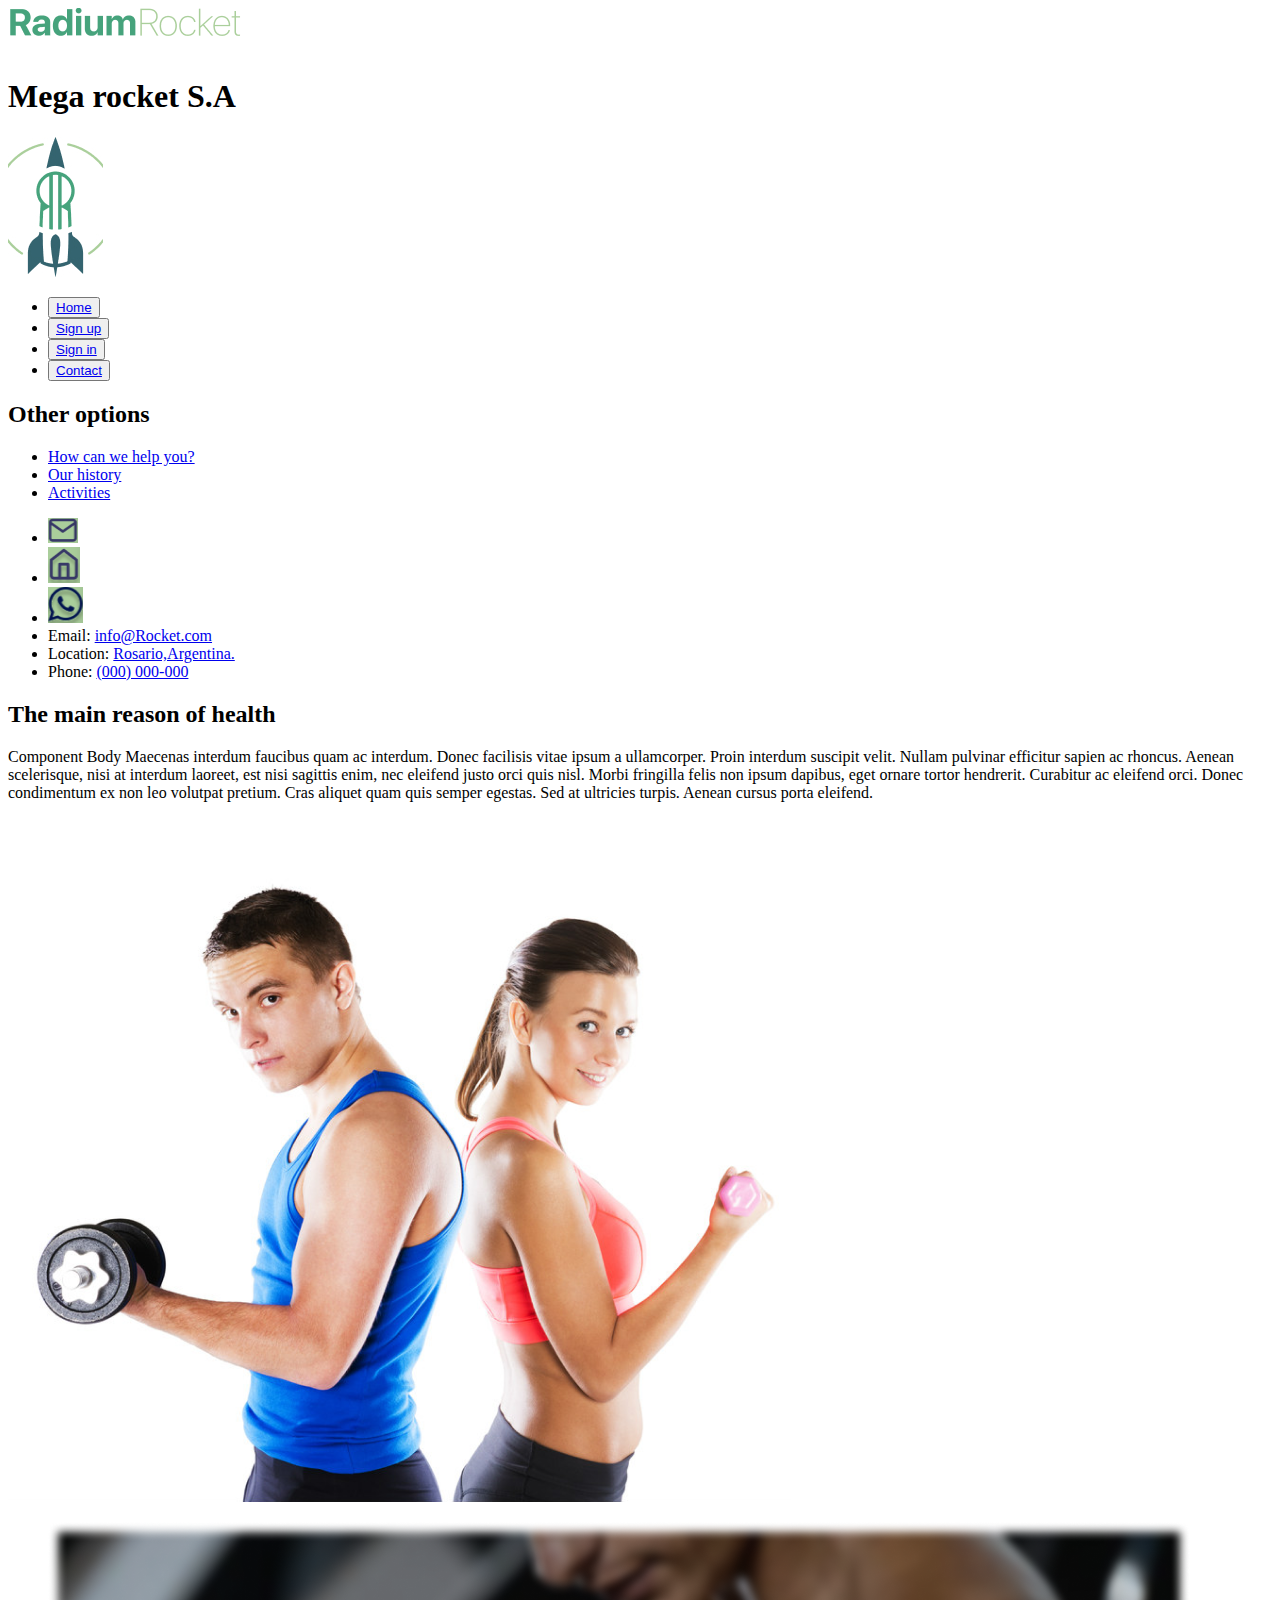
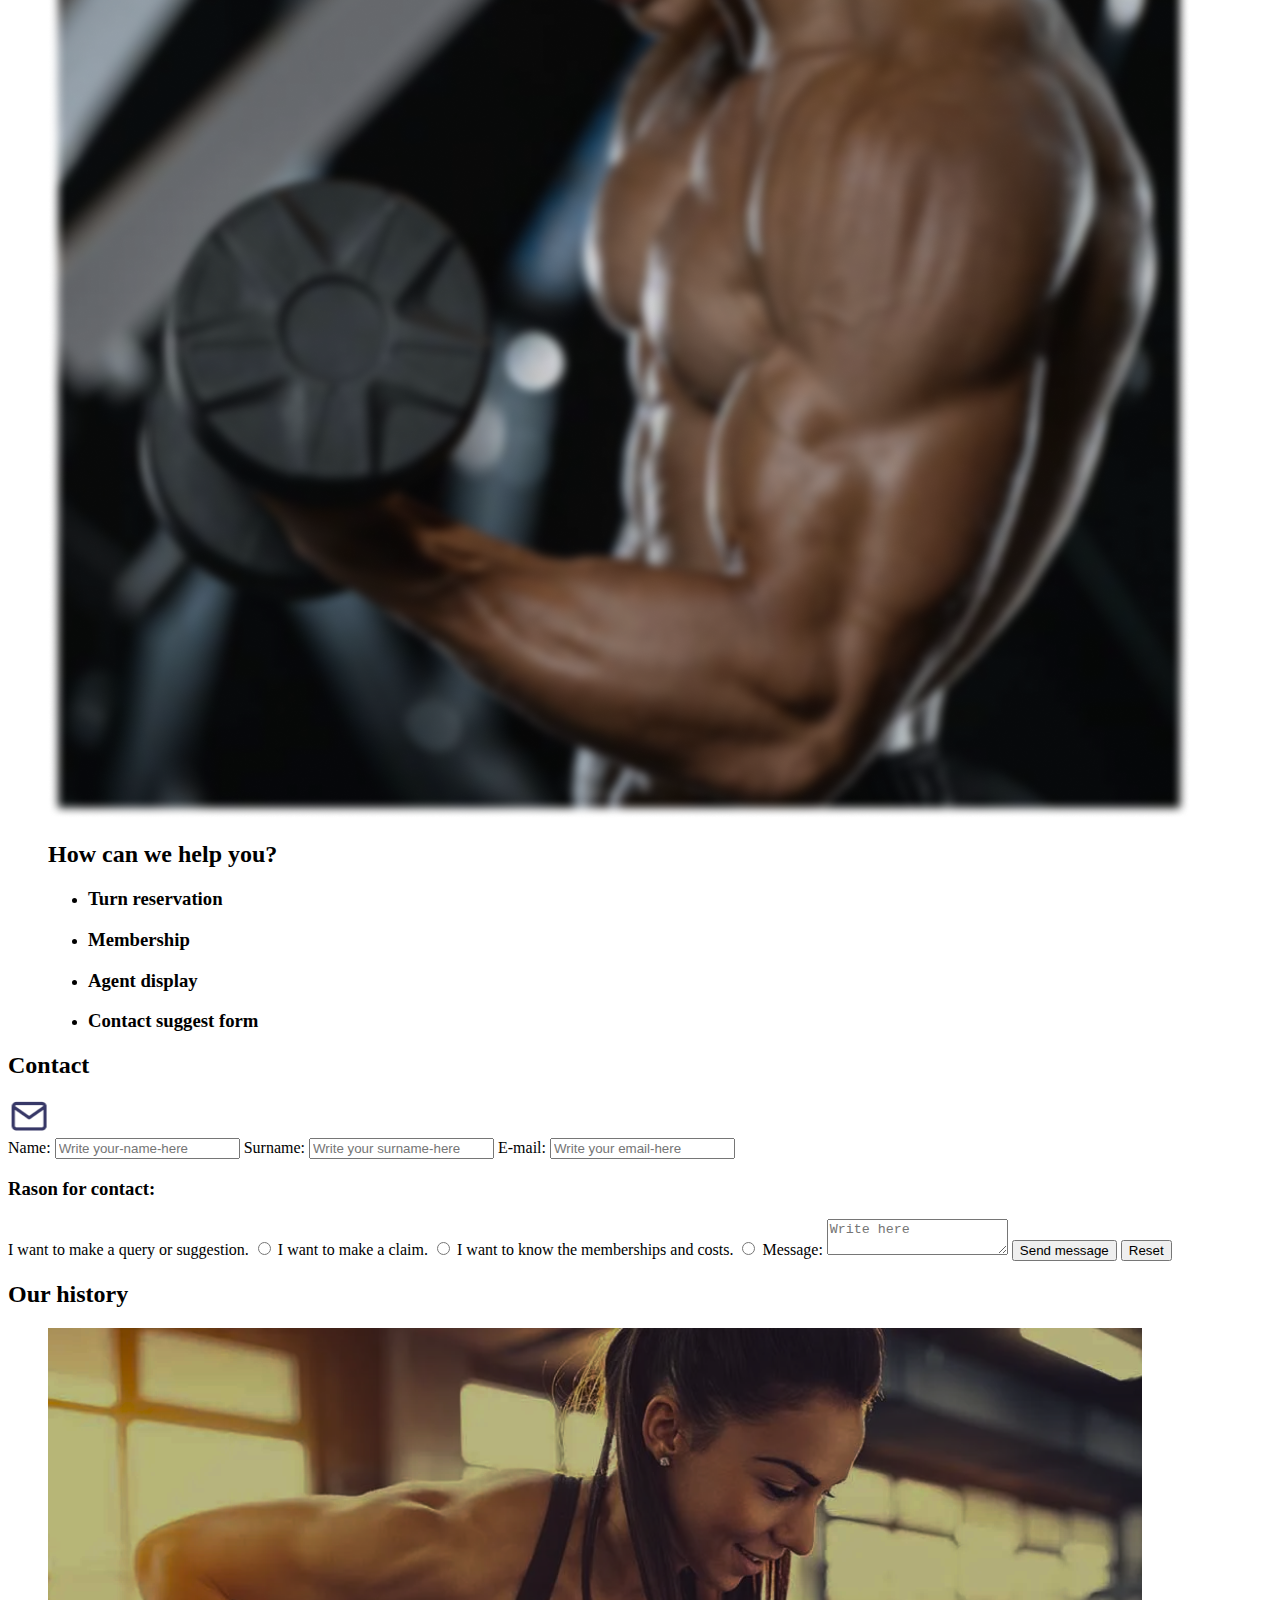
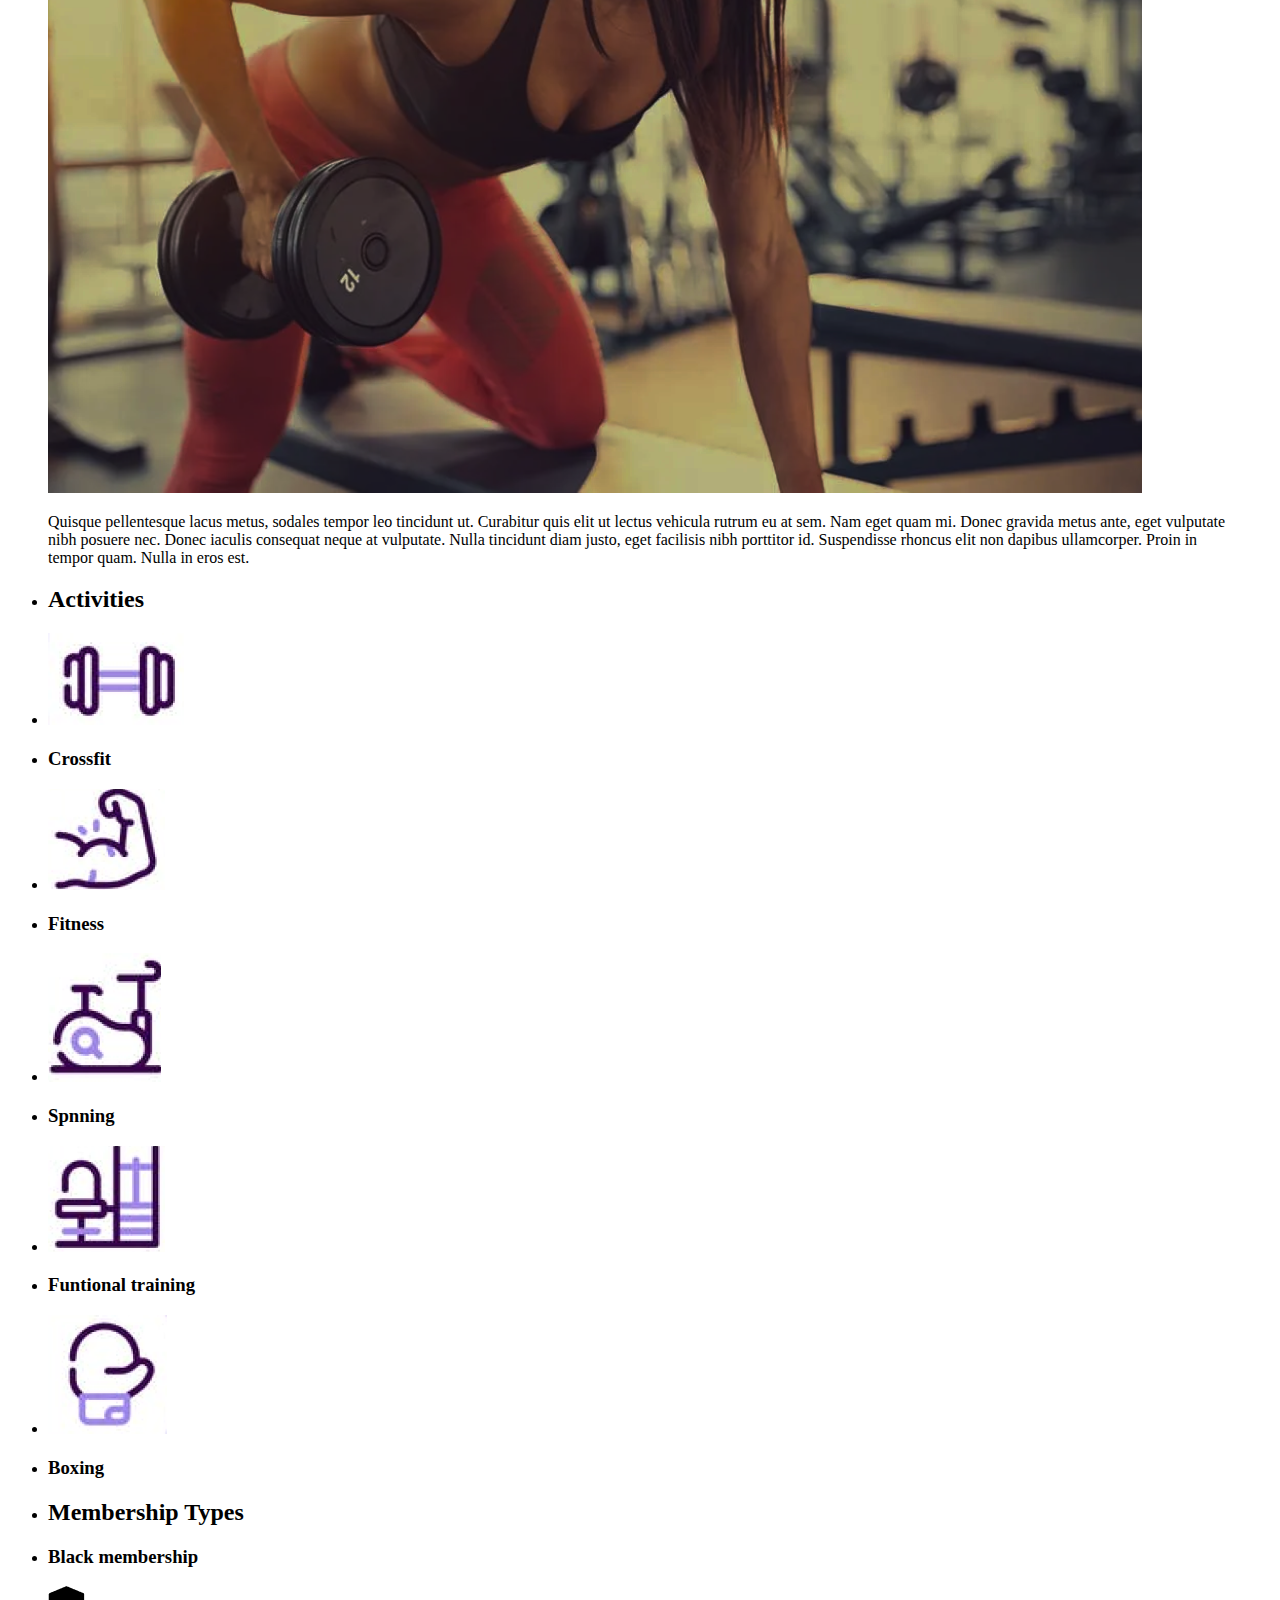
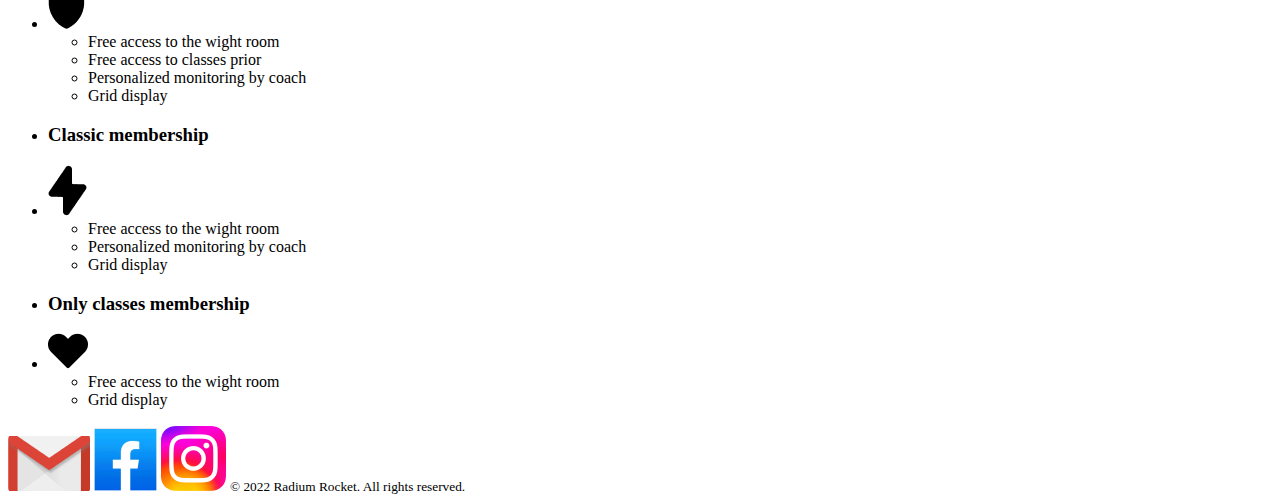
<file: Week-02/index.html>
<!DOCTYPE html>
<html lang="en">
	<head>
		<meta charset="UTF-8">
		<meta http-equiv="X-UA-Compatible" content="IE=edge">
		<meta name="viewport" content="width=device-width, initial-scale=1.0">
		<title>Mega rocket S.A</title>
	</head>
	<body>
		<header>
			<img src="img/radium-rocket-words.png" alt="radium rocket in words">
			<h1>Mega rocket S.A</h1>
			<a href="index.html"><img src="img/radium-rocket-logo.jpg" alt="radium rocket logo"></a>
		</header>
		<aside>
			<nav>
				<section id="primary-menu-side-bar">
					<ul>
						<li><button><a href="#top">Home</a></button></li>
						<li><button><a href="#">Sign up</a></button></li>
						<li><button><a href="#">Sign in</a></button></li>
						<li><button><a href="#contact-form">Contact</a></button></li>
					</ul>
				</section>
				<section id="secondary-menu-side-bar">
					<h2>Other options</h2>
					<ul>
						<li><a href="#how-can-we-help-you">How can we help you?</a></li>
						<li><a href="#our-history">Our history</a></li>
						<li><a href="#activities">Activities</a></li>
					</ul>
					<ul>
						<li><a href="http://www.gmail.com"target="_blank"><img src="img/mail.png" alt=letter></a></li>
						<li><a href="http://bit.ly/3ZmeagI"target="_blank"><img src="img/home.png" alt=home></a></li>
						<li><a href="https://web.whatsapp.com"target="_blank"><img src="img/wp.png"alt=phone></a></li>
						<li>Email: <a href="mailto:info@rocket.com"target="_blank">info@Rocket.com</a></li>
						<li>Location: <a href="http://bit.ly/3ZmeagI"target="_blank">Rosario,Argentina.</a></li>
						<li>Phone: <a href="https://web.whatsapp.com"target="_blank">(000) 000-000</a></li>
					</ul>
				</section>
			</nav>
		</aside>
		<main>
			<section id="main-reason">
				<h2>The main reason of health</h2>
				<p>
					Component Body Maecenas interdum faucibus quam ac interdum. Donec facilisis vitae ipsum a 
					ullamcorper. Proin interdum suscipit velit. Nullam pulvinar efficitur sapien ac rhoncus. 
					Aenean scelerisque, nisi at interdum laoreet, est nisi sagittis enim, nec eleifend justo orci 
					quis nisl. Morbi fringilla felis non ipsum dapibus, eget ornare tortor hendrerit. Curabitur ac 
					eleifend orci. Donec condimentum ex non leo volutpat pretium. Cras aliquet quam quis semper 
					egestas. Sed at ultricies turpis. Aenean cursus porta eleifend.
				</p>
				<img src="img/main-reason-img.png" alt="man and woman with dumbbell">
			</section>
			<section id="how-can-we-help-you">
				<figure>
					<img src="img/how-can-we-help-you-img.png" alt="muscular man with dumbbell">
					<h2>How can we help you?</h2>
					<ul>
						<li><h3>Turn reservation</h3></li>
						<li><h3>Membership</h3></li>
						<li><h3>Agent display</h3></li>
						<li><h3>Contact suggest form</h3></li>
					</ul>
				</figure>
			</section>
			<section id="contact-form">
				<h2>Contact</h2>
				<img src="img/contact-icon.png" alt="an envelope">
				<form>
					<label for="name">Name:</label>
					<input type="text" id="name" placeholder="Write your-name-here" name="name" required>
					<label for="surname">Surname:</label>
					<input type="text" id="surname" placeholder="Write your surname-here" name="surname" required>
					<label for="email">E-mail:</label>
					<input type="email" id="email" placeholder="Write your email-here" name="email" required>
					<h3>Rason for contact:</h3>
					<label for="text">I want to make a query or suggestion.</label>
					<input type="radio" name="reason-for-contact" value="query" required>
					<label for="text">I want to make a claim.</label>
					<input type="radio" name="reason-for-contact" value="claim" required>
					<label for="text">I want to know the memberships and costs.</label>
					<input type="radio" name="reason-for-contact" value="membership" required>
					<label for="message">Message:</label>
					<textarea id="message" name="message" placeholder="Write here" required></textarea>
					<button type="submit">Send message</button>
					<button type="reset">Reset</button>
				</form>
			</section>
			<section id="our-history">
				<h2>Our history</h2>
				<figure>
					<img src="img/our-history-img.png" alt="women training">
					<p>
						Quisque pellentesque lacus metus, sodales tempor leo tincidunt ut. Curabitur quis elit ut 
						lectus vehicula rutrum eu at sem. Nam eget quam mi. Donec gravida metus ante, eget vulputate 
						nibh posuere nec. Donec iaculis consequat neque at vulputate. Nulla tincidunt diam justo, eget 
						facilisis nibh porttitor id. Suspendisse rhoncus elit non dapibus ullamcorper. Proin in tempor 
						quam. Nulla in eros est.
					</p>
				</figure>
			</section>
			<div>
				<section id="activities">
					<ul>
						<li><h2>Activities</h2></li>
						<li><a href="#activities"><img src="img/crossfit-icon.png" alt="a dumbbell"></a></li>
						<li><h3>Crossfit</h3></li>
						<li><a href="#activities"><img src="img/fitness-icon.png" alt="muscular arm"></a></li>
						<li><h3>Fitness</h3></li>
						<li><a href="#activities"><img src="img/spining-icon.png" alt="exercise bike"></a></li>
						<li><h3>Spnning</h3></li>
						<li><a href="#activities"><img src="img/functional-icon.png" alt="gym machine"></a></li>
						<li><h3>Funtional training</h3></li>
						<li><a href="#activities"><img src="img/boxing-icon.png" alt="boxing gloves"></a></li>
						<li><h3>Boxing</h3>
					</ul>
				</section>
				<section id="membership">
					<ul>
						<li><h2>Membership Types</h2></li>
						<li><h3>Black membership</h3></li>
						<li><a href="#membership"><img src="img/black-membership-icon.png" alt="black shield"></a></li>
						<ul>
							<li>Free access to the wight room</li>
							<li>Free access to classes prior</li>
							<li>Personalized monitoring by coach</li>
							<li>Grid display</li>
						</ul>
						<li><h3>Classic membership</h3></li>
						<li><a href="#membership"><img src="img/classic-member.png" alt="black ray"></a></li>
						<ul>
							<li>Free access to the wight room</li>
							<li>Personalized monitoring by coach</li>
							<li>Grid display</li>
						</ul>
						<li><h3>Only classes membership</h3></li>
						<li><a href="#membership"><img src="img/classes-membership.png" alt="black heart"></a></li>
						<ul>
							<li>Free access to the wight room</li>
							<li>Grid display</li>
						</ul>
					</ul>
				</section>
			</div>
		</main>
		<footer>
			<a href="https://web.whatsapp.com" target="_blank"><img src="img/gmail-icon.png" alt="white phone"></a>
			<a href="https://www.facebook.com" target="_blank"><img src="img/facebook-icon.png" alt="white f"></a>
			<a href="https://www.instagram.com/" target="_blank"><img src="img/insta-icon.png" alt="camera"></a>
			<small>&copy; 2022 Radium Rocket. All rights reserved.</small>
		</footer>
	</body>
</html>
</file>
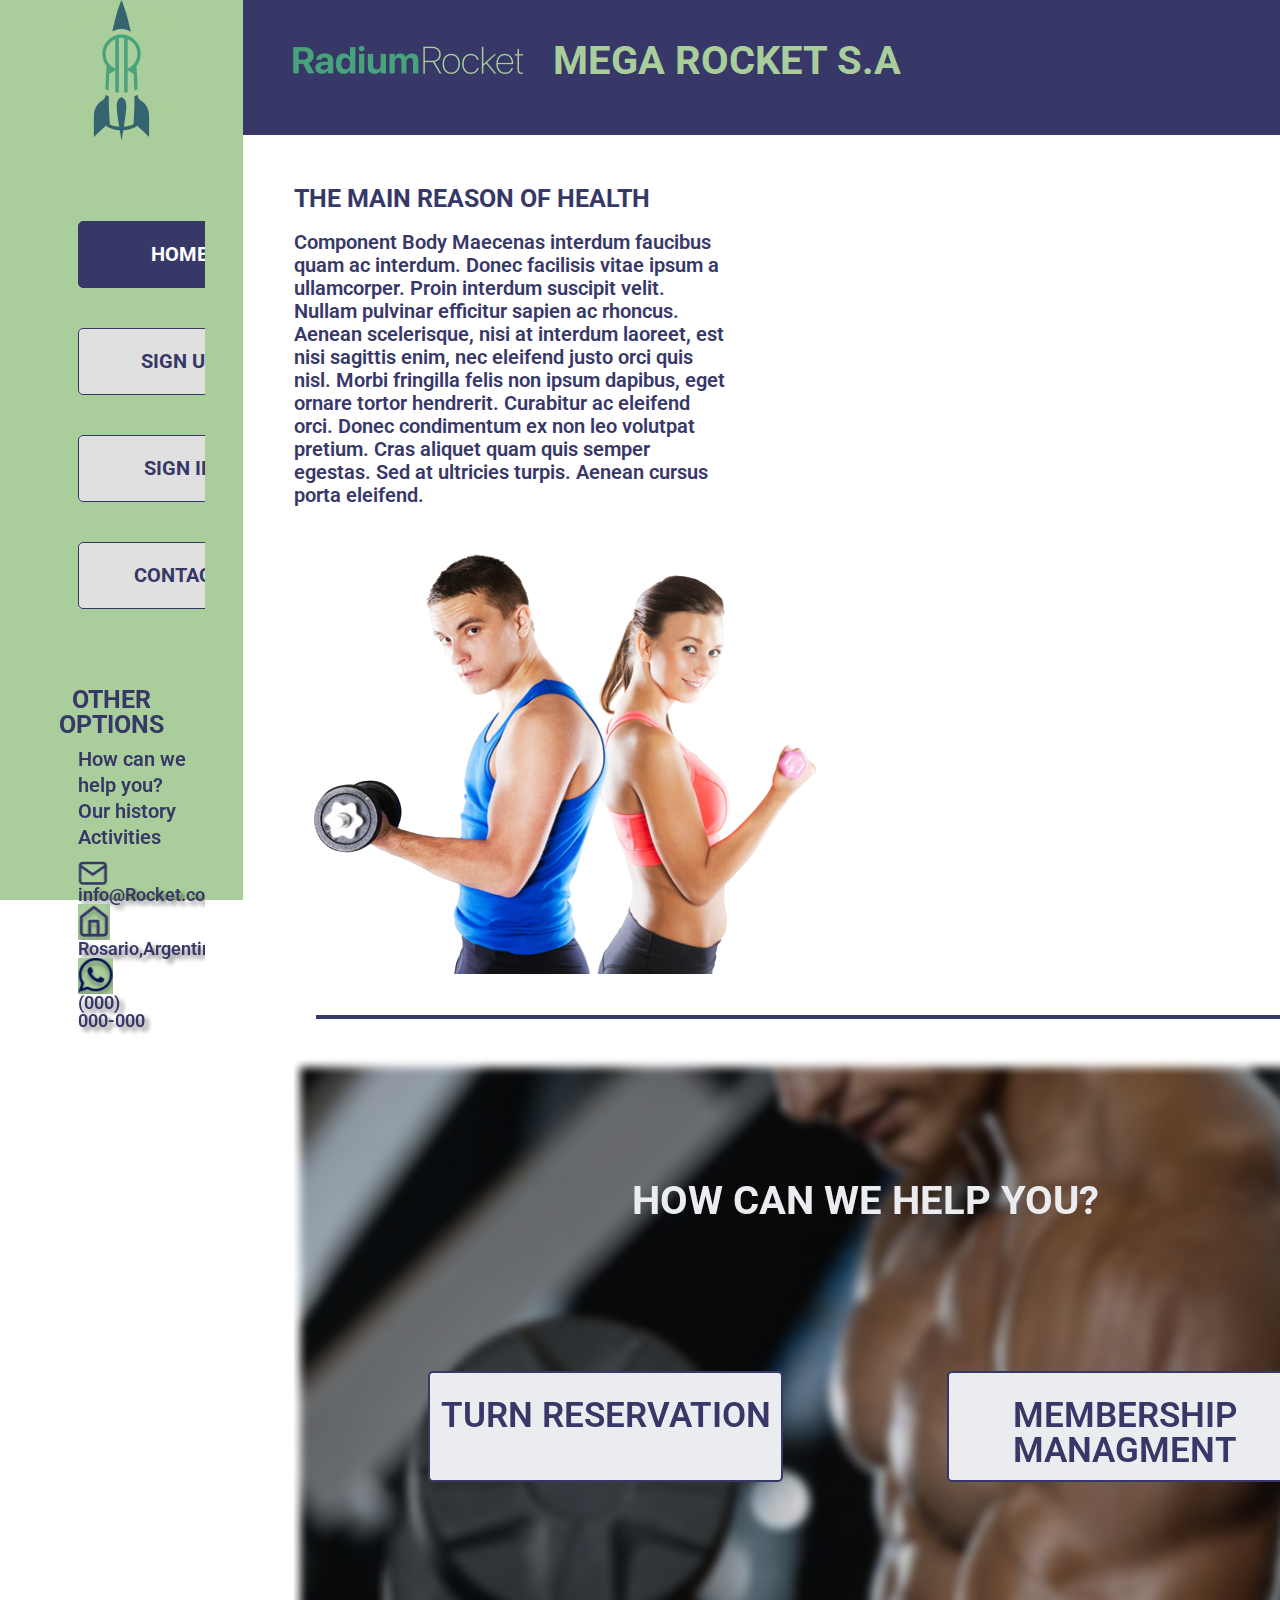
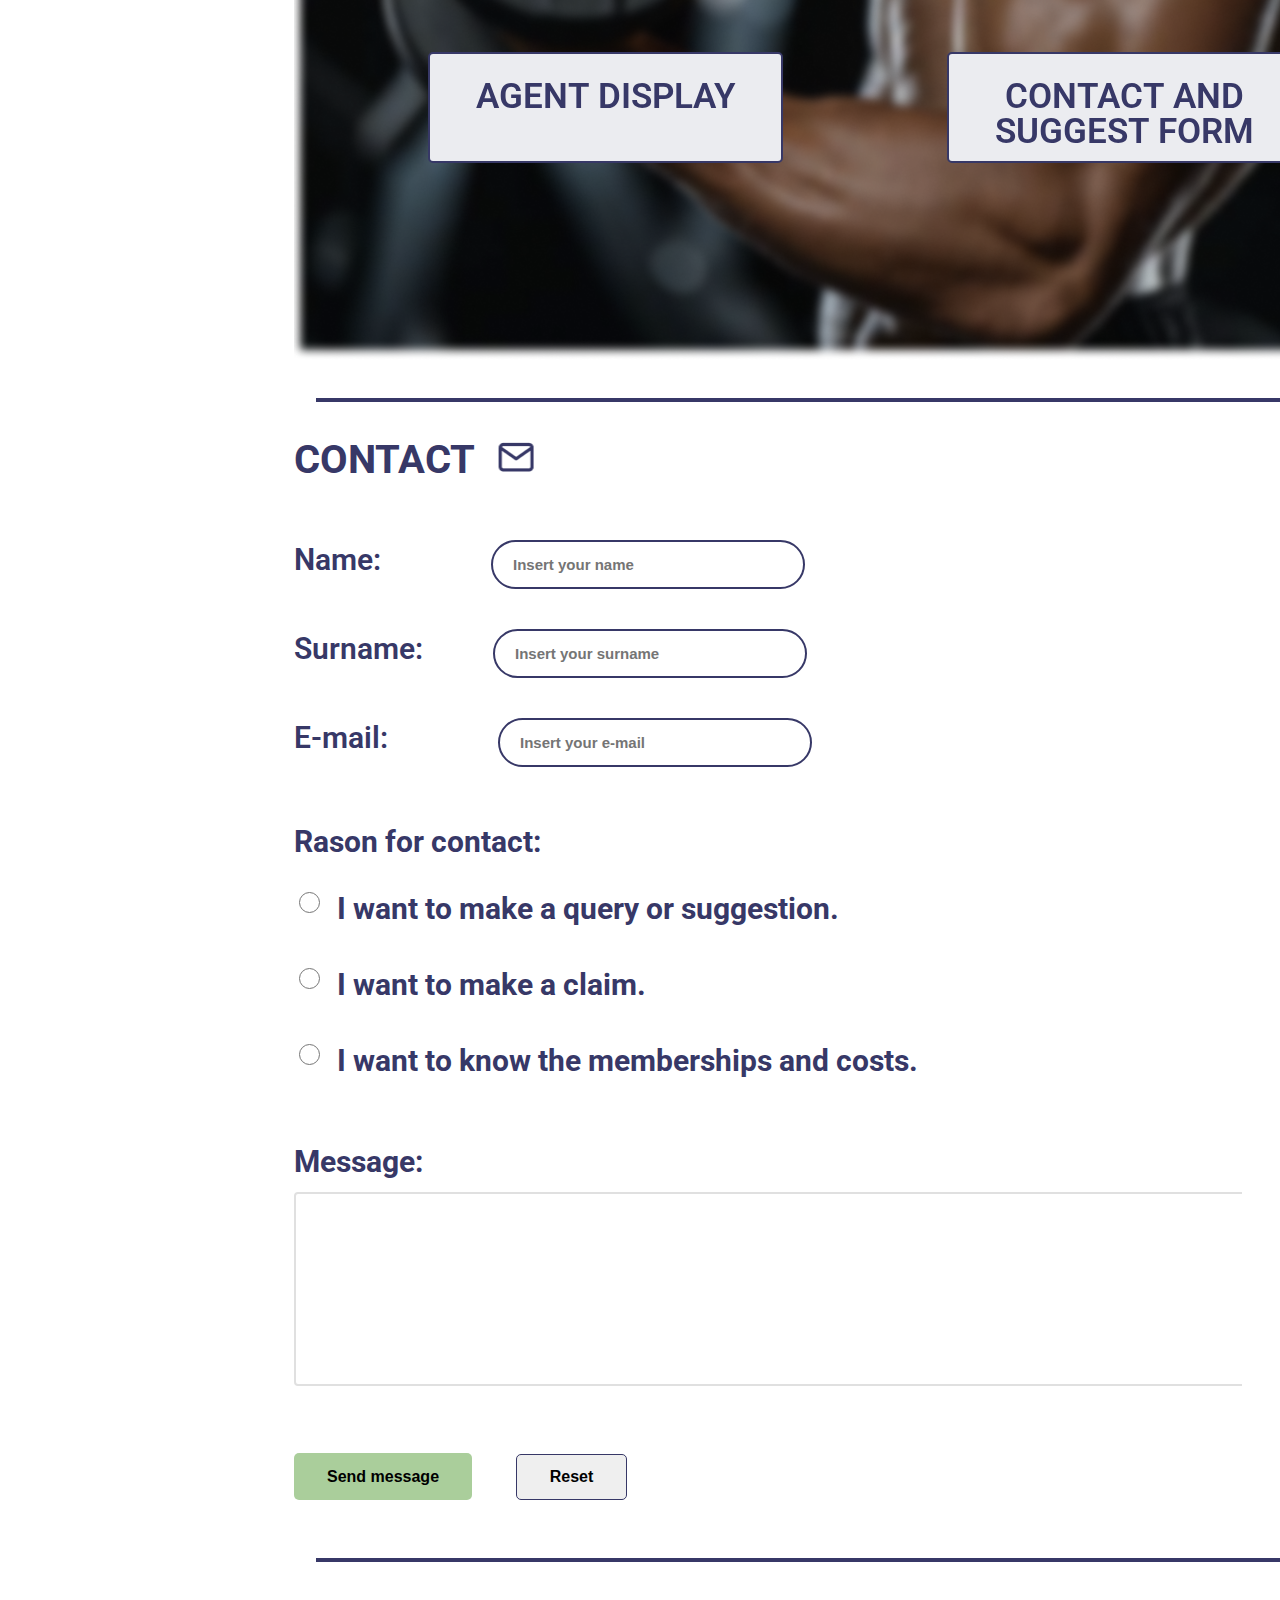
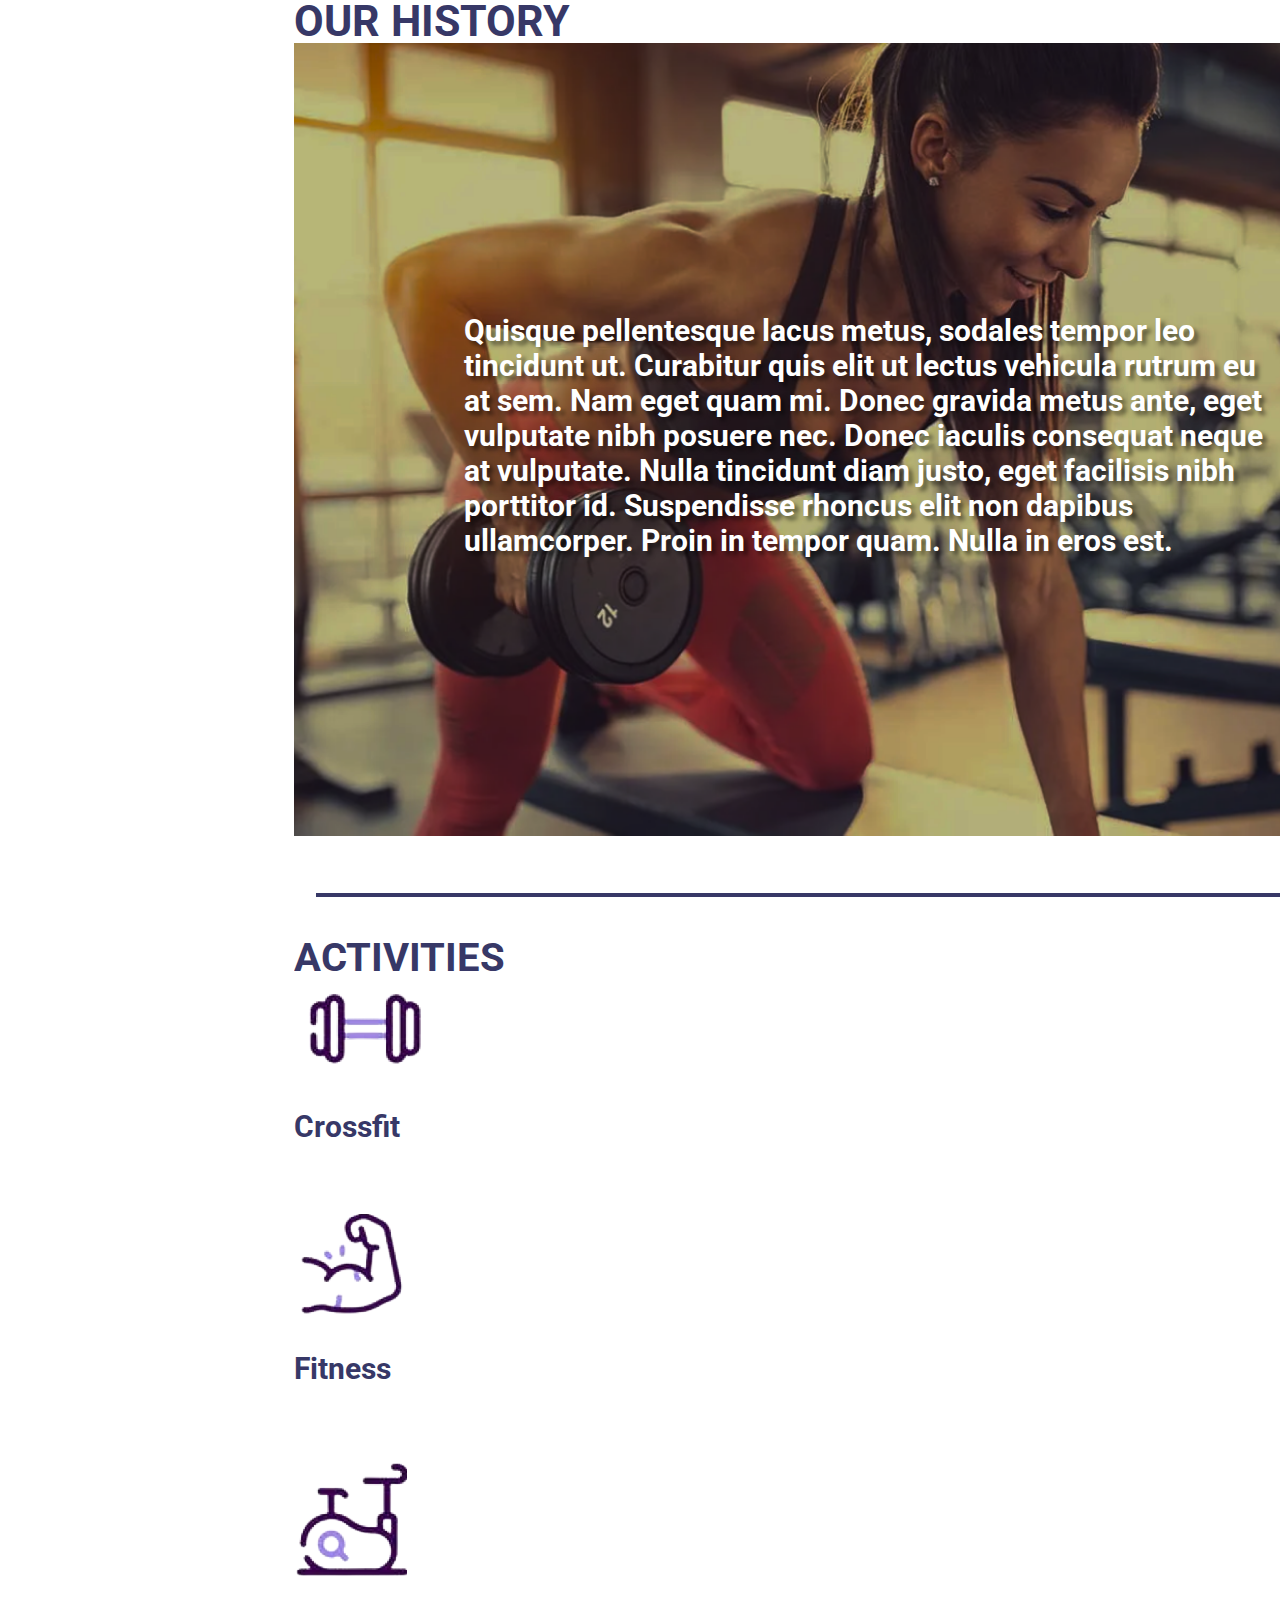
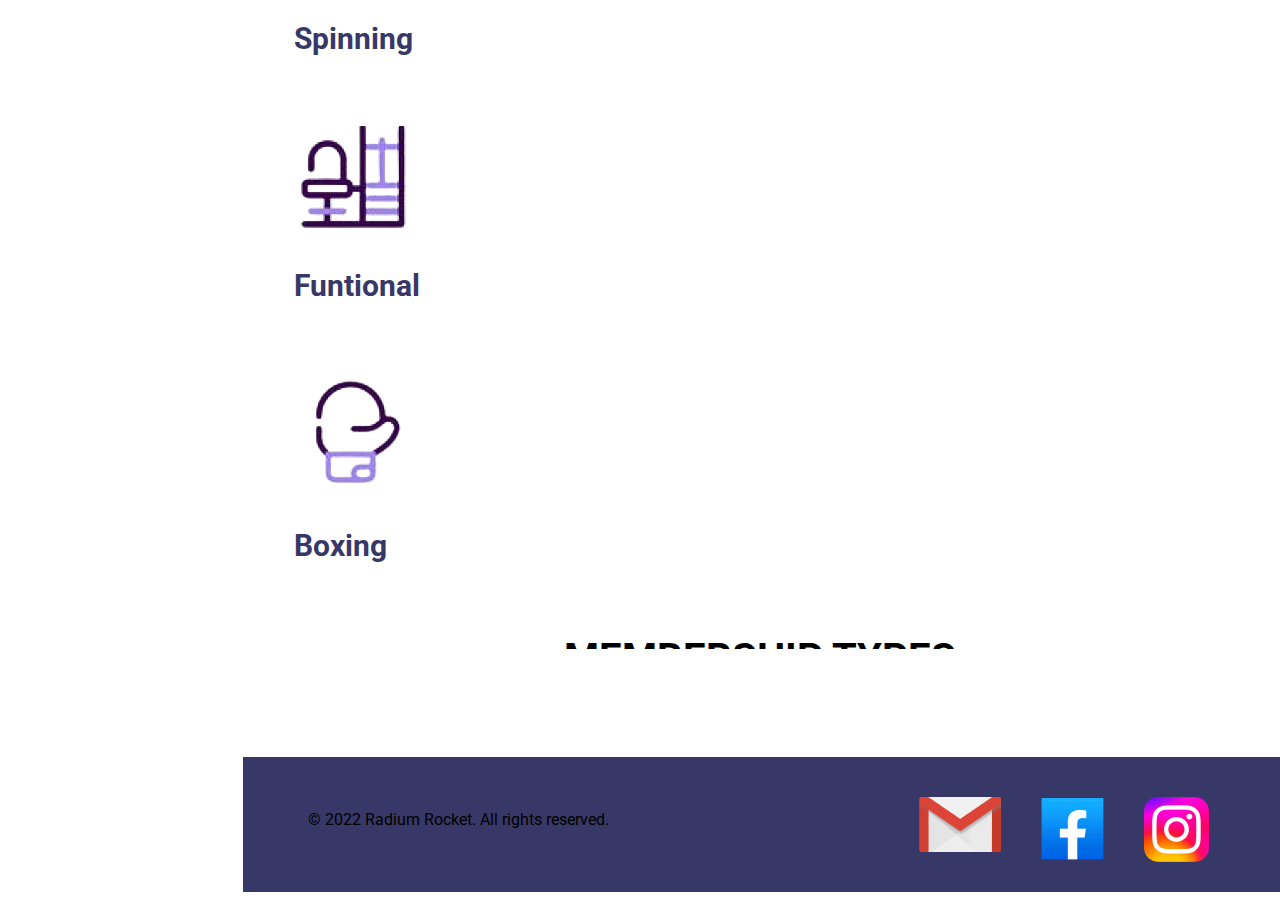
<file: Week-03/index.html>
<!DOCTYPE html>
<html lang="en">
	<head>
		<meta charset="UTF-8">
		<meta http-equiv="X-UA-Compatible" content="IE=edge">
		<meta name="viewport" content="width=device-width, initial-scale=1.0">
		<link rel="stylesheet" type="text/css" href="css/reset.css">
		<link rel="stylesheet" type="text/css" href="css/styles.css">
		<link href="https://fonts.googleapis.com/css2?family=Roboto:ital,wght@0,100;0,300;0,400;0,500;0,700;0,900;1,100
		;1,300;1,400;1,500;1,700;1,900&display=swap" rel="stylesheet">
		<title>Mega rocket S.A</title>
	</head>
	<body>
		<header>
			<img src="img/radium-rocket-words.png" alt="radium rocket in words">
			<h1>Mega rocket S.A</h1>
		</header>
		<aside>
    		<a href="index.html"><img class="rr-logo" src="img/radium-rocket-logo.png" alt="radium rocket logo"></a>
    		<nav>
				<section id="primary-menu-side-bar">
					<ul class="menu-nav">
						<li><a class="boton" href="#top">Home</a></li>
						<li><a href="#">Sign up</a></li>
						<li><a href="#">Sign in</a></li>
						<li><a href="#contact-form">Contact</a></li>
					</ul>
				</section>
			</nav>
			<section class="secondary-menu-side-bar">
				<h2 class="Other-options">Other options</h2>
				<ul class="other-opt-ul">
					<li><a href="#how-can-we-help-you">How can we help you?</a></li>
					<li><a href="#our-history">Our history</a></li>
					<li><a href="#activities">Activities</a></li>
				</ul>
				<ul class="social-links">
					<li><a href="http://www.gmail.com" target="_blank"><img src="img/mail.png" 
						alt=letter>info@Rocket.com</a></li>
					<li><a href="http://bit.ly/3ZmeagI" target="_blank"><img src="img/home.png" 
						alt=home>Rosario,Argentina.</li></a>
					<li><a href="tel:000000000" target="_blank"><img src="img/wp.png"alt=phone>(000) 000-000</li></a>
				</ul>
			</section>
		</aside>
		<main>
			<section id="main-reason">
				<div>
					<h2 class="title-main-reason">The main reason of health</h2>
					<p class="body-mecenas">
						Component Body Maecenas interdum faucibus quam ac interdum. Donec facilisis vitae ipsum a 
						ullamcorper. Proin interdum suscipit velit. Nullam pulvinar efficitur sapien ac rhoncus. 
						Aenean scelerisque, nisi at interdum laoreet, est nisi sagittis enim, nec eleifend justo orci 
						quis nisl. Morbi fringilla felis non ipsum dapibus, eget ornare tortor hendrerit. Curabitur ac 
						eleifend orci. Donec condimentum ex non leo volutpat pretium. Cras aliquet quam quis semper 
						egestas. Sed at ultricies turpis. Aenean cursus porta eleifend.
					</p>
					<img src="img/main-reason-img.png" alt="man and woman with dumbbell">
				</div>
			</section>
			<div class="separation"></div>
				<section id="how-can-we-help-you">
					<img src="img/how-can-we-help-you-img.png" alt="muscular man with dumbbell">
					<h2>How can we help you?</h2>
					<ul class="sub-titles">
						<li><h3>Turn reservation</h3></li>
						<li><h3>Membership managment</h3></li>
						<li><h3>Agent display</h3></li>
						<li><h3>Contact and suggest form</h3></li>
					</ul>
				</section>
			<div class="separation"></div>
			<section id="contact-form">
				<div class="title-section-contact">
					<h2>Contact</h2>
					<img src="img/contact-icon.png" alt="an envelope">
				</div>
				<form class="all-form">
					<label class="form-label" for="name">Name:<input type="text" id="name" 
					placeholder="Insert your name" name="name" required></label>
					<label class="form-label" for="surname">Surname:<input type="text" 
					id="surname" placeholder="Insert your surname" name="surname" required></label>
					<label class="form-label" for="email">E-mail:<input type="email" id="email" 
					placeholder="Insert your e-mail" name="email" required></label>
					<h3>Rason for contact:</h3>
					<div class="options-form">
						<input type="radio" id="query" name="reason-for-contact" value="query" required>
						<label for="query">I want to make a query or suggestion.</label>
					</div>
					<div class="options-form">
						<input type="radio" id="claim" name="reason-for-contact" value="claim" required>
						<label for="claim" id="surname">I want to make a claim.</label>
					</div>
					<div class="options-form">
						<input type="radio" id="memberships" name="reason-for-contact" value="memberships" required>
						<label for="memberships">I want to know the memberships and costs.</label>
					</div>
					<label class="message" for="message">Message:</label>
					<textarea id="message" name="message" cols="105" rows="10" 
					placeholder="Write here" required>
					</textarea>
					<input type="submit" value="Send message"></input>
					<input type="reset" value="Reset"></input>
				</form>
			</section>
			<div class="separation"></div>
			<section id="our-history">
				<h2>Our history</h2>
					<img src="img/our-history-img.png" alt="women training">
					<p>
						Quisque pellentesque lacus metus, sodales tempor leo tincidunt ut. Curabitur quis elit ut 
						lectus vehicula rutrum eu at sem. Nam eget quam mi. Donec gravida metus ante, eget vulputate 
						nibh posuere nec. Donec iaculis consequat neque at vulputate. Nulla tincidunt diam justo, eget 
						facilisis nibh porttitor id. Suspendisse rhoncus elit non dapibus ullamcorper. Proin in tempor 
						quam. Nulla in eros est.
					</p>
			</section>
			<div class="separation"></div>
			<section class="activities-memberships">
				<article id="activities">
					<h2>Activities</h2>
					<ul>
						<li><a href="#activities"><img src="img/crossfit-icon.png" alt="a dumbbell"></a></li>
						<li class="sub-titles-activities"><p>Crossfit</p></li>
						<li><a href="#activities"><img src="img/fitness-icon.png" alt="muscular arm"></a></li>
						<li class="sub-titles-activities"><p>Fitness</p></li>
						<li><a href="#activities"><img src="img/spining-icon.png" alt="exercise bike"></a></li>
						<li class="sub-titles-activities"><p>Spinning</p></li>
						<li><a href="#activities"><img src="img/functional-icon.png" alt="gym machine"></a></li>
						<li class="sub-titles-activities"><p>Funtional</p></li>
						<li><a href="#activities"><img src="img/boxing-icon.png" alt="boxing gloves"></a></li>
						<li class="sub-titles-activities"><p>Boxing</p></li>
					</ul>
				</article>
				<article id="membership">
					<h2>Membership Types</h2>
					<ul>
						<li><img src="img/black-membership-icon.png" alt="black shield"></li>
						<li>Black membership</li>
						<ul class="small-list">
							<li>Free access to the weight room</li>
							<li>Free access to classes prior</li>
							<li>Personalized monitoring by coach</li>
							<li>Grid display</li>
						</ul>
						<li><img src="img/classic-member.png" alt="black ray"></li>
						<li>Classic membership</li>
						<ul class="small-list">
							<li>Free access to the weight room</li>
							<li>Personalized monitoring by coach</li>
							<li>Grid display</li>
						</ul>
						<li><img src="img/classes-membership.png" alt="black heart"></li>
						<li class="title-list-class">Only classes membership</li>
						<ul class="small-list">
							<li>Free access to the weight room</li>
							<li>Grid display</li>
						</ul>
					</ul>
				</article>
			</section>
		</main>
		<footer>
			<a href="https://www.instagram.com/" target="_blank"><img src="img/insta-icon.png" alt="camera"></a>
			<a href="https://www.facebook.com" target="_blank"><img src="img/facebook-icon.png" alt="white f"></a>
			<a href="https://web.whatsapp.com" target="_blank"><img src="img/gmail-icon.png" alt="white phone"></a>
			<small>&copy; 2022 Radium Rocket. All rights reserved.</small>
		</footer>
	</body>
</html>
</file>
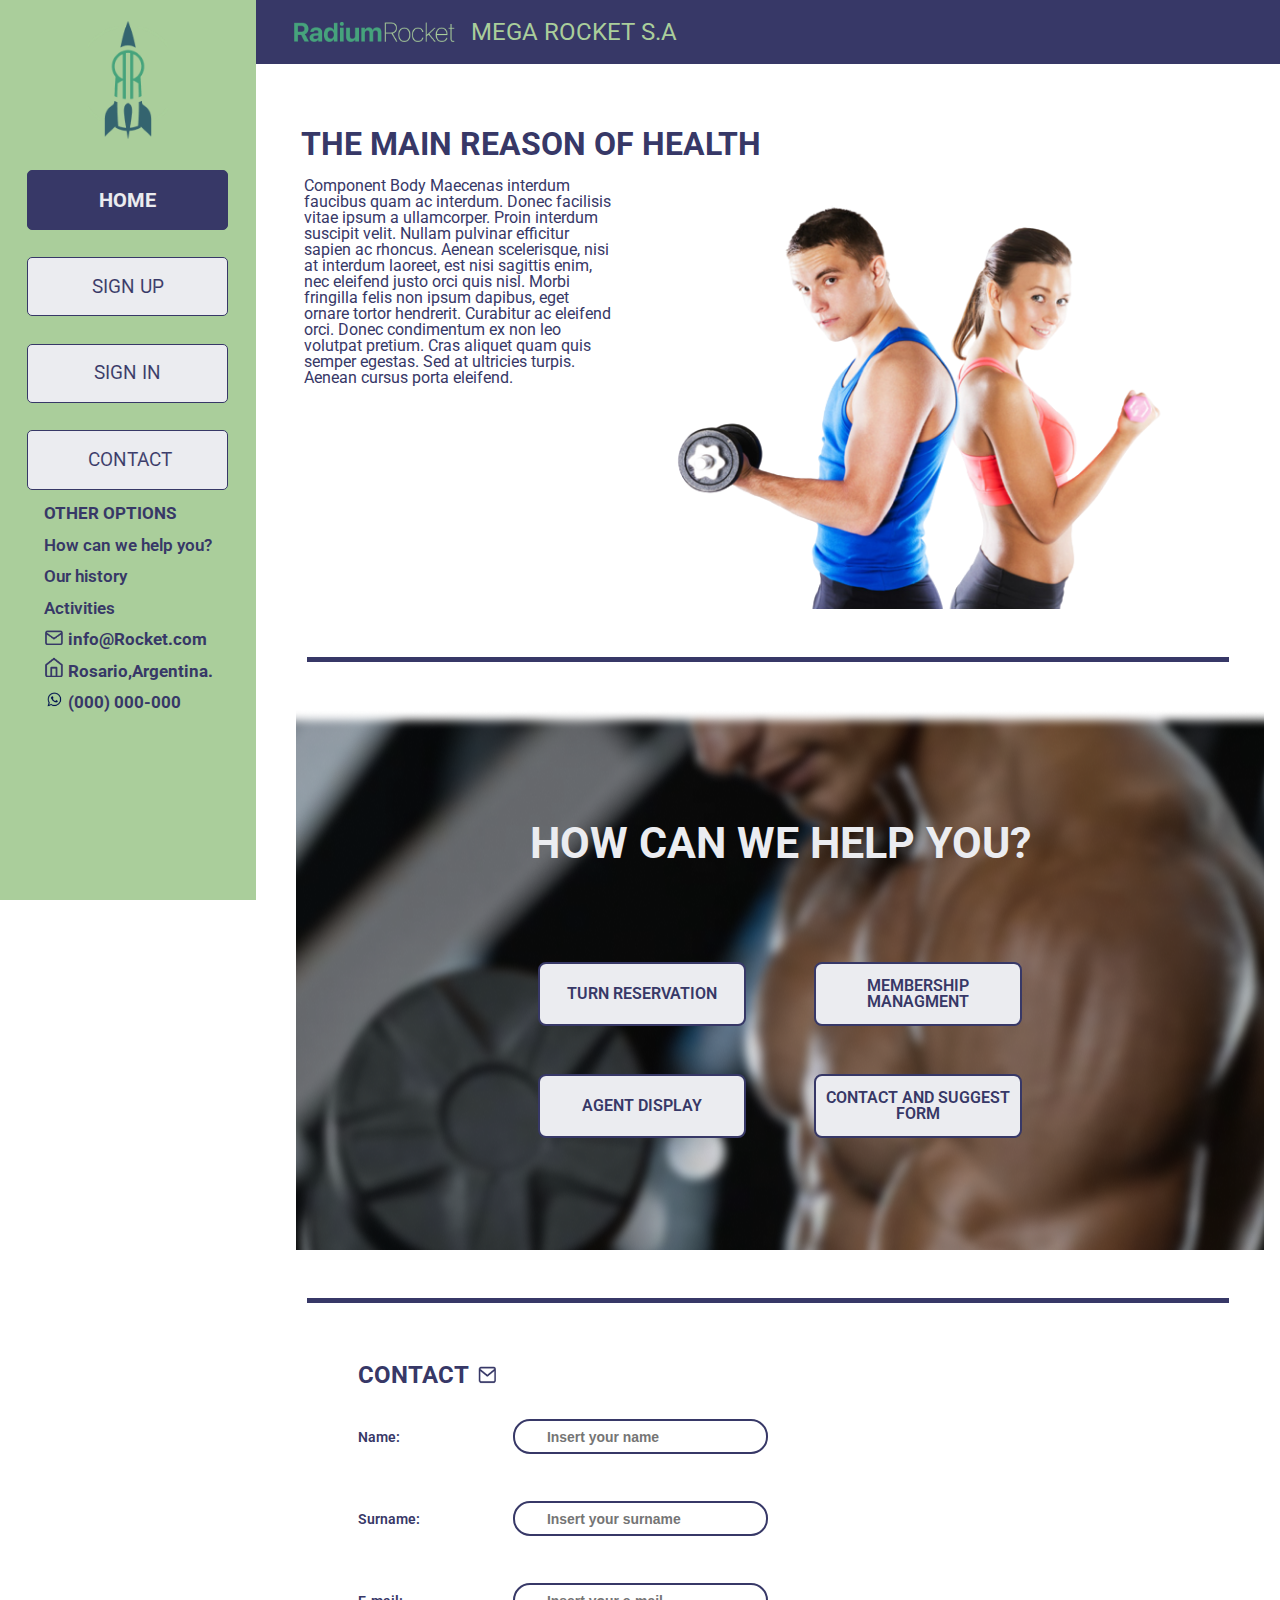
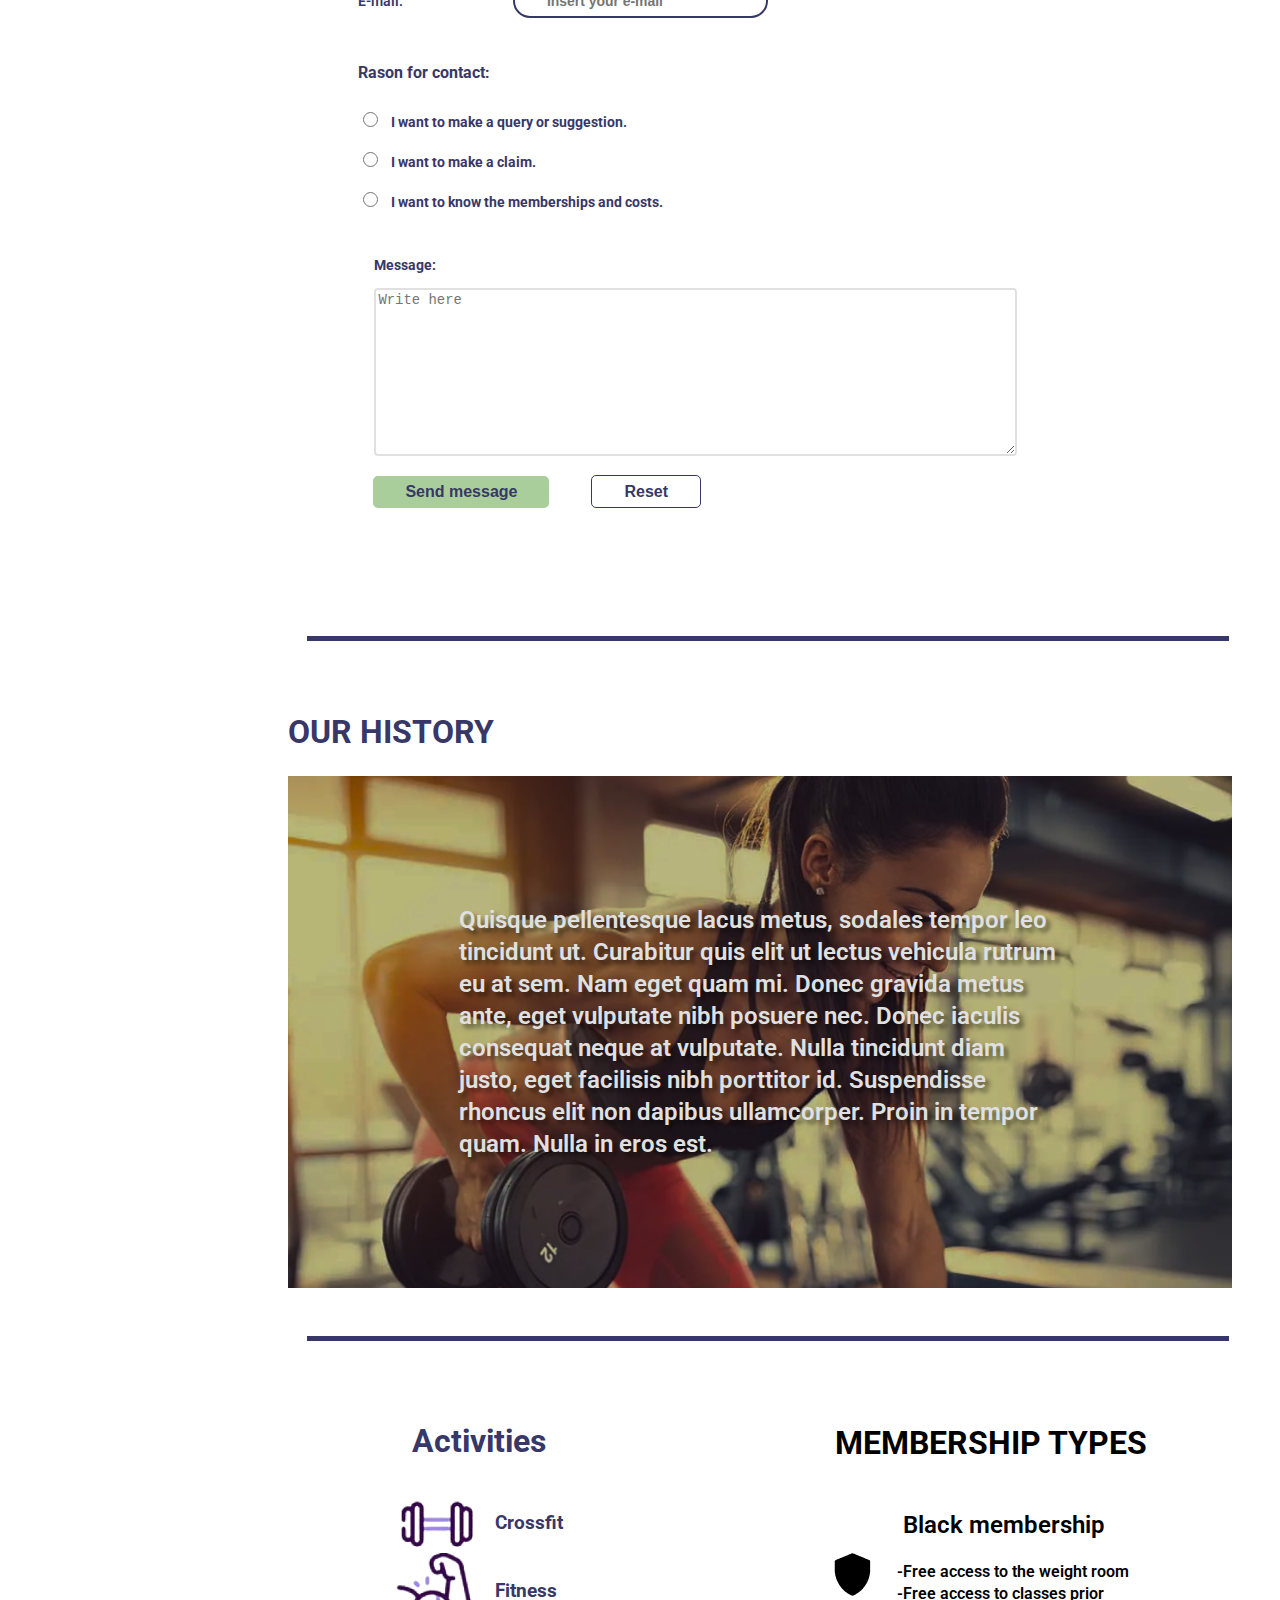
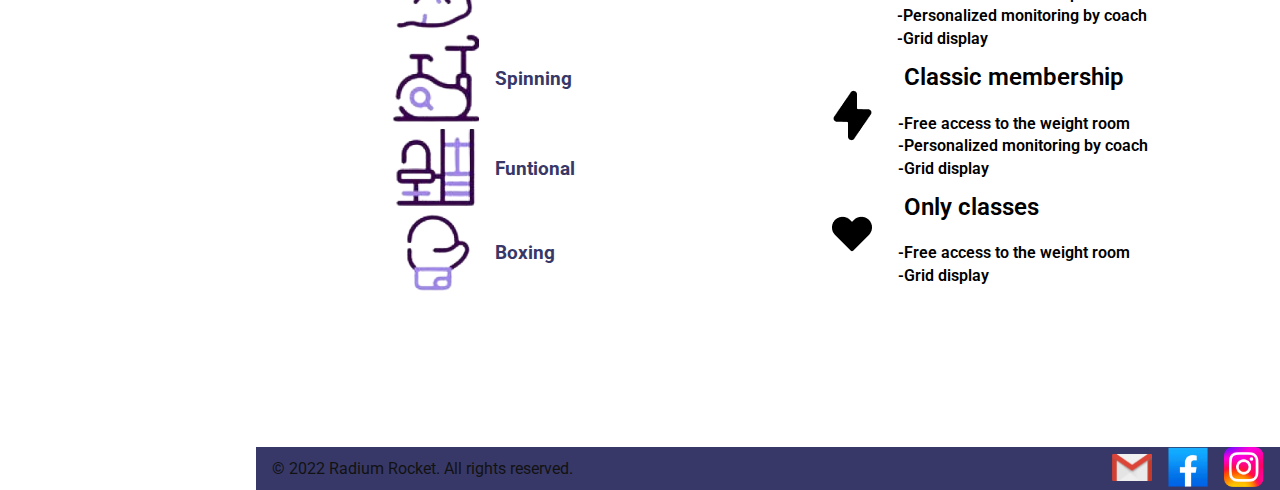
<file: Week-04/index.html>
<!DOCTYPE html>
<html lang="en">
	<head>
		<meta charset="UTF-8">
		<meta http-equiv="X-UA-Compatible" content="IE=edge">
		<meta name="viewport" content="width=device-width, initial-scale=1.0">
		<link rel="stylesheet" type="text/css" href="css/reset.css">
		<link rel="stylesheet" type="text/css" href="css/styles.css">
		<link rel="stylesheet" type="text/css" href="css/header.css">
		<link rel="stylesheet" type="text/css" href="css/aside.css">
		<link rel="stylesheet" type="text/css" href="css/main.css">
		<link rel="stylesheet" type="text/css" href="css/footer.css">
		<link href="https://fonts.googleapis.com/css2?family=Roboto:ital,wght@0,100;0,300;0,400;0,500;0,700;0,900;1,100
		;1,300;1,400;1,500;1,700;1,900&display=swap" rel="stylesheet">
		<title>Mega rocket S.A</title>
	</head>
	<body>
		<aside>
			<img class="burger-menu" src="./img/burger-menu.png" alt="vectors">
			<a class="rr-logo" href="index.html"><img src="img/radium-rocket-logo.png" alt="radium rocket logo"></a>
			<h3 class="title-side-mobile">Mega rocket s.a</h3>
			<div class="social-nav-img">
				<a href="https://www.gmail.com" target="_blank"><img src="img/gmail-icon.png" alt="white phone"></a>
				<a href="https://www.instagram.com/" target="_blank"><img src="img/insta-icon.png" alt="camera"></a>
				<a href="https://www.facebook.com" target="_blank"><img src="img/facebook-icon.png" alt="white f"></a>
			</div>
			<nav>
				<ul class="menu-nav">
					<li><a class="menu-nav-a" href="#top">Home</a></li>
					<li><a class="menu-nav-a" href="#">Sign up</a></li>
					<li><a class="menu-nav-a" href="#">Sign in</a></li>
					<li><a class="menu-nav-a" href="#contact-form">Contact</a></li>
				</ul>
			</nav>
			<section class="secondary-menu-side-bar">
				<h2 class="other-options">Other options</h2>
				<ul class="other-opt-ul">
					<li><a href="#how-can-we-help-you">How can we help you?</a></li>
					<li><a href="#our-history">Our history</a></li>
					<li><a href="#activities">Activities</a></li>
				</ul>
			</section>
			<ul class="social-links">
				<li><a class="social-links-a" href="http://www.gmail.com" target="_blank"><img class="sidebar-images" 
					src="img/mail.png" 
					alt=letter>info@Rocket.com</a></li>
				<li><a class="social-links-a" href="http://bit.ly/3ZmeagI" target="_blank"><img class="sidebar-images" 
					src="img/home.png" 
					alt=home>Rosario,Argentina.</li></a>
				<li><a class="social-links-a" href="tel:000000000" target="_blank"><img class="sidebar-images" 
					src="img/wp.png"alt=phone>(000) 000-000</li></a>
			</ul>
		</aside>
		<div class="main-contain">
			<header>
				<img class="burger-header" src="./img/burger-menu.png" alt="vectors">
				<img class="words-rr" src="img/radium-rocket-words.png" alt="radium rocket in words">
				<h1>Mega rocket S.A</h1>
			</header>
			<main>
				<section id="main-reason" class="conteiner-section-1">
					<h2 class="title-main-reason">The main reason of health</h2>
					<p class="body-mecenas">
						Component Body Maecenas interdum faucibus quam ac interdum. Donec facilisis vitae ipsum a 
						ullamcorper. Proin interdum suscipit velit. Nullam pulvinar efficitur sapien ac rhoncus. 
						Aenean scelerisque, nisi at interdum laoreet, est nisi sagittis enim, nec eleifend justo 
						orci quis nisl. Morbi fringilla felis non ipsum dapibus, eget ornare tortor hendrerit. 
						Curabitur ac eleifend orci. Donec condimentum ex non leo volutpat pretium. Cras aliquet 
						quam quis semper egestas. Sed at ultricies turpis. Aenean cursus porta eleifend.
					</p>
					<img src="img/main-reason-img.png" alt="man and woman with dumbbell">
				</section>
				<div class="separation"></div>
				<section id="how-can-we-help-you" class="how-can-we-help-you">
					<img src="img/how-can-we-help-you-img.png" alt="muscular man with dumbbell">
					<h2>How can we help you?</h2>
					<div class="false-buttom-contain">
						<ul class="sub-titles">
							<li><h3>Turn reservation</h3></li>
							<li><h3>Membership managment</h3></li>
							<li><h3>Agent display</h3></li>
							<li><h3>Contact and suggest form</h3></li>
						</ul>
					</div>
				</section>
				<div class="separation"></div>
				<section id="contact-form" class="contact-form">
					<div class="title-image">
						<h2>Contact</h2>
						<img src="img/contact-icon.png" alt="an envelope">
					</div>
					<form class="all-form">
						<label class="form-label" for="name">Name:<input type="text" id="name" 
						placeholder="Insert your name" name="name" required></label>
						<label class="form-label" for="surname">Surname:<input type="text" 
						id="surname" placeholder="Insert your surname" name="surname" required></label>
						<label class="form-label" for="email">E-mail:<input type="email" id="email" 
						placeholder="Insert your e-mail" name="email" required></label>
						<h3>Rason for contact:</h3>
						<div class="options-form">
							<input type="radio" id="query" name="reason-for-contact" value="query" required>
							<label for="query">I want to make a query or suggestion.</label>
						</div>
						<div class="options-form">
							<input type="radio" id="claim" name="reason-for-contact" value="claim" required>
							<label for="claim" id="surname">I want to make a claim.</label>
						</div>
						<div class="options-form">
							<input type="radio" id="memberships" name="reason-for-contact" value="memberships"required>
							<label for="memberships">I want to know the memberships and costs.</label>
						</div>
						<div class="text-area">
							<label class="message" for="message">Message:</label>
							<textarea id="message" name="message" cols="105" rows="10" 
							placeholder="Write here" required></textarea>
						</div>
						<div class="send-submit">
							<input type="submit" value="Send message"></input>
							<input type="reset" value="Reset"></input>
						</div>
					</form>
				</section>
				<div class="separation"></div>
				<section id="our-history" class="our-history">
					<h2>Our history</h2>
					<p>
						Quisque pellentesque lacus metus, sodales tempor leo tincidunt ut. Curabitur 
						quis elit ut lectus vehicula rutrum eu at sem. Nam eget quam mi. Donec gravida 
						metus ante, eget vulputate nibh posuere nec. Donec iaculis consequat neque at 
						vulputate. Nulla tincidunt diam justo, eget facilisis nibh porttitor id. Suspendisse 
						rhoncus elit non dapibus ullamcorper. Proin in tempor quam. Nulla in eros est.
					</p>
				</section>
				<div class="separation"></div>
				<div class="activities-conteiner">
					<article id="activities" class="activities-article">
						<h2 class="activities">Activities</h2>
						<ul class="tablet-resolution-activities">
							<li><img class="activities-img" src="img/crossfit-icon.png" alt="a dumbbell">Crossfit</li>
							<li><img class="activities-img" src="img/fitness-icon.png" alt="muscular arm">Fitness</li>
							<li><img class="activities-img" src="img/spining-icon.png" alt="exercise bike">Spinning</li>
							<li><img class="activities-img" src="img/functional-icon.png" alt="gym machine">Funtional</li>
							<li><img class="activities-img" src="img/boxing-icon.png" alt="boxing gloves">Boxing</li>
						</ul>
					</article>
					<article id="membership" class="membership-article">
						<h2 class="article-membership-h2">Membership Types</h2>
						<ul class="container-membership">
							<li class="types-memberships-list">
								<div class="conteiner-img-classes">
									<img src="img/black-membership-icon.png" alt="black shield">
								</div>
								<ul class="small-list">
									<li>Black membership</li>
									<li>Free access to the weight room</li>
									<li>Free access to classes prior</li>
									<li>Personalized monitoring by coach</li>
									<li>Grid display</li>
								</ul>
							</li>
							<li class="types-memberships-list">
								<div class="conteiner-img-classes">
									<img src="img/classic-member.png" alt="black ray">
								</div>
								<ul class="small-list">
									<li>Classic membership</li>
									<li>Free access to the weight room</li>
									<li>Personalized monitoring by coach</li>
									<li>Grid display</li>
								</ul>
							</li>
							<li class="types-memberships-list">
								<div class="conteiner-img-classes">
									<img src="img/classes-membership.png" alt="black heart">
								</div>
								<ul class="small-list">
									<li>Only classes</li>
									<li>Free access to the weight room</li>
									<li>Grid display</li>
								</ul>
							</li>
						</ul>
					</article>
				</div>
			</main>
			<footer>
				<div class="social-images">
					<a href="https://www.instagram.com/" target="_blank"><img src="img/insta-icon.png" alt="camera"></a>
					<a href="https://www.facebook.com" target="_blank"><img src="img/facebook-icon.png" alt="white f"></a>
					<a href="https://www.gmail.com" target="_blank"><img src="img/gmail-icon.png" alt="white phone"></a>
				</div>
				<small>&copy; 2022 Radium Rocket. All rights reserved.</small>
			</footer>
		</div>
	</body>
</html>
</file>
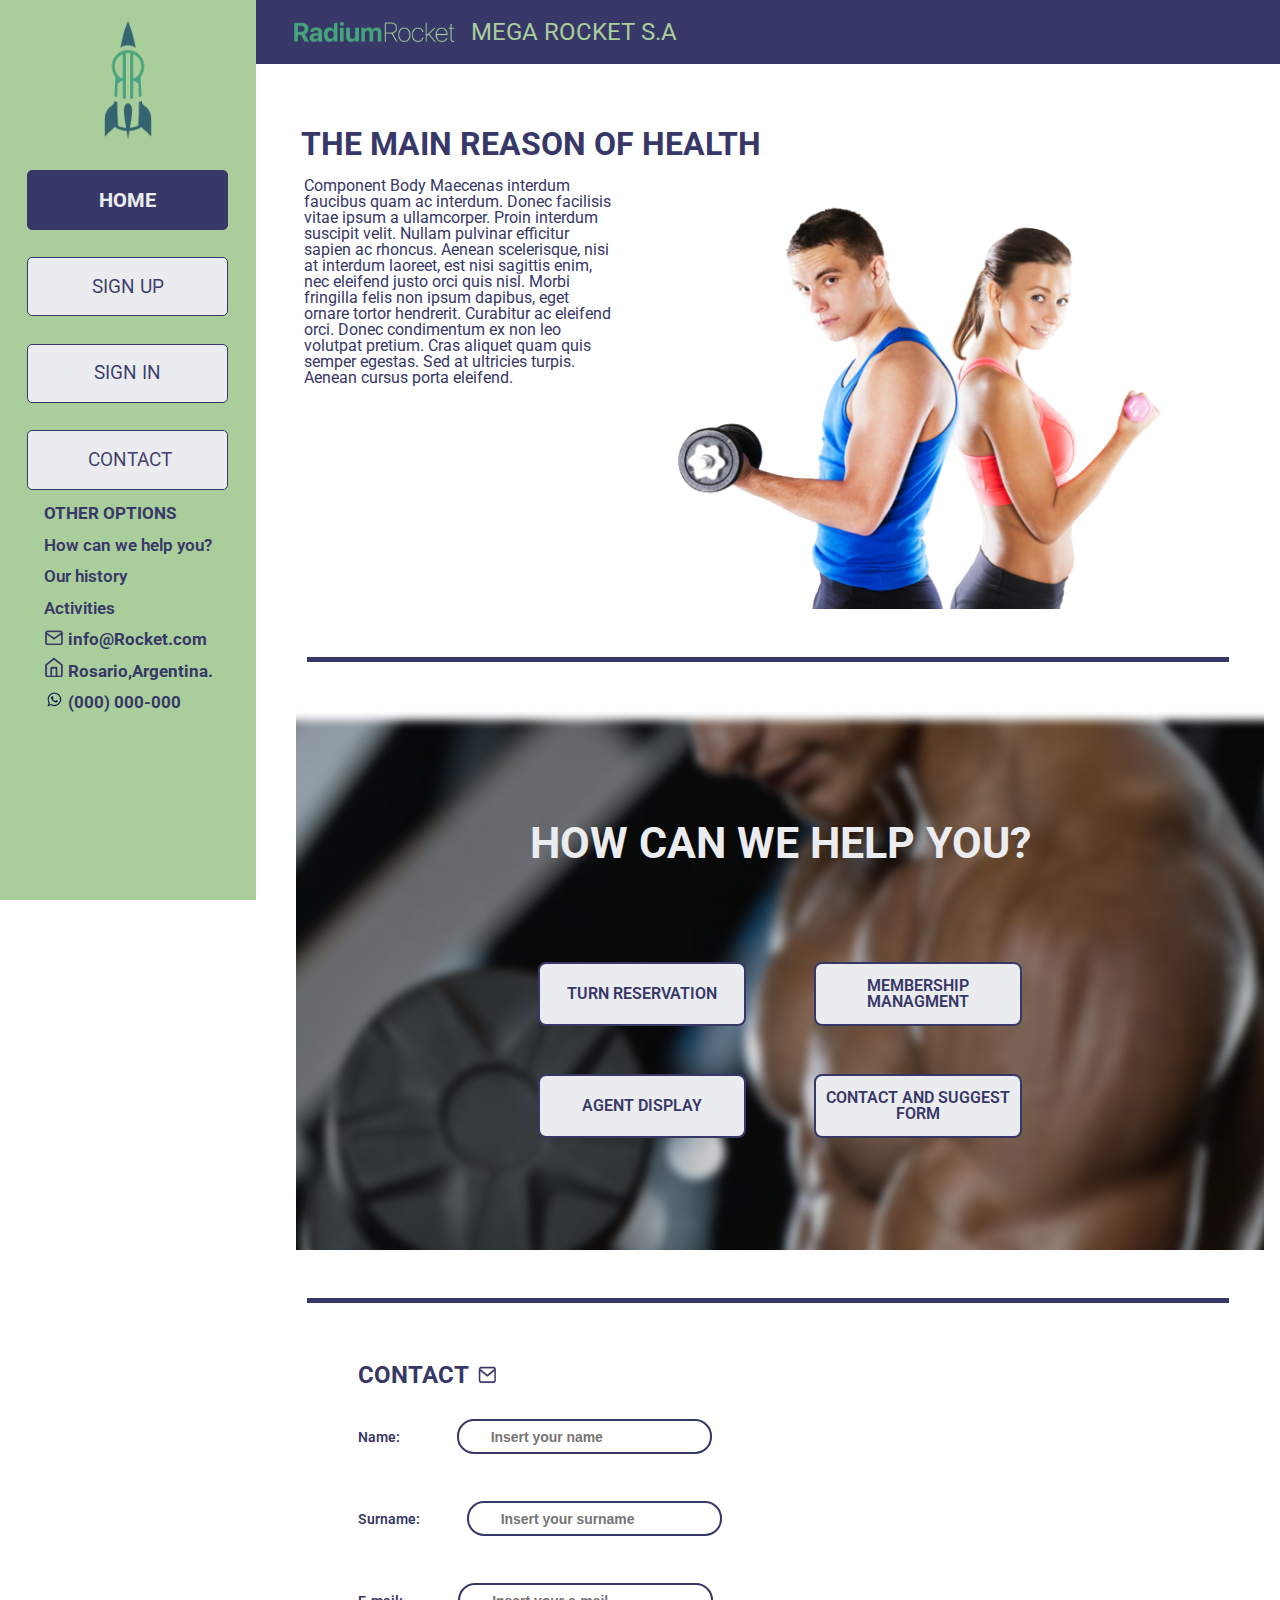
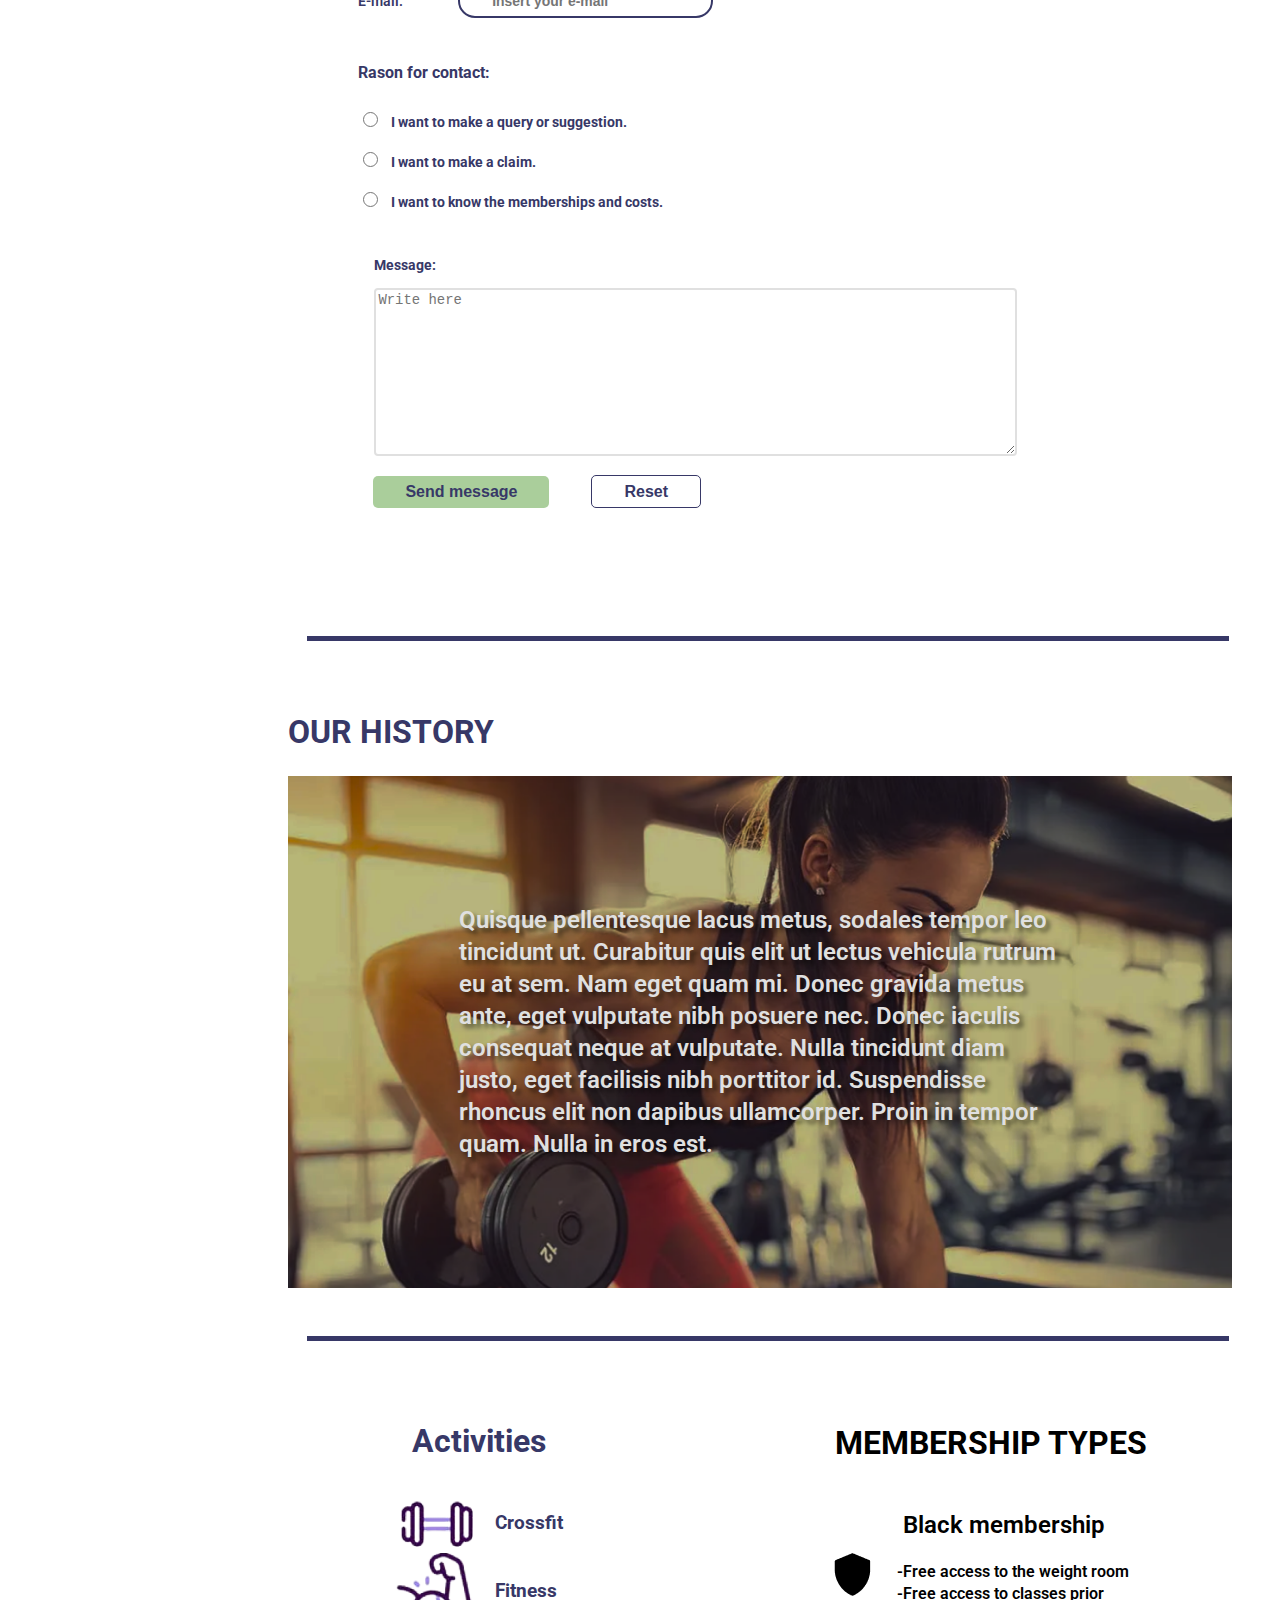
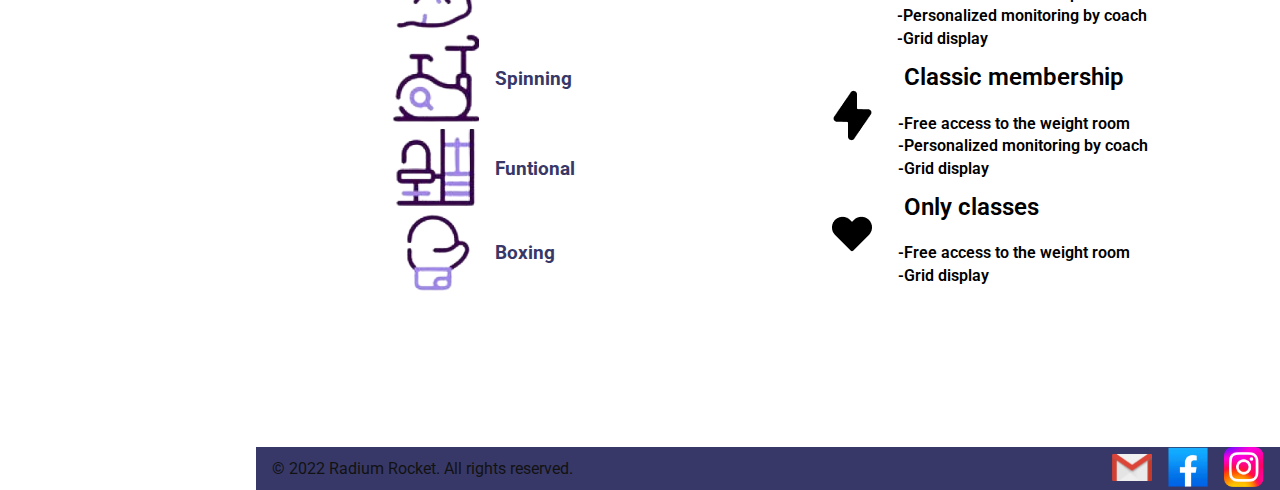
<file: Week-06/views/index.html>
<!DOCTYPE html>
<html lang="en">
	<head>
		<meta charset="UTF-8">
		<meta http-equiv="X-UA-Compatible" content="IE=edge">
		<meta name="viewport" content="width=device-width, initial-scale=1.0">
		<link rel="stylesheet" type="text/css" href="../css/reset.css">
		<link rel="stylesheet" type="text/css" href="../css/styles.css">
		<link rel="stylesheet" type="text/css" href="../css/header.css">
		<link rel="stylesheet" type="text/css" href="../css/aside.css">
		<link rel="stylesheet" type="text/css" href="../css/main.css">
		<link rel="stylesheet" type="text/css" href="../css/footer.css">
		<script src="../../Week-06/js/bonus.js"></script>
		<link href="https://fonts.googleapis.com/css2?family=Roboto:ital,wght@0,100;0,300;0,400;0,500;0,700;0,900;1,100
		;1,300;1,400;1,500;1,700;1,900&display=swap" rel="stylesheet">
		<title>Mega rocket S.A</title>
	</head>
	<body>
		<aside>
			<img class="burger-menu" src="../../assets/imgs/burger-menu.png" alt="vectors">
			<a class="rr-logo" href="index.html"><img src="../../assets/imgs/radium-rocket-logo.png" alt="radium rocket logo"></a>
			<h3 class="title-side-mobile">Mega rocket s.a</h3>
			<div class="social-nav-img">
				<a href="https://www.gmail.com" target="_blank"><img src="../../assets/imgs/gmail-icon.png" alt="white phone"></a>
				<a href="https://www.instagram.com/" target="_blank"><img src="../../assets/imgs/insta-icon.png" alt="camera"></a>
				<a href="https://www.facebook.com" target="_blank"><img src="../../assets/imgs/facebook-icon.png" alt="white f"></a>
			</div>
			<nav>
				<ul class="menu-nav">
					<li><a class="menu-nav-a" href="#top">Home</a></li>
					<li><a class="menu-nav-a" href="./sign-up.html">Sign up</a></li>
					<li><a class="menu-nav-a" href="./login.html">Sign in</a></li>
					<li><a class="menu-nav-a" href="#contact-form">Contact</a></li>
				</ul>
			</nav>
			<section class="secondary-menu-side-bar">
				<h2 class="other-options">Other options</h2>
				<ul class="other-opt-ul">
					<li><a href="#how-can-we-help-you">How can we help you?</a></li>
					<li><a href="#our-history">Our history</a></li>
					<li><a href="#activities">Activities</a></li>
				</ul>
			</section>
			<ul class="social-links">
				<li><a class="social-links-a" href="http://www.gmail.com" target="_blank"><img class="sidebar-images" 
					src="../../assets/imgs/mail.png" 
					alt=letter>info@Rocket.com</a></li>
				<li><a class="social-links-a" href="http://bit.ly/3ZmeagI" target="_blank"><img class="sidebar-images" 
					src="../../assets/imgs/home.png" 
					alt=home>Rosario,Argentina.</li></a>
				<li><a class="social-links-a" href="tel:000000000" target="_blank"><img class="sidebar-images" 
					src="../../assets/imgs/wp.png"alt=phone>(000) 000-000</li></a>
			</ul>
		</aside>
		<div class="main-contain">
			<header>
				<img class="burger-header" src="../../assets/imgs/burger-menu.png" alt="vectors">
				<img class="words-rr" src="../../assets/imgs/radium-rocket-words.png" alt="radium rocket in words">
				<h1>Mega rocket S.A</h1>
			</header>
			<main>
				<section id="main-reason" class="conteiner-section-1">
					<h2 class="title-main-reason">The main reason of health</h2>
					<p class="body-mecenas">
						Component Body Maecenas interdum faucibus quam ac interdum. Donec facilisis vitae ipsum a 
						ullamcorper. Proin interdum suscipit velit. Nullam pulvinar efficitur sapien ac rhoncus. 
						Aenean scelerisque, nisi at interdum laoreet, est nisi sagittis enim, nec eleifend justo 
						orci quis nisl. Morbi fringilla felis non ipsum dapibus, eget ornare tortor hendrerit. 
						Curabitur ac eleifend orci. Donec condimentum ex non leo volutpat pretium. Cras aliquet 
						quam quis semper egestas. Sed at ultricies turpis. Aenean cursus porta eleifend.
					</p>
					<img src="../../assets/imgs/main-reason-img.png" alt="man and woman with dumbbell">
				</section>
				<div class="separation"></div>
				<section id="how-can-we-help-you" class="how-can-we-help-you">
					<img src="../../assets/imgs/how-can-we-help-you-img.png" alt="muscular man with dumbbell">
					<h2>How can we help you?</h2>
					<div class="false-buttom-contain">
						<ul class="sub-titles">
							<li><h3>Turn reservation</h3></li>
							<li><h3>Membership managment</h3></li>
							<li><h3>Agent display</h3></li>
							<li><h3>Contact and suggest form</h3></li>
						</ul>
					</div>
				</section>
				<div class="separation"></div>
				<section id="contact-form" class="contact-form">
					<div class="title-image">
						<h2>Contact</h2>
						<img src="../../assets/imgs/contact-icon.png" alt="an envelope">
					</div>
					<form class="all-form">
						<label class="form-label" for="name">Name:
						  <input type="text" id="name" placeholder="Insert your name" name="name">
						  <span class="error-message" id="name-error"></span>
						</label>
						<label class="form-label" for="surname">Surname:
						  <input type="text" id="surname" placeholder="Insert your surname" name="surname">
						  <span class="error-message" id="surname-error"></span>
						</label>
						<label class="form-label" for="email">E-mail:
						  <input type="text" id="email" placeholder="Insert your e-mail" name="email">
						  <span class="error-message" id="email-error"></span>
						</label>
						<h3>Rason for contact:</h3>
						<div class="options-form">
						  <input type="radio" id="query" name="reason-for-contact" value="query">
						  <label for="query">I want to make a query or suggestion.</label>
						</div>
						<div class="options-form">
						  <input type="radio" id="claim" name="reason-for-contact" value="claim">
						  <label for="claim">I want to make a claim.</label>
						</div>
						<div class="options-form">
						  <input type="radio" id="memberships" name="reason-for-contact" value="memberships">
						  <label for="memberships">I want to know the memberships and costs.</label>
						</div>
						<div class="text-area">
						  <label class="message" for="message">Message:</label>
						  <textarea id="message" name="message" cols="105" rows="10" placeholder="Write here" ></textarea>
						</div>
						<div class="send-submit">
						  <input type="submit" value="Send message"></input>
						  <input type="reset" value="Reset"></input>
						</div>
					  </form>
				</section>
				<div class="separation"></div>
				<section id="our-history" class="our-history">
					<h2>Our history</h2>
					<p>
						Quisque pellentesque lacus metus, sodales tempor leo tincidunt ut. Curabitur 
						quis elit ut lectus vehicula rutrum eu at sem. Nam eget quam mi. Donec gravida 
						metus ante, eget vulputate nibh posuere nec. Donec iaculis consequat neque at 
						vulputate. Nulla tincidunt diam justo, eget facilisis nibh porttitor id. Suspendisse 
						rhoncus elit non dapibus ullamcorper. Proin in tempor quam. Nulla in eros est.
					</p>
				</section>
				<div class="separation"></div>
				<div class="activities-conteiner">
					<article id="activities" class="activities-article">
						<h2 class="activities">Activities</h2>
						<ul class="tablet-resolution-activities">
							<li><img class="activities-img" src="../../assets/imgs/crossfit-icon.png" alt="a dumbbell">Crossfit</li>
							<li><img class="activities-img" src="../../assets/imgs/fitness-icon.png" alt="muscular arm">Fitness</li>
							<li><img class="activities-img" src="../../assets/imgs/spining-icon.png" alt="exercise bike">Spinning</li>
							<li><img class="activities-img" src="../../assets/imgs/functional-icon.png" alt="gym machine">Funtional</li>
							<li><img class="activities-img" src="../../assets/imgs/boxing-icon.png" alt="boxing gloves">Boxing</li>
						</ul>
					</article>
					<article id="membership" class="membership-article">
						<h2 class="article-membership-h2">Membership Types</h2>
						<ul class="container-membership">
							<li class="types-memberships-list">
								<div class="conteiner-img-classes">
									<img src="../../assets/imgs/black-membership-icon.png" alt="black shield">
								</div>
								<ul class="small-list">
									<li>Black membership</li>
									<li>Free access to the weight room</li>
									<li>Free access to classes prior</li>
									<li>Personalized monitoring by coach</li>
									<li>Grid display</li>
								</ul>
							</li>
							<li class="types-memberships-list">
								<div class="conteiner-img-classes">
									<img src="../../assets/imgs/classic-member.png" alt="black ray">
								</div>
								<ul class="small-list">
									<li>Classic membership</li>
									<li>Free access to the weight room</li>
									<li>Personalized monitoring by coach</li>
									<li>Grid display</li>
								</ul>
							</li>
							<li class="types-memberships-list">
								<div class="conteiner-img-classes">
									<img src="../../assets/imgs/classes-membership.png" alt="black heart">
								</div>
								<ul class="small-list">
									<li>Only classes</li>
									<li>Free access to the weight room</li>
									<li>Grid display</li>
								</ul>
							</li>
						</ul>
					</article>
				</div>
			</main>
			<footer>
				<div class="social-images">
					<a href="https://www.instagram.com/" target="_blank"><img src="../../assets/imgs/insta-icon.png" alt="camera"></a>
					<a href="https://www.facebook.com" target="_blank"><img src="../../assets/imgs/facebook-icon.png" alt="white f"></a>
					<a href="https://www.gmail.com" target="_blank"><img src="../../assets/imgs/gmail-icon.png" alt="white phone"></a>
				</div>
				<small>&copy; 2022 Radium Rocket. All rights reserved.</small>
			</footer>
		</div>
	</body>
</html>
</file>
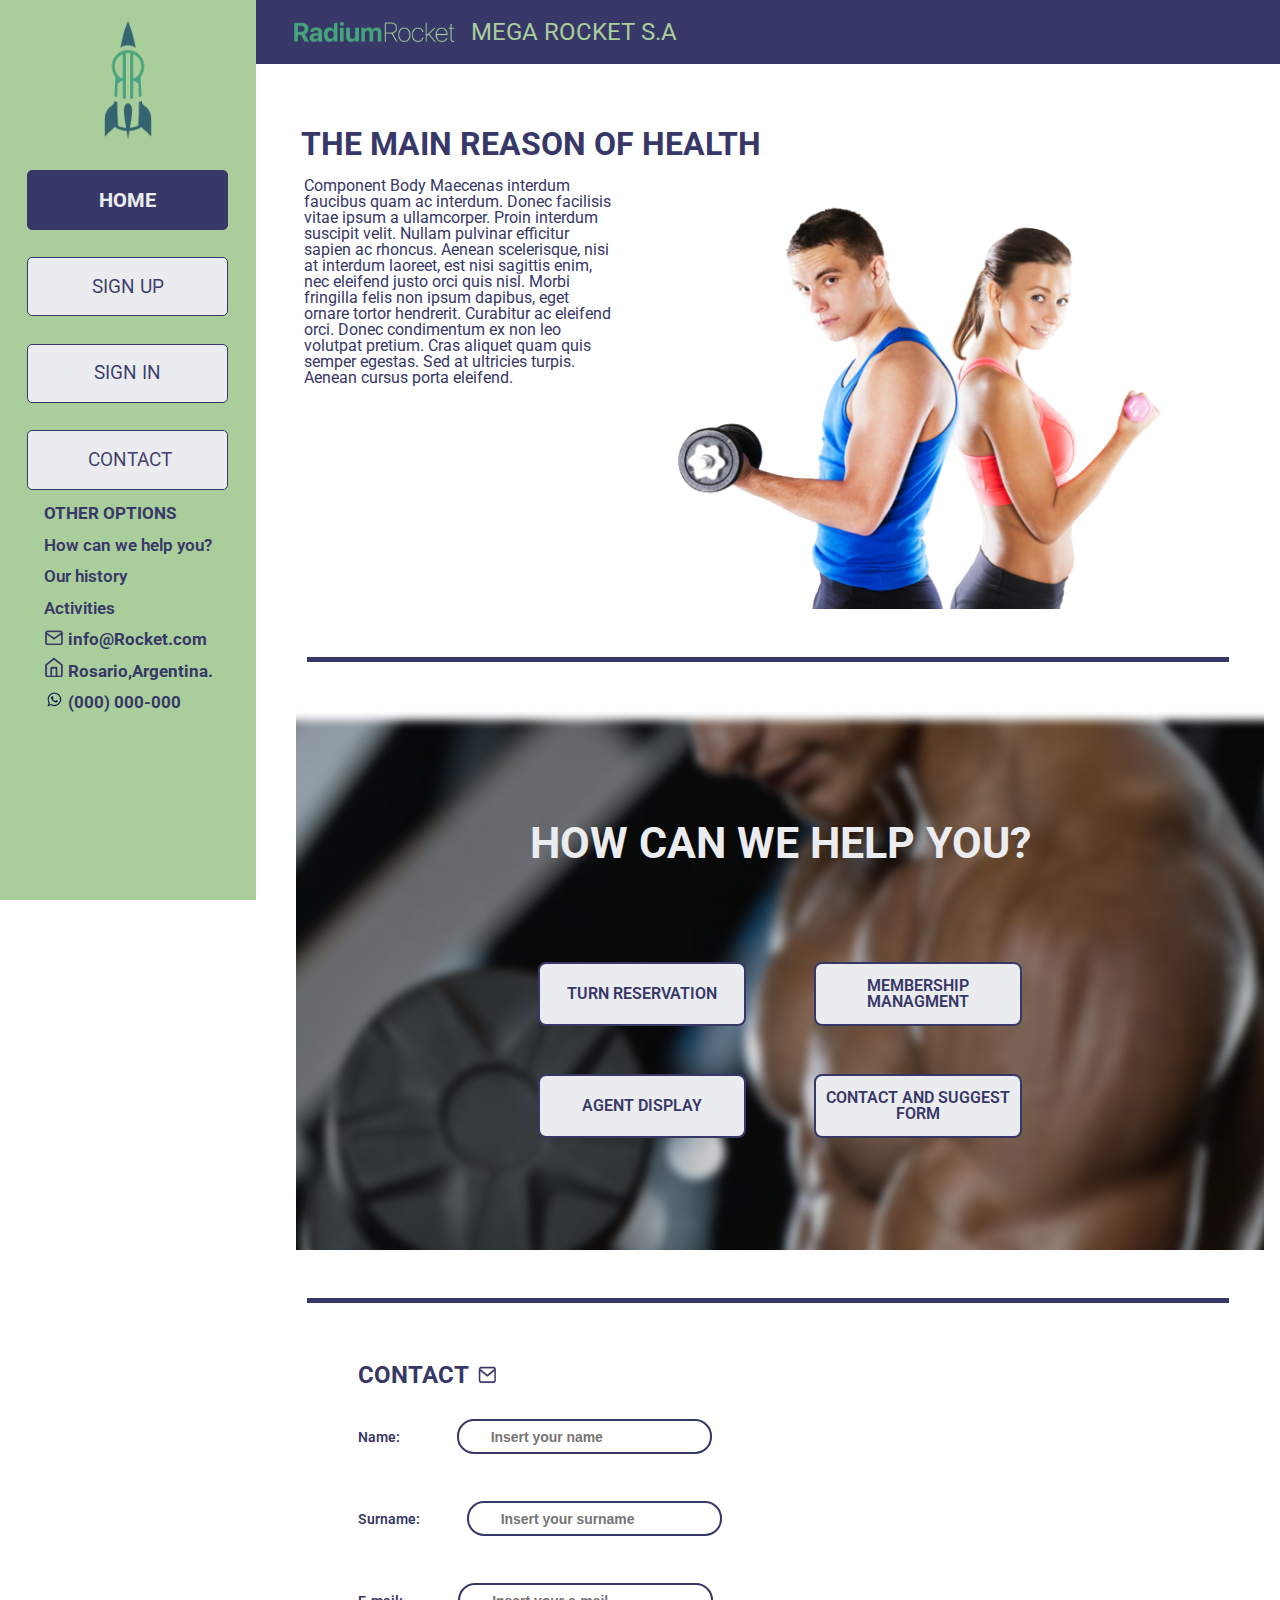
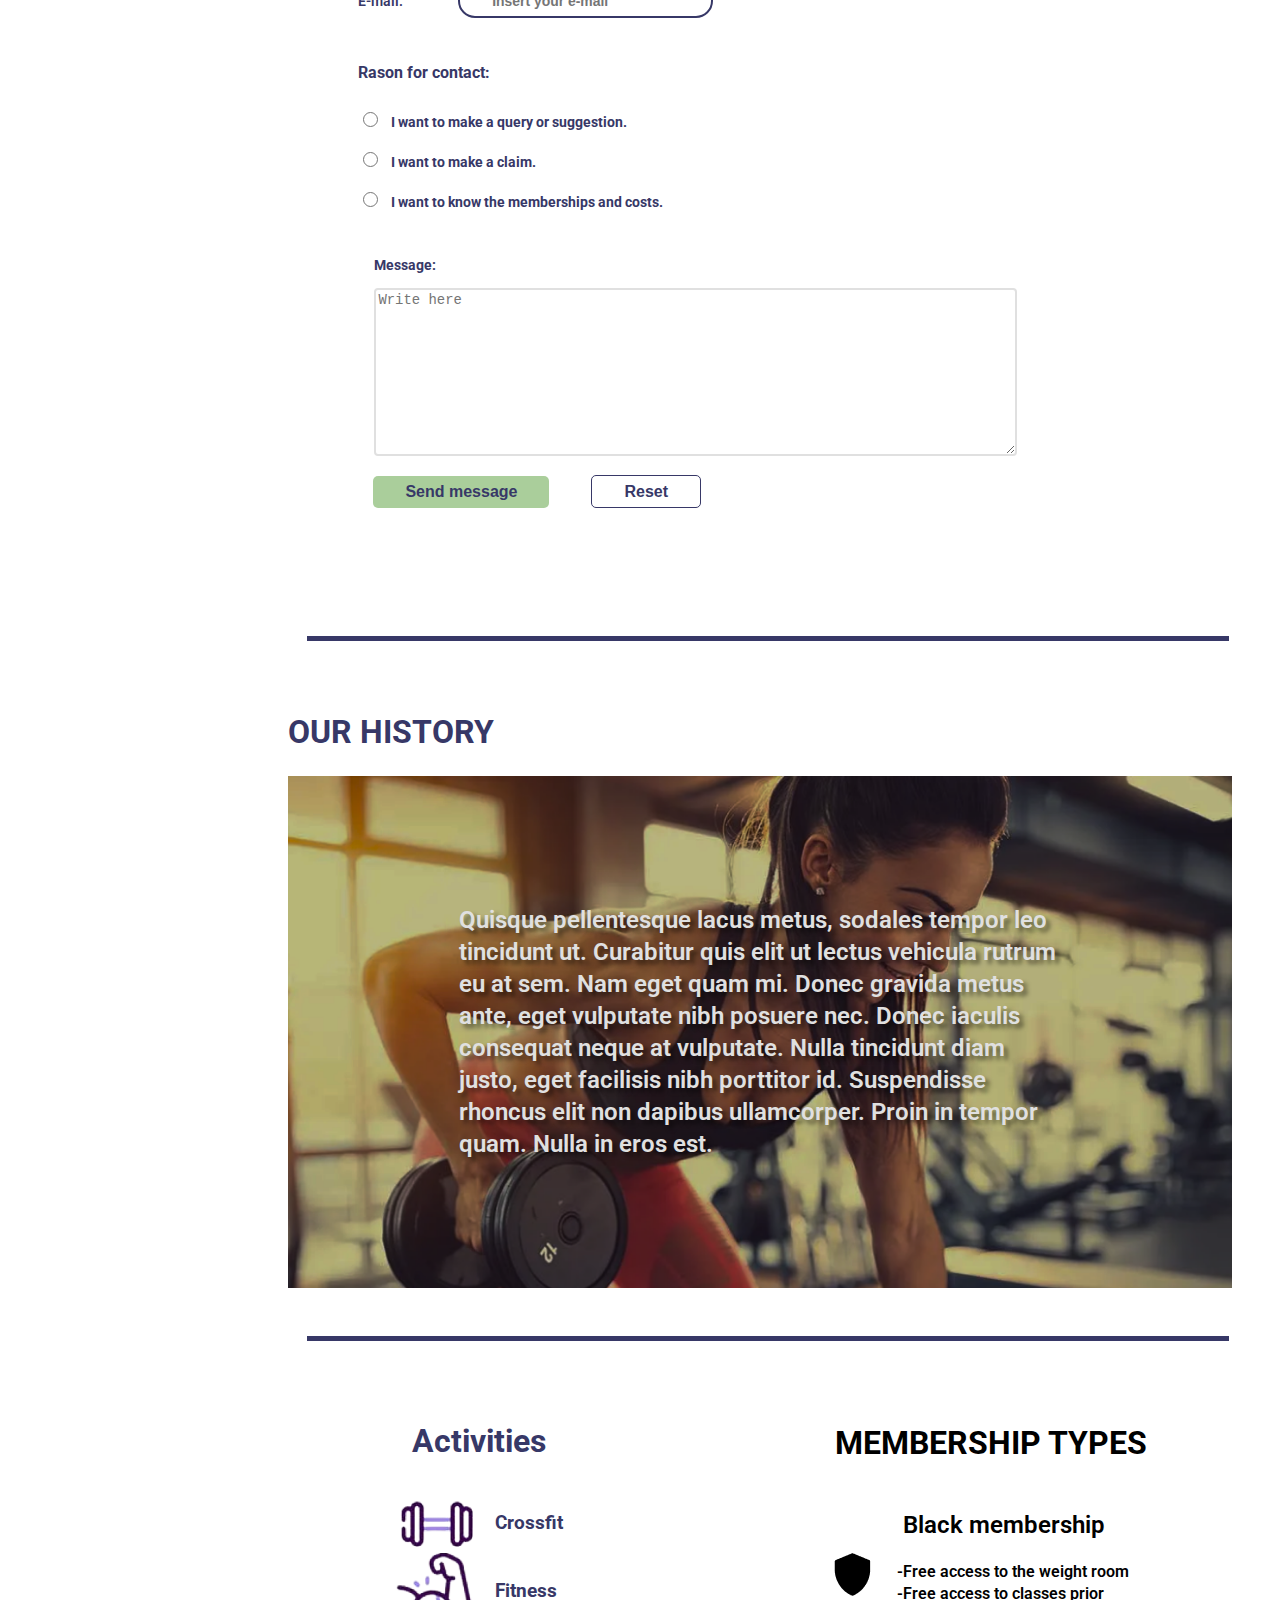
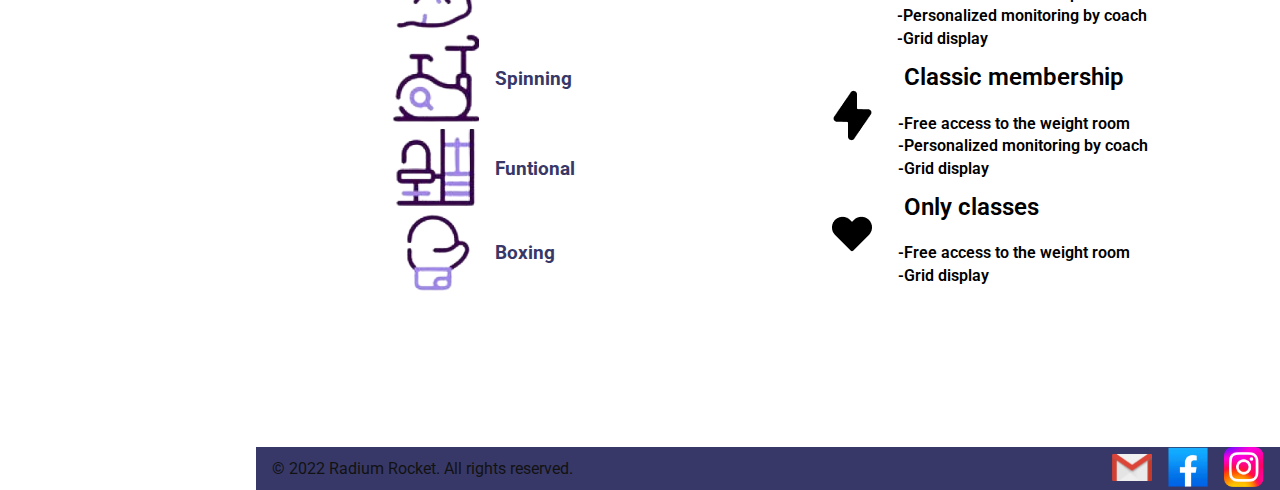
<file: Week-07/views/index.html>
<!DOCTYPE html>
<html lang="en">
	<head>
		<meta charset="UTF-8">
		<meta http-equiv="X-UA-Compatible" content="IE=edge">
		<meta name="viewport" content="width=device-width, initial-scale=1.0">
		<link rel="stylesheet" type="text/css" href="../../Week-07/css/reset.css">
		<link rel="stylesheet" type="text/css" href="../../Week-07/css/styles.css">
		<link rel="stylesheet" type="text/css" href="../../Week-07/css/header.css">
		<link rel="stylesheet" type="text/css" href="../../Week-07/css/aside.css">
		<link rel="stylesheet" type="text/css" href="../../Week-07/css/main.css">
		<link rel="stylesheet" type="text/css" href="../../Week-07/css/footer.css">
		<script src="../../Week-06/js/bonus.js"></script>
		<link href="https://fonts.googleapis.com/css2?family=Roboto:ital,wght@0,100;0,300;0,400;0,500;0,700;0,900;1,100
		;1,300;1,400;1,500;1,700;1,900&display=swap" rel="stylesheet">
		<title>Mega rocket S.A</title>
	</head>
	<body>
		<aside>
			<img class="burger-menu" src="../../assets/imgs/burger-menu.png" alt="vectors">
			<a class="rr-logo" href="../../Week-07/views/index.html"><img src="../../assets/imgs/radium-rocket-logo.png" alt="radium rocket logo"></a>
			<h3 class="title-side-mobile">Mega rocket s.a</h3>
			<div class="social-nav-img">
				<a href="https://www.gmail.com" target="_blank"><img src="../../assets/imgs/gmail-icon.png" alt="white phone"></a>
				<a href="https://www.instagram.com/" target="_blank"><img src="../../assets/imgs/insta-icon.png" alt="camera"></a>
				<a href="https://www.facebook.com" target="_blank"><img src="../../assets/imgs/facebook-icon.png" alt="white f"></a>
			</div>
			<nav>
				<ul class="menu-nav">
					<li><a class="menu-nav-a" href="#top">Home</a></li>
					<li><a class="menu-nav-a" href="../../Week-07/views/sign-up.html">Sign up</a></li>
					<li><a class="menu-nav-a" href="../../Week-07/views/login.html">Sign in</a></li>
					<li><a class="menu-nav-a" href="#contact-form">Contact</a></li>
				</ul>
			</nav>
			<section class="secondary-menu-side-bar">
				<h2 class="other-options">Other options</h2>
				<ul class="other-opt-ul">
					<li><a href="#how-can-we-help-you">How can we help you?</a></li>
					<li><a href="#our-history">Our history</a></li>
					<li><a href="#activities">Activities</a></li>
				</ul>
			</section>
			<ul class="social-links">
				<li><a class="social-links-a" href="http://www.gmail.com" target="_blank"><img class="sidebar-images" 
					src="../../assets/imgs/mail.png" 
					alt=letter>info@Rocket.com</a></li>
				<li><a class="social-links-a" href="http://bit.ly/3ZmeagI" target="_blank"><img class="sidebar-images" 
					src="../../assets/imgs/home.png" 
					alt=home>Rosario,Argentina.</li></a>
				<li><a class="social-links-a" href="tel:000000000" target="_blank"><img class="sidebar-images" 
					src="../../assets/imgs/wp.png"alt=phone>(000) 000-000</li></a>
			</ul>
		</aside>
		<div class="main-contain">
			<header>
				<img class="burger-header" src="../../assets/imgs/burger-menu.png" alt="vectors">
				<img class="words-rr" src="../../assets/imgs/radium-rocket-words.png" alt="radium rocket in words">
				<h1>Mega rocket S.A</h1>
			</header>
			<main>
				<section id="main-reason" class="conteiner-section-1">
					<h2 class="title-main-reason">The main reason of health</h2>
					<p class="body-mecenas">
						Component Body Maecenas interdum faucibus quam ac interdum. Donec facilisis vitae ipsum a 
						ullamcorper. Proin interdum suscipit velit. Nullam pulvinar efficitur sapien ac rhoncus. 
						Aenean scelerisque, nisi at interdum laoreet, est nisi sagittis enim, nec eleifend justo 
						orci quis nisl. Morbi fringilla felis non ipsum dapibus, eget ornare tortor hendrerit. 
						Curabitur ac eleifend orci. Donec condimentum ex non leo volutpat pretium. Cras aliquet 
						quam quis semper egestas. Sed at ultricies turpis. Aenean cursus porta eleifend.
					</p>
					<img src="../../assets/imgs/main-reason-img.png" alt="man and woman with dumbbell">
				</section>
				<div class="separation"></div>
				<section id="how-can-we-help-you" class="how-can-we-help-you">
					<img src="../../assets/imgs/how-can-we-help-you-img.png" alt="muscular man with dumbbell">
					<h2>How can we help you?</h2>
					<div class="false-buttom-contain">
						<ul class="sub-titles">
							<li><h3>Turn reservation</h3></li>
							<li><h3>Membership managment</h3></li>
							<li><h3>Agent display</h3></li>
							<li><h3>Contact and suggest form</h3></li>
						</ul>
					</div>
				</section>
				<div class="separation"></div>
				<section id="contact-form" class="contact-form">
					<div class="title-image">
						<h2>Contact</h2>
						<img src="../../assets/imgs/contact-icon.png" alt="an envelope">
					</div>
					<form class="all-form">
						<label class="form-label" for="name">Name:
						  <input type="text" id="name" placeholder="Insert your name" name="name">
						  <span class="error-message" id="name-error"></span>
						</label>
						<label class="form-label" for="surname">Surname:
						  <input type="text" id="surname" placeholder="Insert your surname" name="surname">
						  <span class="error-message" id="surname-error"></span>
						</label>
						<label class="form-label" for="email">E-mail:
						  <input type="text" id="email" placeholder="Insert your e-mail" name="email">
						  <span class="error-message" id="email-error"></span>
						</label>
						<h3>Rason for contact:</h3>
						<div class="options-form">
						  <input type="radio" id="query" name="reason-for-contact" value="query">
						  <label for="query">I want to make a query or suggestion.</label>
						</div>
						<div class="options-form">
						  <input type="radio" id="claim" name="reason-for-contact" value="claim">
						  <label for="claim">I want to make a claim.</label>
						</div>
						<div class="options-form">
						  <input type="radio" id="memberships" name="reason-for-contact" value="memberships">
						  <label for="memberships">I want to know the memberships and costs.</label>
						</div>
						<div class="text-area">
						  <label class="message" for="message">Message:</label>
						  <textarea id="message" name="message" cols="105" rows="10" placeholder="Write here" ></textarea>
						</div>
						<div class="send-submit">
						  <input type="submit" value="Send message"></input>
						  <input type="reset" value="Reset"></input>
						</div>
					  </form>
				</section>
				<div class="separation"></div>
				<section id="our-history" class="our-history">
					<h2>Our history</h2>
					<p>
						Quisque pellentesque lacus metus, sodales tempor leo tincidunt ut. Curabitur 
						quis elit ut lectus vehicula rutrum eu at sem. Nam eget quam mi. Donec gravida 
						metus ante, eget vulputate nibh posuere nec. Donec iaculis consequat neque at 
						vulputate. Nulla tincidunt diam justo, eget facilisis nibh porttitor id. Suspendisse 
						rhoncus elit non dapibus ullamcorper. Proin in tempor quam. Nulla in eros est.
					</p>
				</section>
				<div class="separation"></div>
				<div class="activities-conteiner">
					<article id="activities" class="activities-article">
						<h2 class="activities">Activities</h2>
						<ul class="tablet-resolution-activities">
							<li><img class="activities-img" src="../../assets/imgs/crossfit-icon.png" alt="a dumbbell">Crossfit</li>
							<li><img class="activities-img" src="../../assets/imgs/fitness-icon.png" alt="muscular arm">Fitness</li>
							<li><img class="activities-img" src="../../assets/imgs/spining-icon.png" alt="exercise bike">Spinning</li>
							<li><img class="activities-img" src="../../assets/imgs/functional-icon.png" alt="gym machine">Funtional</li>
							<li><img class="activities-img" src="../../assets/imgs/boxing-icon.png" alt="boxing gloves">Boxing</li>
						</ul>
					</article>
					<article id="membership" class="membership-article">
						<h2 class="article-membership-h2">Membership Types</h2>
						<ul class="container-membership">
							<li class="types-memberships-list">
								<div class="conteiner-img-classes">
									<img src="../../assets/imgs/black-membership-icon.png" alt="black shield">
								</div>
								<ul class="small-list">
									<li>Black membership</li>
									<li>Free access to the weight room</li>
									<li>Free access to classes prior</li>
									<li>Personalized monitoring by coach</li>
									<li>Grid display</li>
								</ul>
							</li>
							<li class="types-memberships-list">
								<div class="conteiner-img-classes">
									<img src="../../assets/imgs/classic-member.png" alt="black ray">
								</div>
								<ul class="small-list">
									<li>Classic membership</li>
									<li>Free access to the weight room</li>
									<li>Personalized monitoring by coach</li>
									<li>Grid display</li>
								</ul>
							</li>
							<li class="types-memberships-list">
								<div class="conteiner-img-classes">
									<img src="../../assets/imgs/classes-membership.png" alt="black heart">
								</div>
								<ul class="small-list">
									<li>Only classes</li>
									<li>Free access to the weight room</li>
									<li>Grid display</li>
								</ul>
							</li>
						</ul>
					</article>
				</div>
			</main>
			<footer>
				<div class="social-images">
					<a href="https://www.instagram.com/" target="_blank"><img src="../../assets/imgs/insta-icon.png" alt="camera"></a>
					<a href="https://www.facebook.com" target="_blank"><img src="../../assets/imgs/facebook-icon.png" alt="white f"></a>
					<a href="https://www.gmail.com" target="_blank"><img src="../../assets/imgs/gmail-icon.png" alt="white phone"></a>
				</div>
				<small>&copy; 2022 Radium Rocket. All rights reserved.</small>
			</footer>
		</div>
	</body>
</html>
</file>
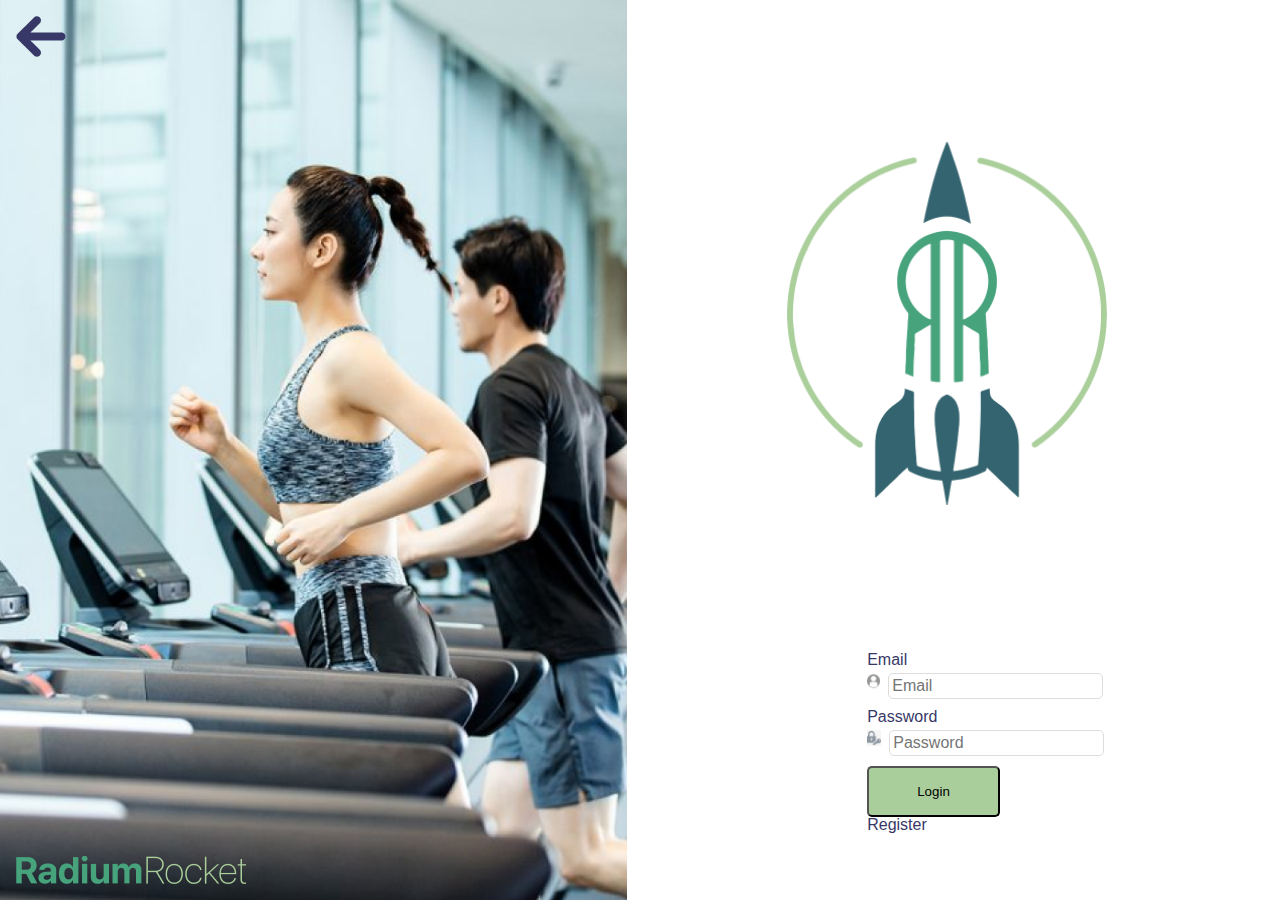
<file: Week-06/views/login.html>
<!DOCTYPE html>
<html lang="en">
    <head>
        <meta charset="UTF-8">
        <meta http-equiv="X-UA-Compatible" content="IE=edge">
        <meta name="viewport" content="width=device-width, initial-scale=1.0">
        <link rel="stylesheet" type="text/css" href="../css/reset.css">
        <link rel="stylesheet" type="text/css" href="../css/styles.css">
        <link rel="stylesheet" type="text/css" href="../css/login.css">
        <script src="../../Week-06/js/login.js"></script>
        <title>login</title>
    </head>
    <body>
        <div class="conteiner-login">
            <div class="image-login-gym">
                <a href="./index.html"><img class="margins-arrow" 
                src="../../assets/imgs/back-arrow-login.png" alt=""></a>
                <img class="radium-rocket-words-login" src="../../assets/imgs/radium-rocket-words.png" 
                alt="radium rocket words">
            </div>
            <div class="login-part">
                <div class="link-to-landing">
                    <a href="./index.html"><img class="margins-arrow-1024px" 
                    src="../../assets/imgs/back-arrow-login.png" alt=""></a>
                </div>
                <img class="img-logo-rr" src="../../assets/imgs/rr-login-logo.png" alt="rocket">
                <main>
                    <form class="form-login">
                        <label for="username">Email</label>
                        <div class="username">
                            <img src="../../assets/imgs/logo-user.png" alt="">
                            <input type="text" id="username" name="username" placeholder="Email">
                            <div class="error-message"></div>
                        </div>
                        <label for="password">Password</label>
                        <div class="password">
                            <img src="../../assets/imgs/logo-password.png" alt="">
                            <input type="password" id="password" name="password" placeholder="Password">
                            <div class="error-message"></div>
                        </div>
                            <div class="submit-button-container">
                            <button class="submit-login-button" type="submit">Login</button>
                            <a class="register-btn" href="./sign-up.html">Register</a>
                        </div>
                    </form>
                </main>
            </div>
        </div>
    </body>
</html>
</file>
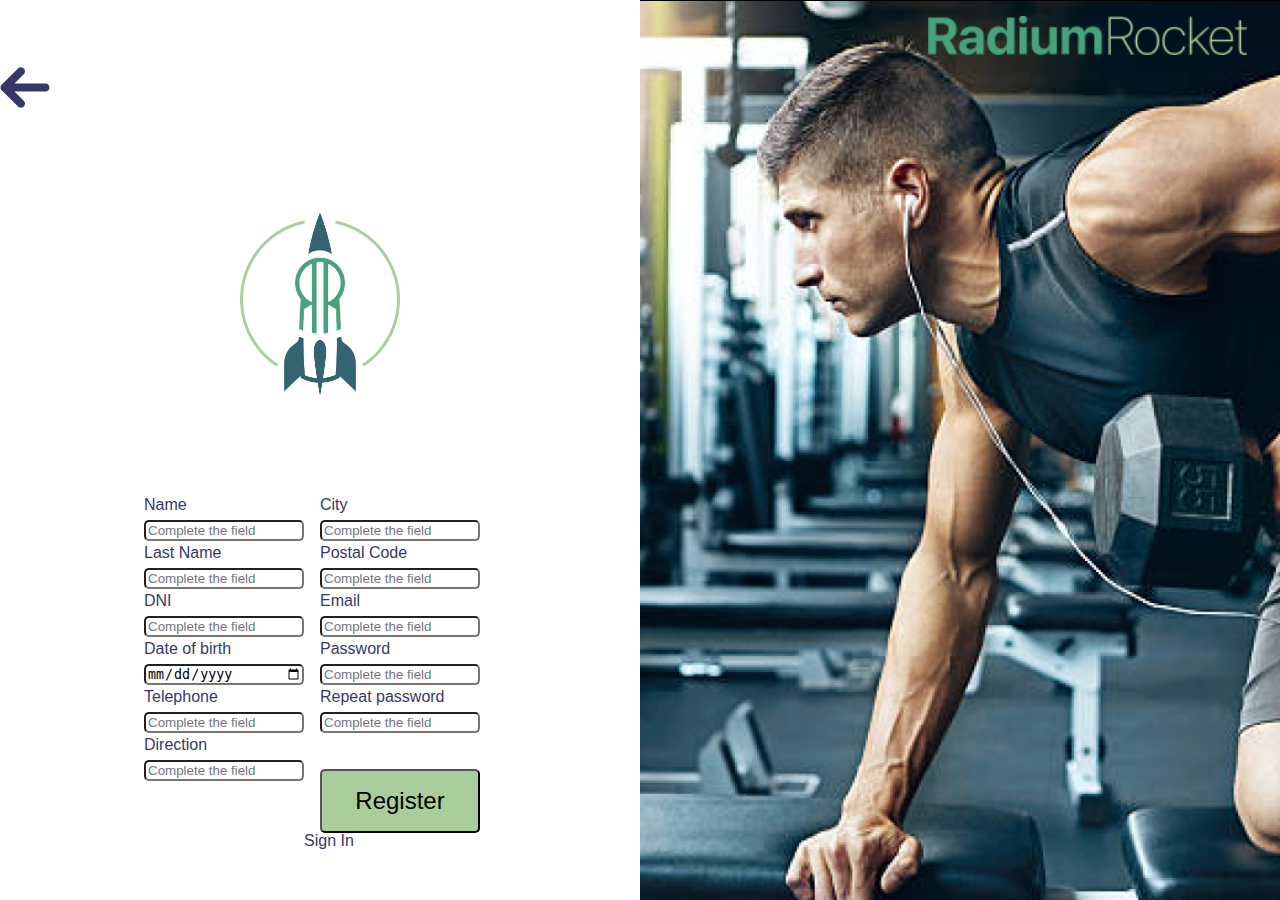
<file: Week-06/views/sign-up.html>
<!DOCTYPE html>
<html lang="en">
  <head>
    <meta charset="UTF-8">
    <meta http-equiv="X-UA-Compatible" content="IE=edge">
    <meta name="viewport" content="width=device-width, initial-scale=1.0">
    <link rel="stylesheet" href="../css/reset.css">
    <link rel="stylesheet" href="../css/styles.css">
    <link rel="stylesheet" href="../css/sign-up.css">
    <title>Document</title>
  </head>
  <body>
    <div class="container">
      <section class="form-container">
        <div class="image-contain">
          <a href="./index.html"><img class="margins-arrow" src="../../assets/imgs/back-arrow-login.png"
          alt="Back button to home"></a>
        </div>
        <img src="../../assets/imgs/rr-login-logo.png" alt="Radium rocket icon" class="icon">
        <form id="sign-up-form" action="">
          <div class="first-part-form">
            <fieldset class="form-group">
              <label class="form-label" for="name">Name</label>
              <input id="name" type="text" class="form-input" placeholder="Complete the field">
              <div class="errorMessage"></div>
            </fieldset>
            <fieldset class="form-group">
              <label class="form-label" for="lastname">Last Name</label>
              <input id="lastname" type="text" class="form-input" placeholder="Complete the field">
              <div class="errorMessage"></div>
            </fieldset>
            <fieldset class="form-group">
              <label class="form-label" for="dni">DNI</label>
              <input id="dni" type="text" class="form-input" placeholder="Complete the field">
              <div class="errorMessage"></div>
            </fieldset>
            <fieldset class="form-group">
              <label class="form-label" for="date-born">Date of birth</label>
              <input id="date-born" type="date" class="form-input" placeholder="Complete the field">
              <div class="errorMessage"></div>
            </fieldset>
            <fieldset class="form-group">
              <label class="form-label" for="tel">Telephone</label>
              <input id="tel" type="tel" class="form-input" placeholder="Complete the field">
              <div class="errorMessage"></div>
            </fieldset>
            <fieldset class="form-group">
              <label class="form-label" for="direction">Direction</label>
              <input id="direction" type="text" class="form-input" placeholder="Complete the field">
              <div class="errorMessage"></div>
            </fieldset>
          </div>
          <div class="second-class-form">
            <fieldset class="form-group">
              <label class="form-label" for="city">City</label>
              <input id="city" type="text" class="form-input" placeholder="Complete the field">
              <div class="errorMessage"></div>
            </fieldset>
            <fieldset class="form-group">
              <label class="form-label" for="postal-code">Postal Code</label>
              <input id="postal-code" type="text" class="form-input" placeholder="Complete the field">
              <div class="errorMessage"></div>
            </fieldset>
            <fieldset class="form-group">
              <label class="form-label" for="email">Email</label>
              <input id="email" type="text" class="form-input" placeholder="Complete the field">
              <div class="errorMessage"></div>
            </fieldset>
            <fieldset class="form-group">
              <label class="form-label" for="password">Password</label>
              <input id="password" type="password" class="form-input" placeholder="Complete the field">
              <div class="errorMessage"></div>
            </fieldset>
            <fieldset class="form-group">
              <label class="form-label" for="repeated-password">Repeat password</label>
              <input id="repeated-password" type="password" class="form-input" placeholder="Complete the field">
              <div class="errorMessage"></div>
            </fieldset>
            <div>
              <input id="btn-submit" class ="sumbit-login-button" type="submit" value="Register">
            </div>
            <div class="nav-options">
              <a href="./login.html">Sign In</a>
            </div>
          </div>
        </form>
      </section>
      <section class="side-background">
        <img src="../../assets/imgs/radium-rocket-words.png" alt="Radium rocket logo">
      </section>
    </div>
    <script src="../../Week-06/js/sign-up.js"></script>
  </body>
</html>
</file>
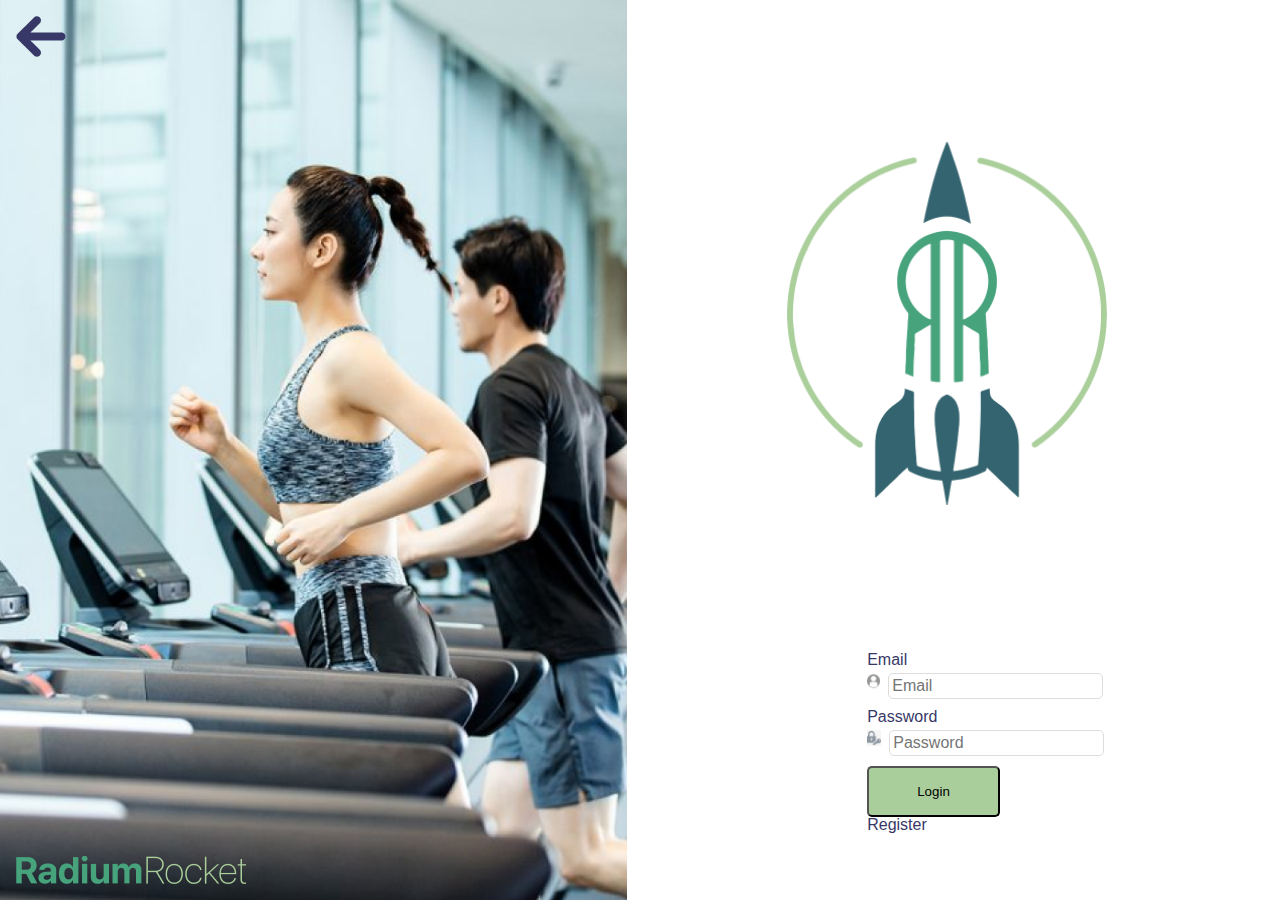
<file: Week-07/views/login.html>
<!DOCTYPE html>
<html lang="en">
    <head>
        <meta charset="UTF-8">
        <meta http-equiv="X-UA-Compatible" content="IE=edge">
        <meta name="viewport" content="width=device-width, initial-scale=1.0">
        <link rel="stylesheet" type="text/css" href="../../Week-07/css/reset.css">
        <link rel="stylesheet" type="text/css" href="../../Week-07/css/styles.css">
        <link rel="stylesheet" type="text/css" href="../../Week-07/css/login.css">
        <script src="../../Week-07/js/login.js"></script>
        <title>login</title>
    </head>
    <body>
        <div class="conteiner-login">
            <div class="image-login-gym">
                <a href="../../Week-07/views/index.html"><img class="margins-arrow" 
                src="../../assets/imgs/back-arrow-login.png" alt=""></a>
                <img class="radium-rocket-words-login" src="../../assets/imgs/radium-rocket-words.png" 
                alt="radium rocket words">
            </div>
            <div class="login-part">
                <div class="link-to-landing">
                    <a href="../../Week-07/views/index.html"><img class="margins-arrow-1024px" 
                    src="../../assets/imgs/back-arrow-login.png" alt=""></a>
                </div>
                <img class="img-logo-rr" src="../../assets/imgs/rr-login-logo.png" alt="rocket">
                <main>
                    <form class="form-login">
                        <label for="username">Email</label>
                        <div class="username">
                            <img src="../../assets/imgs/logo-user.png" alt="">
                            <input type="text" id="username" name="username" placeholder="Email">
                            <div class="error-message"></div>
                        </div>
                        <label for="password">Password</label>
                        <div class="password">
                            <img src="../../assets/imgs/logo-password.png" alt="">
                            <input type="password" id="password" name="password" placeholder="Password">
                            <div class="error-message"></div>
                        </div>
                            <div class="submit-button-container">
                            <button class="submit-login-button" type="submit">Login</button>
                            <a class="register-btn" href="../../Week-07/views/sign-up.html">Register</a>
                        </div>
                    </form>
                </main>
            </div>
        </div>
    </body>
</html>
</file>
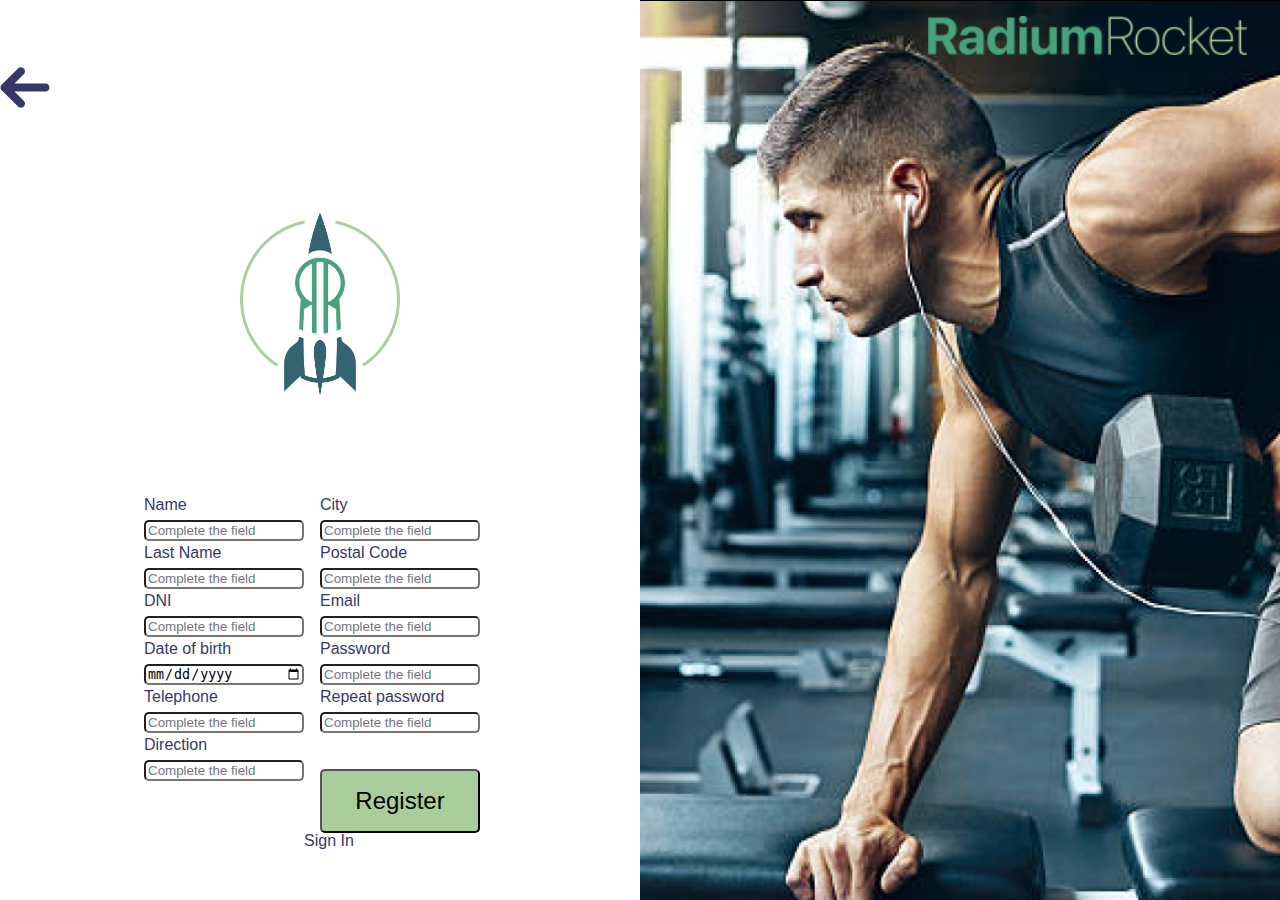
<file: Week-07/views/sign-up.html>
<!DOCTYPE html>
<html lang="en">
  <head>
    <meta charset="UTF-8">
    <meta http-equiv="X-UA-Compatible" content="IE=edge">
    <meta name="viewport" content="width=device-width, initial-scale=1.0">
    <link rel="stylesheet" href="../../Week-07/css/reset.css">
    <link rel="stylesheet" href="../../Week-07/css/styles.css">
    <link rel="stylesheet" href="../../Week-07/css/sign-up.css">
    <title>Document</title>
  </head>
  <body>
    <div class="container">
      <section class="form-container">
        <div class="image-contain">
          <a href="../../Week-07/views/index.html"><img class="margins-arrow" src="../../assets/imgs/back-arrow-login.png"
          alt="Back button to home"></a>
        </div>
        <img src="../../assets/imgs/rr-login-logo.png" alt="Radium rocket icon" class="icon">
        <form id="sign-up-form" action="">
          <div class="first-part-form">
            <fieldset class="form-group">
              <label class="form-label" for="name">Name</label>
              <input id="name" type="text" class="form-input" placeholder="Complete the field">
              <div class="errorMessage"></div>
            </fieldset>
            <fieldset class="form-group">
              <label class="form-label" for="lastname">Last Name</label>
              <input id="lastname" type="text" class="form-input" placeholder="Complete the field">
              <div class="errorMessage"></div>
            </fieldset>
            <fieldset class="form-group">
              <label class="form-label" for="dni">DNI</label>
              <input id="dni" type="text" class="form-input" placeholder="Complete the field">
              <div class="errorMessage"></div>
            </fieldset>
            <fieldset class="form-group">
              <label class="form-label" for="date-born">Date of birth</label>
              <input id="date-born" type="date" class="form-input" placeholder="Complete the field">
              <div class="errorMessage"></div>
            </fieldset>
            <fieldset class="form-group">
              <label class="form-label" for="tel">Telephone</label>
              <input id="tel" type="tel" class="form-input" placeholder="Complete the field">
              <div class="errorMessage"></div>
            </fieldset>
            <fieldset class="form-group">
              <label class="form-label" for="direction">Direction</label>
              <input id="direction" type="text" class="form-input" placeholder="Complete the field">
              <div class="errorMessage"></div>
            </fieldset>
          </div>
          <div class="second-class-form">
            <fieldset class="form-group">
              <label class="form-label" for="city">City</label>
              <input id="city" type="text" class="form-input" placeholder="Complete the field">
              <div class="errorMessage"></div>
            </fieldset>
            <fieldset class="form-group">
              <label class="form-label" for="postal-code">Postal Code</label>
              <input id="postal-code" type="text" class="form-input" placeholder="Complete the field">
              <div class="errorMessage"></div>
            </fieldset>
            <fieldset class="form-group">
              <label class="form-label" for="email">Email</label>
              <input id="email" type="text" class="form-input" placeholder="Complete the field">
              <div class="errorMessage"></div>
            </fieldset>
            <fieldset class="form-group">
              <label class="form-label" for="password">Password</label>
              <input id="password" type="password" class="form-input" placeholder="Complete the field">
              <div class="errorMessage"></div>
            </fieldset>
            <fieldset class="form-group">
              <label class="form-label" for="repeated-password">Repeat password</label>
              <input id="repeated-password" type="password" class="form-input" placeholder="Complete the field">
              <div class="errorMessage"></div>
            </fieldset>
            <div>
              <input id="btn-submit" class ="sumbit-login-button" type="submit" value="Register">
            </div>
            <div class="nav-options">
              <a href="../../Week-07/views/login.html">Sign In</a>
            </div>
          </div>
        </form>
      </section>
      <section class="side-background">
        <img src="../../assets/imgs/radium-rocket-words.png" alt="Radium rocket logo">
      </section>
    <script src="../../Week-07/js/sign-up.js"></script>
  </body>
</html>
</file>
<file: Week-03/css/styles.css>
body {
    font-family: 'Roboto', 'Gill Sans', sans-serif;
    max-width: 100%;
    color: #373867;
}
header {
    float: right;
    width: 81%;
    height: 135px;
    vertical-align: top;
    background-color: #373867;
}
h1 {
    display: inline-block;
    margin-top: 38px;
    margin-left: 25px;
    font-size: 40px;
    width: 472px;
    height: 45px;
    line-height: 46.88px;
    font-weight: 700;
    color: #AACE9B;
    text-transform: uppercase;
}
header img {
    margin-top: 45px;
    margin-left: 50px;
}
aside {
    position: fixed;
    width: 19%;
    max-width: 25%;
    height: 100%;
    text-align: center;
    background-color: #AACE9B;
}
a {
    text-decoration: none;
    color: inherit;
    background-color: transparent;
    border: none;
    outline: none;
}
.menu-nav li {
    max-width: 150px;
    max-height: 150px;
    min-height: 45px;
    min-width: 180px;
    font-weight: 700;
    font-size: 20px;
    padding: 10px;
    margin: 40px;
    border: 1px;
    border-radius: 5px;
    line-height: 20px;
    list-style: none;
    border-style: solid;
    background-color: #E0E0E0;
    border-color: #373867;
    text-transform: uppercase;
}
.menu-nav li:nth-child(1) {
    background-color: #373867;
    color: #ffffff;
}
.menu-nav a {
    display: block;
    margin-top: 12px;
}
h2 {
    text-transform: uppercase;
    font-weight: 700;
}
aside h2 {
    margin-right: 20px;
    font-size: 25px;
    padding-bottom: 10px;
    text-transform: uppercase;
}
.other-opt-ul {
    margin-left: 40px;
    text-align: left;
    line-height: 25px;
}
.other-opt-ul li a {
    font-size: 20px;
    font-weight: 600;
    text-decoration: none;
}
.social-links {
    padding: 10px 40px;
    text-align: left;
}
.social-links li {
    display: inline-block;
    margin-right: 10px;
}
.social-links li a {
    display: inline-block;
    text-decoration: none;
    font-size: 18px;
    font-weight: 600;
    vertical-align: middle;
    text-shadow: 4px 4px 4px rgba(0, 0, 0, 0.5);
}
.social-links li a img {
    margin-right: 10px;
    vertical-align: middle;
    text-shadow: 4px 4px 4px rgba(0, 0, 0, 0.5);
}
main {
    float: right;
    width: 80%;
    margin-top: 13px;
}
section {
    margin: 38px;
    overflow: hidden;
}
#main-reason div p {
    display: inline-block;
  }
#main-reason div h2 {
    padding-bottom: 20px;
    font-size: 25px;
    font-weight: 700;
}
#main-reason div p {
    font-size: 20px;
    font-weight: 600;
    width: 435px;
    line-height:23px;
    vertical-align: top;
}
.separation {
    clear: both;
    height: 4px;
    max-width: 1150px;
    margin: 20px 0 20px 60px;
    background-color: #373867;
}
#how-can-we-help-you {
    position: relative;
    height: 903px;
    width: 1142px;
    text-align: center;
}
#how-can-we-help-you h2 {
    margin-top: 124px;
    font-size: 40px;
    font-weight: 700;
    color: #EBECF0;
}
#how-can-we-help-you img {
    position: absolute;
    left: 0;
    top: 0;
    z-index: -1;
    width: 100%;
    height: 100%;
    object-fit: cover;
}
.sub-titles {
    text-align: center;
}
.sub-titles li {
    display: inline-block;
    height: 107px;
    width: 351px;
    border-radius: 5px;
    margin: 20px;
    margin-top: 150px;
    margin-left: 80px;
    margin-right: 80px;
    vertical-align: middle;
    border: 2px solid #373867;
    background-color: #EBECF0;
}
.sub-titles li h3 {
    margin: 25px 0;
    font-size: 35px;
    font-weight: 600;
    text-transform: uppercase;
}
.title-section-contact {
    height: 100px;
}
.title-section-contact h2 {
    float: left;
    font-size: 40px;
    font-weight: 700;
}
.title-section-contact img {
    margin-left: 20px;
    margin-bottom: 10px;
}
.all-form {
    clear: both;
}
.form-label {
    display: block;
    margin-bottom: 20px;
    font-size: 30px;
    font-weight: 600;
    border-radius: 25px;
}
.form-label input {
    margin-left: 110px;
}
.form-label:nth-child(2) input{
    margin-left: 70px;
}
.all-form input {
    width: 270px;
    height: 45px;
    margin-bottom: 20px;
    padding: 0 20px;
    border-radius: 25px;
    font-size: 15px;
    border: 2px solid #373867;
    font-weight: 600;
}
.options-form input {
    margin-right: 10px;
    vertical-align: middle;
    border-radius: 25px;
    font-size: 15px;
    border: 2px solid #373867;
    font-weight: 600;
    width: 21px;
}
.all-form h3 {
    margin: 40px 0 20px 0;
    font-size: 30px;
    font-weight: 700;
}
.options-form {
    margin: 8px 0;
    font-size: 30px;
    font-weight: 700;
}
.message {
    display: block;
    margin: 50px 0 15px 0;
    font-size: 30px;
    font-weight: 700;
}
.all-form textarea {
    display: block;
    padding: 5px 15px;
    border-radius: 4px;
    font-size: 16px;
    border: 2px solid #E0E0E0;
}
input[type=submit] {
    width: 178px;
    height: 47px;
    margin: 67px 50px 0 0;
    border: none;
    border-radius: 5px;
    font-size: 16px;
    font-weight: 600;
    background-color: #AACE9B;
}
input[type=reset] {
    width: 111px;
    height: 46px;
    margin-top: 20px;
    margin-left: -10px;
    border-radius: 5px;
    font-size: 16px;
    font-weight: 600;
    border: 1.5px solid #373867;
}
#our-history {
    height: 855px;
    width: 1142px;
    overflow: hidden;
}
#our-history h2 {
    font-size: 43px;
    font-weight: 700;
}
#our-history img {
    float: left;
    width: 1135px;
    margin-right: -1142px;
    z-index: -1;
}
#our-history p {
    margin-left: 170px;
    margin-top: 270px;
    font-weight: 700;
    font-size: 30px;
    width: 804px;
    line-height: 35px;
    color: #FFFFFF;
    text-shadow: 4px 4px 4px rgba(0, 0, 0, 0.5);
}
#activities {
    display: inline-block;
    width: 27%;
    font-size: 40px;
    margin-right: 20px;
    font-weight: 700;
    line-height: 46.88px;
}
#activities li p {
    display: inline-block;
    height: 110px;
    vertical-align: middle;
}
#activities ul {
    list-style: none;
}
#activities ul li {
    display: inline-block;
    margin-right: 20px;
    text-align: center;
}
#activities ul li.sub-titles-activities {
    margin-top: 20px;
    font-size: 30px;
}
#membership {
    display: inline-block;
    width: 42%;
    height: 0px;
    font-size: 40px;
    font-weight: 700;
    line-height: 50px;
    color: #000000;
    margin-left: 270px;
    vertical-align: top;
}
#membership img {
    position: relative;
    right: 80px;
    top: 150px;
}
#membership h2 {
    display: inline;
}
#membership ul {
    margin-left: 0px;
    margin-top: 30px;
}
.small-list{
    margin-top: 35px;
}
.small-list li {
    font-weight: 600;
    font-size: 20px;
    line-height: 23px;
    list-style-type: "-";
}
footer {
    margin-top: 70px;
    float: right;
    width: 81%;
    height: 135px;
    background-color: #373867;
}
footer img {
    position: relative;
    float: right;
    right: 70px;
    margin-left: 40px;
    margin-top: 40px;
}
footer small {
    display: inline-block;
    margin-top: 55px;
    margin-left: 65px;
    text-align: center;
    color: #000000;
}
</file>
<file: Week-04/css/styles.css>
body {
    font-family: 'Roboto', 'Gill Sans', sans-serif;
    color: #373867;
    display: flex;
    flex-grow: 1;
    flex-direction: column;
}
a {
    color: #373867;
}
small {
    color: rgb(18, 18, 18);
    background-color: #373867;
    padding-left: 1rem;
    font-size: 0.5rem;
    width: 100%;
}
.main-contain {
    width: 100%;
}
@media screen and (min-width: 480px) {
    .main-contain {
        width: 80%;
        
    
    }
    body {
        flex-direction: row;
    }
}
</file>
<file: Week-04/css/header.css>
header {
    display: flex;
    width: 100%;
    padding: 0 3vw;
    align-items: center;
    min-height: 3rem;  
    background-color: #373867;
    text-transform: uppercase;
    font-size: 1.5rem;
}
header .words-rr {
    display: none;
}
header h1 {
    color: #AACE9B;
    margin:auto;
}
@media screen and (min-width: 480px) {
    .burger-header {
        display: none;
    }
    header .words-rr {
        display: inline;
        width: clamp(92px, 14vw, 161px);
    }
    header h1 {
        margin: 0 1rem;
        font-size: clamp(10px, 2vw, 24px);;
    }
}
@media screen and (min-width: 1024px) {
    header {
        min-height: 4rem;
    }
}
</file>
<file: Week-04/css/aside.css>
aside {
    display: none;
    flex-direction: column;
    position: sticky;
    height: 100vh;
    width: 100vw;
    top: 0;
    align-items: center;
    background-color: #FFFFFF;
    text-decoration: none; 
    justify-content: space-evenly;
}
.sidebar-images {
    width: 1.2rem;
}
.rr-logo {
    order: 1;
    border: 1px solid #AACE9B;
    margin-top: 20px;
}
.rr-logo img {
    width: 9vh;
}
.burger-menu {
    align-self: baseline;
    width: 2rem;
    margin: 0rem 0 0 2rem;
}
.menu-nav li {
    display: flex;
    font-size: 20px;
    flex-direction: column;
    justify-content: center;
    align-items: center;
    width: 5rem;
    max-height: 1.5rem;
    background-color: #EBECF0;
    padding: 1.8rem 5rem;
    margin: 2rem 0px;
    -webkit-text-stroke: 0.5px #AACE9B;
    font-weight: 400;
    text-transform: uppercase;
    border-radius: 5px;
    border: 1px solid #373867;
}
.menu-nav li a {
    color: #373867;
    width: 80px;
    text-align: center;
}
.menu-nav li:first-child {
    background-color: #373867;
    font-weight: 700;
    font-size: 20px;
}
.menu-nav li:first-child a {
    color: #EBECF0;
}
.menu-nav li:last-child {
    display: none;
}
.other-options {
    display: none;
}
.other-opt-ul {
    display: none;
}
.title-side-mobile {
    order: 1;
    color:#34646F;
    font-size: 2.3vh;
    margin-top: 20px;
    text-transform: uppercase;
    font-weight: 700;
}
.social-nav-img {
    order: 1;
    align-self: flex-end;
    margin-right: 20px;
}
.social-nav-img img {
    width: 2rem;
    margin-top: 15px;
    margin-left: 10px;
}
.social-links li a {
    color: #373867;
    font-size: clamp(8.5px, 1.5vw, 24px);
    font-weight: 700;   
}
.sidebar-images {
    width: 1rem;
    margin-right: 5px;
}
@media screen and (min-width: 480px) {
    aside {
        display: flex;
        width: 20%;
        background-color: #AACE9B;
        border-right: solid 1px #373867;
        justify-content: initial;
    }
    .sidebar-images {
        width: clamp(12px, 2vw, 24px);;
        margin-left: 0.2rem;
    }
    .rr-logo img {
        width: 60px;
    }
    .rr-logo {
        order: -1;
        border: 1px solid #AACE9B;
    }
    .burger-menu {
        display: none;
    }
    .menu-nav li {
        display: flex;
        font-size: 15px;
        justify-content: center;
        align-items: center;
        width: 5rem;
        padding: 1.3rem 2.8rem;
        max-height: 2.3rem;
        -webkit-text-stroke: 0.1px #e0e0e0;
        margin: 1.7rem 0;
    }
    .menu-nav li a {
        text-align: center;
    }
    .menu-nav li:first-child a {
        width: 5.5rem;
    }
    .menu-nav li:last-child {
        display: flex;
    }
    .other-options {
        display: inline;
        font-size: clamp(12px, 2vw, 24px);
        text-transform: uppercase;
        font-weight: 700;
        line-height: clamp(30px, 2vh, 60px);
    }
    .secondary-menu-sidebar {
        margin-bottom: clamp(12px, 1.6vh, 24px);
    }
    .social-links {
        display: flex;
        flex-direction: column;
        justify-content: space-between;
        margin-top: clamp(12px, 1.6vh, 24px);
        min-height: 5rem;
    }
    .other-opt-ul {
        display: inline;
        font-size: clamp(12px, 1.6vw, 24px);
        font-weight: 600;
        line-height: clamp(16px, 1.6vh, 24px);
    }
    .social-links li a {
        line-height: clamp(12px, 1.6vh, 24px);
    }
    .social-nav-img {
        display: none;
    }
    .title-side-mobile {
        display: none;
    }
}
@media screen and (min-width: 1024px) {
    aside {
        border-right: solid 1px #AACE9B;
        justify-content: initial;
    }
    .rr-logo img {
        width: clamp(80px, 2.5vw, 280px);
    } 
    .menu-nav li {
        font-size: 19px;
        padding: 1.8rem 6.2rem;
        line-height: clamp(12px, 4vh, 70px);
        margin-bottom: 0.5rem;
    }
    .social-links {
        margin-top: 0;
    }
    .social-links li a {
        line-height: clamp(12px, 3.5vh, 70px);
        font-size: clamp(17px, 1vw, 17px);
    }
    .sidebar-images {
        width: clamp(12px, 1.5vw, 18px);
    }
    .other-options {
        font-size: clamp(12px, 2vw, 17px);
        text-align: center;
        line-height: clamp(12px, 3.5vh, 70px);
    }
    .other-opt-ul {
        font-size: clamp(12px, 1.7vw, 17px);;
        margin-top: 2rem;
        line-height: clamp(12px, 3.5vh, 70px);
    }
}
</file>
<file: Week-04/css/main.css>
.conteiner-section-1 {
    display: flex;
    flex-direction: column;
    align-items: center;
}
.conteiner-section-1 .title-main-reason {
    text-align: center;
    margin-top: 4rem;
    line-height: 2.1rem;
    font-weight: 700;
    text-transform: uppercase;
    font-size: 2rem;
}
.conteiner-section-1 img {
    width: 80%;
    order: 1;
    background-color: rgb(255, 255, 255);
}
.body-mecenas {
    order: 2;
    font-weight: 400;
    margin: 2rem 2rem 0 2rem;
    font-size: 1rem;
    margin-bottom: 7rem;
    text-shadow: 4px 4px 4px rgba(0, 0, 0, 0.5);    
}
.how-can-we-help-you {
    display: flex;
    flex-direction: column;
    background-image: url(../img/how-can-we-help-you-img.png);
    background-position: center top;
    justify-content: center;
    align-content: center;
    background-repeat: no-repeat;
}
.how-can-we-help-you h2 {
    margin-top: 7rem;
    text-align: center;
    font-size: 2.7rem;
    font-weight: 700;
    color: #EBECF0;  
    text-transform: uppercase;  
}
.sub-titles {
    display: flex;
    flex-direction: column;
    margin: 3rem 0 7rem 0;
}
.sub-titles li {
    display: flex;
    justify-content: center;
    align-items: center;
    width: 13rem;
    margin: auto;
    margin-top: 3rem;
    max-height: 4rem;
    border-radius: 0.5rem;
    border: 2px solid #373867;
    background-color: #EBECF0;
    text-align: center;
    padding: 1.8rem 0;
}
.sub-titles h3 {
    font-size: 1rem;
    font-weight: 600;
    text-transform: uppercase;
}
.how-can-we-help-you img {
    display: none;
    width: 100vw;
}
.title-section-contact h2 {
    font-size: 4;
    font-weight: 700;
}
.contact-form {
    display: flex;
    flex-flow: column wrap;
    align-items: center;
    margin-top: 1rem;
}
.contact-form img {
    width: 20px;
    max-height: 20px;
    margin-top: 14px;
}
.contact-form h2 {
    margin: 0.8rem 0.5rem 2rem 0;
    text-transform: uppercase;
    font-weight: 700;
    font-size: 1.5rem;
    text-align: center;
    color: #373867;
}
.title-image {
    display: flex;
    justify-content: center;
}
.form-label {
    display: flex;
    justify-content: space-between;
    margin-bottom: 3vh;
    font-size: 0.87rem;
    font-weight: 600;
    border-radius: 17px;
}
.all-form {
    width: 96%;
}
.all-form input {
    min-height: 35px;
    margin-bottom: 20px;
    border-radius: 17px;
    font-size: 0.87rem;
    border: 2px solid #373867;
    font-weight: 600;
}
.options-form input {
    margin-right: 10px;
    margin-top: 13px;
    vertical-align: middle;
    border-radius: 25px;
    font-size: 0.90rem;
    border: 2px solid #373867;
    font-weight: 600;
    width: 15px;
}
.all-form h3 {
    font-size: 1rem;
    font-weight: 700;
}
.options-form {
    margin: 8px 0;
    font-size: 0.87rem;
    font-weight: 700;
    max-height: 2rem;
}
.message {
    margin: 50px 0 15px 0rem;
    font-size: 0.87rem;
    font-weight: 700;
}
.form-label, .options-form {
    align-items: baseline;
}
.all-form textarea {
    border-radius: 4px;
    font-size: 0.87rem;
    border: 2px solid #E0E0E0;
    width: 80%;
    min-height: 7rem;
}
.text-area {
    display: flex;
    margin: 0rem 0rem 0rem 1rem;
    flex-direction: column;
}
input[type=submit] {
    color: #373867;
    min-height: 2rem;
    margin: 20px 50px 0 15px;
    border: none;
    border-radius: 5px;
    font-size: 16px;
    font-weight: 600;
    background-color: #AACE9B;
}
input[type=reset] {
    color: #373867;
    min-height: 2rem;
    margin: 1.2rem 0 0 -0.5rem;
    border-radius: 5px;
    font-size: 16px;
    border: 1.5px solid #373867;
    background-color: white;
}
.send-submit {
    display: flex;
    margin-bottom: 5rem;
}
.our-history img {
    display: none;
    width: 100vw;
}
.our-history {
    display: flex;
    flex-direction: column;
    align-items: center;
}
.our-history img {
    display: none;
}
.our-history h2 {
    font-size: 2rem;
    text-transform: uppercase;
    margin: 2rem 0rem;
    line-height: 23px;
    font-weight: 700;
}
.our-history p {
    display: flex;
    align-items: center;
    margin: 0rem;
    padding: 8rem 2.7rem;
    font-weight: 600;
    line-height: 1.5rem;
    font-size: 1.25rem;
    color: #E0E0E0;
    background-size: cover;
    background-image: url(../img/mobile-our-story.png);
    background-repeat: no-repeat;
    background-position: center top;
    text-shadow: 4px 4px 4px rgba(0, 0, 0, 0.5);
}
.activities {
    margin: 2.5rem 0rem;
    font-size: 2rem;
    line-height: 1.5rem;
    font-style: normal;
    font-weight: 700;
}
.activities-article {
    display: flex;
    flex-direction: column;
    justify-content: center;
    align-items: center;
    font-style: normal;
    font-weight: 700;
    font-size: 2rem;
    line-height: 1.5rem;
    color: #373867;
}
.activities-article li {
    display: flex;
    align-items: center;
    font-size: 1.2rem;
}
.activities-article img {
    margin-right: 1rem;
}
.membership-article {
    display:flex;
    flex-direction: column;
    justify-content: space-around;
    font-size: 40px;
    font-weight: 700;
    line-height: 50px;
    color: #000000;
}
.article-membership-h2 {
    text-align: center;
    margin: 2rem 0rem;
    font-weight: 700;
    font-size: 2rem;
    line-height: 45px;
    color: #434470;
    text-transform: uppercase;
}
.activities-img {
    width: 4rem;
}
.small-list {
    display: flex;
    flex-direction: column;
}
.small-list li {
    font-weight: 600;
    font-size: 1rem;
    line-height: 1.4rem;
    list-style-type: "-";
}
.small-list li:first-child {
    font-size: 1.5rem;
    list-style: none;
    margin-bottom: 1.5rem;
    margin-top: 1rem;
}
.title-list-class {
    display: flex;
    align-items: center;
    flex-direction: column;
    font-size: 1.5rem;
}
.memebership-icons {
    display: flex;
    align-items: start;
    justify-content: center;
    font-size: 1.5rem;
}
.container-membership {
    display: flex;
    flex-direction: column;
    align-items: center;
    margin-bottom: 5rem;
}
.types-memberships-list {
    display: flex;
    
}
.conteiner-img-classes {
    display: flex;
    justify-content: center;
    align-items: center;
}
.conteiner-img-classes img {
    padding-right: 2rem;
}
.small-list {
    width: 245px;
}
@media screen and (min-width: 480px) {
    .body-mecenas {
        text-shadow: none;
    }
    .all-form{
        width: 80%;
    }
    .conteiner-section-1 img {
        max-width: 35rem;
    }
    .all-form input {
        padding: 0 2rem;
    }
    .activities-article {
        font-size: 1.4rem;
    }
    .activities-article li {
        justify-content: center;
    }
    .container-membership {
        display: flex;
        flex-direction: column;
        align-items: center;
    }
    .types-memberships-list {
        display: flex;    
    }
    .tablet-resolution-activities{
        display: flex;
        flex-flow: column wrap;
        height: 11rem;
        width: 95%;
        max-width: 29rem;
    }
    .small-list {
        width: 245px;
    }
    .separation {
        background-color: #373867;
        min-height: 2px;
        width: 80vw;
    }
}
@media screen and (min-width: 1024px) {
    .conteiner-section-1 {
        display: flex;
        flex-flow: row wrap;
        justify-content: start;
        align-items: start;
    }
    .conteiner-section-1 img {
        order: 2;
        width: 50%;
        max-width: 40rem;
    }
    .body-mecenas {
        order: 1;
        display: flex;
        justify-content: start;
        align-items: start;
        font-weight: 400;
        margin: 1rem 3rem 10rem 3rem;
        font-size: 1rem;
        width: 30%;
    }
    .conteiner-section-1 .title-main-reason {
        width: 100%;
        text-align: initial;
        margin-left: 2.8rem;
    }
    .how-can-we-help-you {
        margin: 0rem 1rem 0rem 2.5rem;
    }
    .sub-titles {
        display: flex;
        flex-flow: row wrap;
        justify-content: center;
        max-width: 37rem;
        width: 57%;
        align-items: center;
    }
    .false-buttom-contain {
        display: flex;
        justify-content: center;
    }
    .form-label {
        width: 50%;
    }
    .our-history p {
        display: flex;
        align-items: center;
        margin: 0rem;
        padding: 8rem 2.7rem;
        max-width: 80rem;
        font-weight: 600;
        line-height: 1.5rem;
        font-size: 1.25rem;
        color: #E0E0E0;
        background-size: cover;
        background-image: url(../img/our-history-img.png);
        background-repeat: no-repeat;
        background-position: center top;
        text-shadow: 4px 4px 4px rgba(0, 0, 0, 0.5);
    }
    .title-image {
        width: 80%;
        justify-content: start;
    }
    .our-history h2 {
        align-self: flex-start;
    }
    .our-history {
        display: flex;
        flex-direction: column;
        margin-left: 2rem;
    }
    .our-history p {
        padding: 8rem 10.7rem;
        font-size: 1.5rem;
        line-height: 2.0rem;
        margin: 0rem 3rem 0rem 0rem;
    }
    .tablet-resolution-activities {
        flex-direction: column;
        flex-wrap: wrap;
        height: 100%;
        width: 95%;
        max-width: 29rem;
    }
    .activities-conteiner {
        display: flex;
        justify-content: space-around;
        width: 100%;
        height: 100%;
        margin-bottom: 5rem;
    }
    .activities-article li {
        justify-content: start;
    }
    .div-activities {
        width: 40%;
        height: 80%;
    }
    .activities-img {
        width: 5.5rem;
    }
    .article-membership-h2 {
        color: #000000;
    }
    .div-memberships {
        width: 40%;
        height: 80%;
    }
    .separation {
        background-color: #373867;
        min-height: 5px;
        width: 90%;
        margin-inline: auto;
        text-align: center;
        margin-block: 3rem;
    }
}
</file>
<file: Week-04/css/footer.css>
footer {
    display: flex;
    flex-direction: row-reverse;
    background-color: #373867;
    justify-content: center;
    align-items: center;
    width: 100%;
}
.social-images {
    display: flex;
    flex-direction: row-reverse;
    width: 67vw;
    padding-right: 1rem;
    text-transform: uppercase;
    align-items: center;
    justify-content: end;
    color: black;
}
.social-images img {
    width: 2.5rem;
    margin-left: 1rem;
}
@media screen and (min-width: 480px) {
    small {
        font-size: 0.7rem;
    }
}
@media screen and (min-width: 1024px) {
    small {
        font-size: 1rem;
    }
}
</file>
<file: Week-06/css/styles.css>
body {
    font-family: 'Roboto', 'Gill Sans', sans-serif;
    color: #373867;
    display: flex;
    flex-grow: 1;
    flex-direction: column;
}
a {
    color: #373867;
}
small {
    color: rgb(18, 18, 18);
    background-color: #373867;
    padding-left: 1rem;
    font-size: 0.5rem;
    width: 100%;
}
.main-contain {
    width: 100%;
}
.submit-buttom-contain {
    margin-top: 1rem;
    text-align: center;
}
.is-hidden {
    display: none;
}
.sumbit-login-button {
    background-color: #AACE9B;
    padding: 1rem 2rem;
    font-size: 1.5rem;
    border-radius: 5px;
    margin-top: 2rem;
}
.link-to-landing {
    display: flex;
    width: 100%;
}
.margins-arrow-1024px {
    align-self: start;
    margin: 0 0 0 1rem;
}
.form-login input {
    border-radius: 5px;
    padding: 3px;
}

@media screen and (min-width: 480px) {
    .main-contain {
        width: 80%;
        
    
    }
    body {
        flex-direction: row;
    }
}
</file>
<file: Week-06/css/header.css>
header {
    display: flex;
    width: 100%;
    padding: 0 3vw;
    align-items: center;
    min-height: 3rem;  
    background-color: #373867;
    text-transform: uppercase;
    font-size: 1.5rem;
}
header .words-rr {
    display: none;
}
header h1 {
    color: #AACE9B;
    margin:auto;
}
@media screen and (min-width: 480px) {
    .burger-header {
        display: none;
    }
    header .words-rr {
        display: inline;
        width: clamp(92px, 14vw, 161px);
    }
    header h1 {
        margin: 0 1rem;
        font-size: clamp(10px, 2vw, 24px);;
    }
}
@media screen and (min-width: 1024px) {
    header {
        min-height: 4rem;
    }
}
</file>
<file: Week-06/css/aside.css>
aside {
    display: none;
    flex-direction: column;
    position: sticky;
    height: 100vh;
    width: 100vw;
    top: 0;
    align-items: center;
    background-color: #FFFFFF;
    text-decoration: none; 
    justify-content: space-evenly;
}
.sidebar-images {
    width: 1.2rem;
}
.rr-logo {
    order: 1;
    border: 1px solid #AACE9B;
    margin-top: 20px;
}
.rr-logo img {
    width: 9vh;
}
.burger-menu {
    align-self: baseline;
    width: 2rem;
    margin: 0rem 0 0 2rem;
}
.menu-nav li {
    display: flex;
    font-size: 20px;
    flex-direction: column;
    justify-content: center;
    align-items: center;
    width: 5rem;
    max-height: 1.5rem;
    background-color: #EBECF0;
    padding: 1.8rem 5rem;
    margin: 2rem 0px;
    -webkit-text-stroke: 0.5px #AACE9B;
    font-weight: 400;
    text-transform: uppercase;
    border-radius: 5px;
    border: 1px solid #373867;
}
.menu-nav li a {
    color: #373867;
    width: 80px;
    text-align: center;
}
.menu-nav li:first-child {
    background-color: #373867;
    font-weight: 700;
    font-size: 20px;
}
.menu-nav li:first-child a {
    color: #EBECF0;
}
.menu-nav li:last-child {
    display: none;
}
.other-options {
    display: none;
}
.other-opt-ul {
    display: none;
}
.title-side-mobile {
    order: 1;
    color:#34646F;
    font-size: 2.3vh;
    margin-top: 20px;
    text-transform: uppercase;
    font-weight: 700;
}
.social-nav-img {
    order: 1;
    align-self: flex-end;
    margin-right: 20px;
}
.social-nav-img img {
    width: 2rem;
    margin-top: 15px;
    margin-left: 10px;
}
.social-links li a {
    color: #373867;
    font-size: clamp(8.5px, 1.5vw, 24px);
    font-weight: 700;   
}
.sidebar-images {
    width: 1rem;
    margin-right: 5px;
}
@media screen and (min-width: 480px) {
    aside {
        display: flex;
        width: 20%;
        background-color: #AACE9B;
        border-right: solid 1px #373867;
        justify-content: initial;
    }
    .sidebar-images {
        width: clamp(12px, 2vw, 24px);;
        margin-left: 0.2rem;
    }
    .rr-logo img {
        width: 60px;
    }
    .rr-logo {
        order: -1;
        border: 1px solid #AACE9B;
    }
    .burger-menu {
        display: none;
    }
    .menu-nav li {
        display: flex;
        font-size: 15px;
        justify-content: center;
        align-items: center;
        width: 5rem;
        padding: 1.3rem 2.8rem;
        max-height: 2.3rem;
        -webkit-text-stroke: 0.1px #e0e0e0;
        margin: 1.7rem 0;
    }
    .menu-nav li a {
        text-align: center;
    }
    .menu-nav li:first-child a {
        width: 5.5rem;
    }
    .menu-nav li:last-child {
        display: flex;
    }
    .other-options {
        display: inline;
        font-size: clamp(12px, 2vw, 24px);
        text-transform: uppercase;
        font-weight: 700;
        line-height: clamp(30px, 2vh, 60px);
    }
    .secondary-menu-sidebar {
        margin-bottom: clamp(12px, 1.6vh, 24px);
    }
    .social-links {
        display: flex;
        flex-direction: column;
        justify-content: space-between;
        margin-top: clamp(12px, 1.6vh, 24px);
        min-height: 5rem;
    }
    .other-opt-ul {
        display: inline;
        font-size: clamp(12px, 1.6vw, 24px);
        font-weight: 600;
        line-height: clamp(16px, 1.6vh, 24px);
    }
    .social-links li a {
        line-height: clamp(12px, 1.6vh, 24px);
    }
    .social-nav-img {
        display: none;
    }
    .title-side-mobile {
        display: none;
    }
}
@media screen and (min-width: 1024px) {
    aside {
        border-right: solid 1px #AACE9B;
        justify-content: initial;
    }
    .rr-logo img {
        width: clamp(80px, 2.5vw, 280px);
    } 
    .menu-nav li {
        font-size: 19px;
        padding: 1.8rem 6.2rem;
        line-height: clamp(12px, 4vh, 70px);
        margin-bottom: 0.5rem;
    }
    .social-links {
        margin-top: 0;
    }
    .social-links li a {
        line-height: clamp(12px, 3.5vh, 70px);
        font-size: clamp(17px, 1vw, 17px);
    }
    .sidebar-images {
        width: clamp(12px, 1.5vw, 18px);
    }
    .other-options {
        font-size: clamp(12px, 2vw, 17px);
        text-align: center;
        line-height: clamp(12px, 3.5vh, 70px);
    }
    .other-opt-ul {
        font-size: clamp(12px, 1.7vw, 17px);;
        margin-top: 2rem;
        line-height: clamp(12px, 3.5vh, 70px);
    }
}
</file>
<file: Week-06/css/main.css>
.conteiner-section-1 {
    display: flex;
    flex-direction: column;
    align-items: center;
}
.conteiner-section-1 .title-main-reason {
    text-align: center;
    margin-top: 4rem;
    line-height: 2.1rem;
    font-weight: 700;
    text-transform: uppercase;
    font-size: 2rem;
}
.conteiner-section-1 img {
    width: 80%;
    order: 1;
    background-color: rgb(255, 255, 255);
}
.body-mecenas {
    order: 2;
    font-weight: 400;
    margin: 2rem 2rem 0 2rem;
    font-size: 1rem;
    margin-bottom: 7rem;
    text-shadow: 4px 4px 4px rgba(0, 0, 0, 0.5);    
}
.how-can-we-help-you {
    display: flex;
    flex-direction: column;
    background-image: url(../../assets/imgs/how-can-we-help-you-img.png);
    background-position: center top;
    justify-content: center;
    align-content: center;
    background-repeat: no-repeat;
}
.how-can-we-help-you h2 {
    margin-top: 7rem;
    text-align: center;
    font-size: 2.7rem;
    font-weight: 700;
    color: #EBECF0;  
    text-transform: uppercase;  
}
.sub-titles {
    display: flex;
    flex-direction: column;
    margin: 3rem 0 7rem 0;
}
.sub-titles li {
    display: flex;
    justify-content: center;
    align-items: center;
    width: 13rem;
    margin: auto;
    margin-top: 3rem;
    max-height: 4rem;
    border-radius: 0.5rem;
    border: 2px solid #373867;
    background-color: #EBECF0;
    text-align: center;
    padding: 1.8rem 0;
}
.sub-titles h3 {
    font-size: 1rem;
    font-weight: 600;
    text-transform: uppercase;
}
.how-can-we-help-you img {
    display: none;
    width: 100vw;
}
.title-section-contact h2 {
    font-size: 4;
    font-weight: 700;
}
.contact-form {
    display: flex;
    flex-flow: column wrap;
    align-items: center;
    margin-top: 1rem;
}
.contact-form img {
    width: 20px;
    max-height: 20px;
    margin-top: 14px;
}
.contact-form h2 {
    margin: 0.8rem 0.5rem 2rem 0;
    text-transform: uppercase;
    font-weight: 700;
    font-size: 1.5rem;
    text-align: center;
    color: #373867;
}
.title-image {
    display: flex;
    justify-content: center;
}
.form-label {
    display: flex;
    justify-content: space-between;
    margin-bottom: 3vh;
    font-size: 0.87rem;
    font-weight: 600;
    border-radius: 17px;
}
.all-form {
    width: 96%;
}
.all-form input {
    min-height: 35px;
    margin-bottom: 20px;
    border-radius: 17px;
    font-size: 0.87rem;
    border: 2px solid #373867;
    font-weight: 600;
}
.options-form input {
    margin-right: 10px;
    margin-top: 13px;
    vertical-align: middle;
    border-radius: 25px;
    font-size: 0.90rem;
    border: 2px solid #373867;
    font-weight: 600;
    width: 15px;
}
.all-form h3 {
    font-size: 1rem;
    font-weight: 700;
}
.options-form {
    margin: 8px 0;
    font-size: 0.87rem;
    font-weight: 700;
    max-height: 2rem;
}
.message {
    margin: 50px 0 15px 0rem;
    font-size: 0.87rem;
    font-weight: 700;
}
.form-label, .options-form {
    align-items: baseline;
}
.all-form textarea {
    border-radius: 4px;
    font-size: 0.87rem;
    border: 2px solid #E0E0E0;
    width: 80%;
    min-height: 7rem;
}
.text-area {
    display: flex;
    margin: 0rem 0rem 0rem 1rem;
    flex-direction: column;
}
input[type=submit] {
    color: #373867;
    min-height: 2rem;
    margin: 20px 50px 0 15px;
    border: none;
    border-radius: 5px;
    font-size: 16px;
    font-weight: 600;
    background-color: #AACE9B;
}
input[type=reset] {
    color: #373867;
    min-height: 2rem;
    margin: 1.2rem 0 0 -0.5rem;
    border-radius: 5px;
    font-size: 16px;
    border: 1.5px solid #373867;
    background-color: white;
}
.send-submit {
    display: flex;
    margin-bottom: 5rem;
}
.our-history img {
    display: none;
    width: 100vw;
}
.our-history {
    display: flex;
    flex-direction: column;
    align-items: center;
}
.our-history img {
    display: none;
}
.our-history h2 {
    font-size: 2rem;
    text-transform: uppercase;
    margin: 2rem 0rem;
    line-height: 23px;
    font-weight: 700;
}
.our-history p {
    display: flex;
    align-items: center;
    margin: 0rem;
    padding: 8rem 2.7rem;
    font-weight: 600;
    line-height: 1.5rem;
    font-size: 1.25rem;
    color: #E0E0E0;
    background-size: cover;
    background-image: url(../../assets/imgs/mobile-our-story.png);
    background-repeat: no-repeat;
    background-position: center top;
    text-shadow: 4px 4px 4px rgba(0, 0, 0, 0.5);
}
.activities {
    margin: 2.5rem 0rem;
    font-size: 2rem;
    line-height: 1.5rem;
    font-style: normal;
    font-weight: 700;
}
.activities-article {
    display: flex;
    flex-direction: column;
    justify-content: center;
    align-items: center;
    font-style: normal;
    font-weight: 700;
    font-size: 2rem;
    line-height: 1.5rem;
    color: #373867;
}
.activities-article li {
    display: flex;
    align-items: center;
    font-size: 1.2rem;
}
.activities-article img {
    margin-right: 1rem;
}
.membership-article {
    display:flex;
    flex-direction: column;
    justify-content: space-around;
    font-size: 40px;
    font-weight: 700;
    line-height: 50px;
    color: #000000;
}
.article-membership-h2 {
    text-align: center;
    margin: 2rem 0rem;
    font-weight: 700;
    font-size: 2rem;
    line-height: 45px;
    color: #434470;
    text-transform: uppercase;
}
.activities-img {
    width: 4rem;
}
.small-list {
    display: flex;
    flex-direction: column;
}
.small-list li {
    font-weight: 600;
    font-size: 1rem;
    line-height: 1.4rem;
    list-style-type: "-";
}
.small-list li:first-child {
    font-size: 1.5rem;
    list-style: none;
    margin-bottom: 1.5rem;
    margin-top: 1rem;
}
.title-list-class {
    display: flex;
    align-items: center;
    flex-direction: column;
    font-size: 1.5rem;
}
.memebership-icons {
    display: flex;
    align-items: start;
    justify-content: center;
    font-size: 1.5rem;
}
.container-membership {
    display: flex;
    flex-direction: column;
    align-items: center;
    margin-bottom: 5rem;
}
.types-memberships-list {
    display: flex;
    
}
.conteiner-img-classes {
    display: flex;
    justify-content: center;
    align-items: center;
}
.conteiner-img-classes img {
    padding-right: 2rem;
}
.small-list {
    width: 245px;
}
@media screen and (min-width: 480px) {
    .body-mecenas {
        text-shadow: none;
    }
    .all-form{
        width: 80%;
    }
    .conteiner-section-1 img {
        max-width: 35rem;
    }
    .all-form input {
        padding: 0 2rem;
    }
    .activities-article {
        font-size: 1.4rem;
    }
    .activities-article li {
        justify-content: center;
    }
    .container-membership {
        display: flex;
        flex-direction: column;
        align-items: center;
    }
    .types-memberships-list {
        display: flex;    
    }
    .tablet-resolution-activities{
        display: flex;
        flex-flow: column wrap;
        height: 11rem;
        width: 95%;
        max-width: 29rem;
    }
    .small-list {
        width: 245px;
    }
    .separation {
        background-color: #373867;
        min-height: 2px;
        width: 80vw;
    }
}
@media screen and (min-width: 1024px) {
    .conteiner-section-1 {
        display: flex;
        flex-flow: row wrap;
        justify-content: start;
        align-items: start;
    }
    .conteiner-section-1 img {
        order: 2;
        width: 50%;
        max-width: 40rem;
    }
    .body-mecenas {
        order: 1;
        display: flex;
        justify-content: start;
        align-items: start;
        font-weight: 400;
        margin: 1rem 3rem 10rem 3rem;
        font-size: 1rem;
        width: 30%;
    }
    .conteiner-section-1 .title-main-reason {
        width: 100%;
        text-align: initial;
        margin-left: 2.8rem;
    }
    .how-can-we-help-you {
        margin: 0rem 1rem 0rem 2.5rem;
    }
    .sub-titles {
        display: flex;
        flex-flow: row wrap;
        justify-content: center;
        max-width: 37rem;
        width: 57%;
        align-items: center;
    }
    .false-buttom-contain {
        display: flex;
        justify-content: center;
    }
    .form-label {
        width: 50%;
    }
    .our-history p {
        display: flex;
        align-items: center;
        margin: 0rem;
        padding: 8rem 2.7rem;
        max-width: 80rem;
        font-weight: 600;
        line-height: 1.5rem;
        font-size: 1.25rem;
        color: #E0E0E0;
        background-size: cover;
        background-image: url(../../assets/imgs/our-history-img.png);
        background-repeat: no-repeat;
        background-position: center top;
        text-shadow: 4px 4px 4px rgba(0, 0, 0, 0.5);
    }
    .title-image {
        width: 80%;
        justify-content: start;
    }
    .our-history h2 {
        align-self: flex-start;
    }
    .our-history {
        display: flex;
        flex-direction: column;
        margin-left: 2rem;
    }
    .our-history p {
        padding: 8rem 10.7rem;
        font-size: 1.5rem;
        line-height: 2.0rem;
        margin: 0rem 3rem 0rem 0rem;
    }
    .tablet-resolution-activities {
        flex-direction: column;
        flex-wrap: wrap;
        height: 100%;
        width: 95%;
        max-width: 29rem;
    }
    .activities-conteiner {
        display: flex;
        justify-content: space-around;
        width: 100%;
        height: 100%;
        margin-bottom: 5rem;
    }
    .activities-article li {
        justify-content: start;
    }
    .div-activities {
        width: 40%;
        height: 80%;
    }
    .activities-img {
        width: 5.5rem;
    }
    .article-membership-h2 {
        color: #000000;
    }
    .div-memberships {
        width: 40%;
        height: 80%;
    }
    .separation {
        background-color: #373867;
        min-height: 5px;
        width: 90%;
        margin-inline: auto;
        text-align: center;
        margin-block: 3rem;
    }
}
</file>
<file: Week-06/css/footer.css>
footer {
    display: flex;
    flex-direction: row-reverse;
    background-color: #373867;
    justify-content: center;
    align-items: center;
    width: 100%;
}
.social-images {
    display: flex;
    flex-direction: row-reverse;
    width: 67vw;
    padding-right: 1rem;
    text-transform: uppercase;
    align-items: center;
    justify-content: end;
    color: black;
}
.social-images img {
    width: 2.5rem;
    margin-left: 1rem;
}
@media screen and (min-width: 480px) {
    small {
        font-size: 0.7rem;
    }
}
@media screen and (min-width: 1024px) {
    small {
        font-size: 1rem;
    }
}
</file>
<file: Week-07/css/styles.css>
body {
  font-family: "Roboto", "Gill Sans", sans-serif;
  color: #373867;
  display: flex;
  flex-grow: 1;
  flex-direction: column;
}
a {
  color: #373867;
}
small {
  color: rgb(18, 18, 18);
  background-color: #373867;
  padding-left: 1rem;
  font-size: 0.5rem;
  width: 100%;
}
.main-contain {
  width: 100%;
}
.submit-buttom-contain {
  margin-top: 1rem;
  text-align: center;
}
.is-hidden {
  display: none;
}
.sumbit-login-button {
  background-color: #aace9b;
  padding: 1rem 2rem;
  font-size: 1.5rem;
  border-radius: 5px;
  margin-top: 2rem;
}
.link-to-landing {
  display: flex;
  width: 100%;
}
.margins-arrow-1024px {
  align-self: start;
  margin: 0 0 0 1rem;
}
.form-login input {
  border-radius: 5px;
  padding: 3px;
}
.modal-container {
  position: fixed;
  top: 0;
  left: 0;
  width: 100%;
  height: 100%;
  background-color: rgba(0, 0, 0, 0.5);
}

.modal-content {
  background-color: #fff;
  padding: 20px;
  border-radius: 5px;
  position: absolute;
  top: 50%;
  left: 50%;
  transform: translate(-50%, -50%);
  white-space: pre-line;
}
.modal {
  position: fixed;
  top: 0;
  left: 0;
  width: 100%;
  height: 100%;
  background-color: rgba(0, 0, 0, 0.5);
  display: flex;
  justify-content: center;
  align-items: center;
}
@media screen and (min-width: 480px) {
  .main-contain {
    width: 80%;
  }
  body {
    flex-direction: row;
  }
}
</file>
<file: Week-07/css/header.css>
header {
  display: flex;
  width: 100%;
  padding: 0 3vw;
  align-items: center;
  min-height: 3rem;
  background-color: #373867;
  text-transform: uppercase;
  font-size: 1.5rem;
}
header .words-rr {
  display: none;
}
header h1 {
  color: #aace9b;
  margin: auto;
}
@media screen and (min-width: 480px) {
  .burger-header {
    display: none;
  }
  header .words-rr {
    display: inline;
    width: clamp(92px, 14vw, 161px);
  }
  header h1 {
    margin: 0 1rem;
    font-size: clamp(10px, 2vw, 24px);
  }
}
@media screen and (min-width: 1024px) {
  header {
    min-height: 4rem;
  }
}
</file>
<file: Week-07/css/aside.css>
aside {
  display: none;
  flex-direction: column;
  position: sticky;
  height: 100vh;
  width: 100vw;
  top: 0;
  align-items: center;
  background-color: #ffffff;
  text-decoration: none;
  justify-content: space-evenly;
}
.sidebar-images {
  width: 1.2rem;
}
.rr-logo {
  order: 1;
  border: 1px solid #aace9b;
  margin-top: 20px;
}
.rr-logo img {
  width: 9vh;
}
.burger-menu {
  align-self: baseline;
  width: 2rem;
  margin: 0rem 0 0 2rem;
}
.menu-nav li {
  display: flex;
  font-size: 20px;
  flex-direction: column;
  justify-content: center;
  align-items: center;
  width: 5rem;
  max-height: 1.5rem;
  background-color: #ebecf0;
  padding: 1.8rem 5rem;
  margin: 2rem 0px;
  -webkit-text-stroke: 0.5px #aace9b;
  font-weight: 400;
  text-transform: uppercase;
  border-radius: 5px;
  border: 1px solid #373867;
}
.menu-nav li a {
  color: #373867;
  width: 80px;
  text-align: center;
}
.menu-nav li:first-child {
  background-color: #373867;
  font-weight: 700;
  font-size: 20px;
}
.menu-nav li:first-child a {
  color: #ebecf0;
}
.menu-nav li:last-child {
  display: none;
}
.other-options {
  display: none;
}
.other-opt-ul {
  display: none;
}
.title-side-mobile {
  order: 1;
  color: #34646f;
  font-size: 2.3vh;
  margin-top: 20px;
  text-transform: uppercase;
  font-weight: 700;
}
.social-nav-img {
  order: 1;
  align-self: flex-end;
  margin-right: 20px;
}
.social-nav-img img {
  width: 2rem;
  margin-top: 15px;
  margin-left: 10px;
}
.social-links li a {
  color: #373867;
  font-size: clamp(8.5px, 1.5vw, 24px);
  font-weight: 700;
}
.sidebar-images {
  width: 1rem;
  margin-right: 5px;
}
@media screen and (min-width: 480px) {
  aside {
    display: flex;
    width: 20%;
    background-color: #aace9b;
    border-right: solid 1px #373867;
    justify-content: initial;
  }
  .sidebar-images {
    width: clamp(12px, 2vw, 24px);
    margin-left: 0.2rem;
  }
  .rr-logo img {
    width: 60px;
  }
  .rr-logo {
    order: -1;
    border: 1px solid #aace9b;
  }
  .burger-menu {
    display: none;
  }
  .menu-nav li {
    display: flex;
    font-size: 15px;
    justify-content: center;
    align-items: center;
    width: 5rem;
    padding: 1.3rem 2.8rem;
    max-height: 2.3rem;
    -webkit-text-stroke: 0.1px #e0e0e0;
    margin: 1.7rem 0;
  }
  .menu-nav li a {
    text-align: center;
  }
  .menu-nav li:first-child a {
    width: 5.5rem;
  }
  .menu-nav li:last-child {
    display: flex;
  }
  .other-options {
    display: inline;
    font-size: clamp(12px, 2vw, 24px);
    text-transform: uppercase;
    font-weight: 700;
    line-height: clamp(30px, 2vh, 60px);
  }
  .secondary-menu-sidebar {
    margin-bottom: clamp(12px, 1.6vh, 24px);
  }
  .social-links {
    display: flex;
    flex-direction: column;
    justify-content: space-between;
    margin-top: clamp(12px, 1.6vh, 24px);
    min-height: 5rem;
  }
  .other-opt-ul {
    display: inline;
    font-size: clamp(12px, 1.6vw, 24px);
    font-weight: 600;
    line-height: clamp(16px, 1.6vh, 24px);
  }
  .social-links li a {
    line-height: clamp(12px, 1.6vh, 24px);
  }
  .social-nav-img {
    display: none;
  }
  .title-side-mobile {
    display: none;
  }
}
@media screen and (min-width: 1024px) {
  aside {
    border-right: solid 1px #aace9b;
    justify-content: initial;
  }
  .rr-logo img {
    width: clamp(80px, 2.5vw, 280px);
  }
  .menu-nav li {
    font-size: 19px;
    padding: 1.8rem 6.2rem;
    line-height: clamp(12px, 4vh, 70px);
    margin-bottom: 0.5rem;
  }
  .social-links {
    margin-top: 0;
  }
  .social-links li a {
    line-height: clamp(12px, 3.5vh, 70px);
    font-size: clamp(17px, 1vw, 17px);
  }
  .sidebar-images {
    width: clamp(12px, 1.5vw, 18px);
  }
  .other-options {
    font-size: clamp(12px, 2vw, 17px);
    text-align: center;
    line-height: clamp(12px, 3.5vh, 70px);
  }
  .other-opt-ul {
    font-size: clamp(12px, 1.7vw, 17px);
    margin-top: 2rem;
    line-height: clamp(12px, 3.5vh, 70px);
  }
}
</file>
<file: Week-07/css/main.css>
.conteiner-section-1 {
  display: flex;
  flex-direction: column;
  align-items: center;
}
.conteiner-section-1 .title-main-reason {
  text-align: center;
  margin-top: 4rem;
  line-height: 2.1rem;
  font-weight: 700;
  text-transform: uppercase;
  font-size: 2rem;
}
.conteiner-section-1 img {
  width: 80%;
  order: 1;
  background-color: rgb(255, 255, 255);
}
.body-mecenas {
  order: 2;
  font-weight: 400;
  margin: 2rem 2rem 0 2rem;
  font-size: 1rem;
  margin-bottom: 7rem;
  text-shadow: 4px 4px 4px rgba(0, 0, 0, 0.5);
}
.how-can-we-help-you {
  display: flex;
  flex-direction: column;
  background-image: url(../../assets/imgs/how-can-we-help-you-img.png);
  background-position: center top;
  justify-content: center;
  align-content: center;
  background-repeat: no-repeat;
}
.how-can-we-help-you h2 {
  margin-top: 7rem;
  text-align: center;
  font-size: 2.7rem;
  font-weight: 700;
  color: #ebecf0;
  text-transform: uppercase;
}
.sub-titles {
  display: flex;
  flex-direction: column;
  margin: 3rem 0 7rem 0;
}
.sub-titles li {
  display: flex;
  justify-content: center;
  align-items: center;
  width: 13rem;
  margin: auto;
  margin-top: 3rem;
  max-height: 4rem;
  border-radius: 0.5rem;
  border: 2px solid #373867;
  background-color: #ebecf0;
  text-align: center;
  padding: 1.8rem 0;
}
.sub-titles h3 {
  font-size: 1rem;
  font-weight: 600;
  text-transform: uppercase;
}
.how-can-we-help-you img {
  display: none;
  width: 100vw;
}
.title-section-contact h2 {
  font-size: 4;
  font-weight: 700;
}
.contact-form {
  display: flex;
  flex-flow: column wrap;
  align-items: center;
  margin-top: 1rem;
}
.contact-form img {
  width: 20px;
  max-height: 20px;
  margin-top: 14px;
}
.contact-form h2 {
  margin: 0.8rem 0.5rem 2rem 0;
  text-transform: uppercase;
  font-weight: 700;
  font-size: 1.5rem;
  text-align: center;
  color: #373867;
}
.title-image {
  display: flex;
  justify-content: center;
}
.form-label {
  display: flex;
  justify-content: space-between;
  margin-bottom: 3vh;
  font-size: 0.87rem;
  font-weight: 600;
  border-radius: 17px;
}
.all-form {
  width: 96%;
}
.all-form input {
  min-height: 35px;
  margin-bottom: 20px;
  border-radius: 17px;
  font-size: 0.87rem;
  border: 2px solid #373867;
  font-weight: 600;
}
.options-form input {
  margin-right: 10px;
  margin-top: 13px;
  vertical-align: middle;
  border-radius: 25px;
  font-size: 0.9rem;
  border: 2px solid #373867;
  font-weight: 600;
  width: 15px;
}
.all-form h3 {
  font-size: 1rem;
  font-weight: 700;
}
.options-form {
  margin: 8px 0;
  font-size: 0.87rem;
  font-weight: 700;
  max-height: 2rem;
}
.message {
  margin: 50px 0 15px 0rem;
  font-size: 0.87rem;
  font-weight: 700;
}
.form-label,
.options-form {
  align-items: baseline;
}
.all-form textarea {
  border-radius: 4px;
  font-size: 0.87rem;
  border: 2px solid #e0e0e0;
  width: 80%;
  min-height: 7rem;
}
.text-area {
  display: flex;
  margin: 0rem 0rem 0rem 1rem;
  flex-direction: column;
}
input[type="submit"] {
  color: #373867;
  min-height: 2rem;
  margin: 20px 50px 0 15px;
  border: none;
  border-radius: 5px;
  font-size: 16px;
  font-weight: 600;
  background-color: #aace9b;
}
input[type="reset"] {
  color: #373867;
  min-height: 2rem;
  margin: 1.2rem 0 0 -0.5rem;
  border-radius: 5px;
  font-size: 16px;
  border: 1.5px solid #373867;
  background-color: white;
}
.send-submit {
  display: flex;
  margin-bottom: 5rem;
}
.our-history img {
  display: none;
  width: 100vw;
}
.our-history {
  display: flex;
  flex-direction: column;
  align-items: center;
}
.our-history img {
  display: none;
}
.our-history h2 {
  font-size: 2rem;
  text-transform: uppercase;
  margin: 2rem 0rem;
  line-height: 23px;
  font-weight: 700;
}
.our-history p {
  display: flex;
  align-items: center;
  margin: 0rem;
  padding: 8rem 2.7rem;
  font-weight: 600;
  line-height: 1.5rem;
  font-size: 1.25rem;
  color: #e0e0e0;
  background-size: cover;
  background-image: url(../../assets/imgs/mobile-our-story.png);
  background-repeat: no-repeat;
  background-position: center top;
  text-shadow: 4px 4px 4px rgba(0, 0, 0, 0.5);
}
.activities {
  margin: 2.5rem 0rem;
  font-size: 2rem;
  line-height: 1.5rem;
  font-style: normal;
  font-weight: 700;
}
.activities-article {
  display: flex;
  flex-direction: column;
  justify-content: center;
  align-items: center;
  font-style: normal;
  font-weight: 700;
  font-size: 2rem;
  line-height: 1.5rem;
  color: #373867;
}
.activities-article li {
  display: flex;
  align-items: center;
  font-size: 1.2rem;
}
.activities-article img {
  margin-right: 1rem;
}
.membership-article {
  display: flex;
  flex-direction: column;
  justify-content: space-around;
  font-size: 40px;
  font-weight: 700;
  line-height: 50px;
  color: #000000;
}
.article-membership-h2 {
  text-align: center;
  margin: 2rem 0rem;
  font-weight: 700;
  font-size: 2rem;
  line-height: 45px;
  color: #434470;
  text-transform: uppercase;
}
.activities-img {
  width: 4rem;
}
.small-list {
  display: flex;
  flex-direction: column;
}
.small-list li {
  font-weight: 600;
  font-size: 1rem;
  line-height: 1.4rem;
  list-style-type: "-";
}
.small-list li:first-child {
  font-size: 1.5rem;
  list-style: none;
  margin-bottom: 1.5rem;
  margin-top: 1rem;
}
.title-list-class {
  display: flex;
  align-items: center;
  flex-direction: column;
  font-size: 1.5rem;
}
.memebership-icons {
  display: flex;
  align-items: start;
  justify-content: center;
  font-size: 1.5rem;
}
.container-membership {
  display: flex;
  flex-direction: column;
  align-items: center;
  margin-bottom: 5rem;
}
.types-memberships-list {
  display: flex;
}
.conteiner-img-classes {
  display: flex;
  justify-content: center;
  align-items: center;
}
.conteiner-img-classes img {
  padding-right: 2rem;
}
.small-list {
  width: 245px;
}
@media screen and (min-width: 480px) {
  .body-mecenas {
    text-shadow: none;
  }
  .all-form {
    width: 80%;
  }
  .conteiner-section-1 img {
    max-width: 35rem;
  }
  .all-form input {
    padding: 0 2rem;
  }
  .activities-article {
    font-size: 1.4rem;
  }
  .activities-article li {
    justify-content: center;
  }
  .container-membership {
    display: flex;
    flex-direction: column;
    align-items: center;
  }
  .types-memberships-list {
    display: flex;
  }
  .tablet-resolution-activities {
    display: flex;
    flex-flow: column wrap;
    height: 11rem;
    width: 95%;
    max-width: 29rem;
  }
  .small-list {
    width: 245px;
  }
  .separation {
    background-color: #373867;
    min-height: 2px;
    width: 80vw;
  }
}
@media screen and (min-width: 1024px) {
  .conteiner-section-1 {
    display: flex;
    flex-flow: row wrap;
    justify-content: start;
    align-items: start;
  }
  .conteiner-section-1 img {
    order: 2;
    width: 50%;
    max-width: 40rem;
  }
  .body-mecenas {
    order: 1;
    display: flex;
    justify-content: start;
    align-items: start;
    font-weight: 400;
    margin: 1rem 3rem 10rem 3rem;
    font-size: 1rem;
    width: 30%;
  }
  .conteiner-section-1 .title-main-reason {
    width: 100%;
    text-align: initial;
    margin-left: 2.8rem;
  }
  .how-can-we-help-you {
    margin: 0rem 1rem 0rem 2.5rem;
  }
  .sub-titles {
    display: flex;
    flex-flow: row wrap;
    justify-content: center;
    max-width: 37rem;
    width: 57%;
    align-items: center;
  }
  .false-buttom-contain {
    display: flex;
    justify-content: center;
  }
  .form-label {
    width: 50%;
  }
  .our-history p {
    display: flex;
    align-items: center;
    margin: 0rem;
    padding: 8rem 2.7rem;
    max-width: 80rem;
    font-weight: 600;
    line-height: 1.5rem;
    font-size: 1.25rem;
    color: #e0e0e0;
    background-size: cover;
    background-image: url(../../assets/imgs/our-history-img.png);
    background-repeat: no-repeat;
    background-position: center top;
    text-shadow: 4px 4px 4px rgba(0, 0, 0, 0.5);
  }
  .title-image {
    width: 80%;
    justify-content: start;
  }
  .our-history h2 {
    align-self: flex-start;
  }
  .our-history {
    display: flex;
    flex-direction: column;
    margin-left: 2rem;
  }
  .our-history p {
    padding: 8rem 10.7rem;
    font-size: 1.5rem;
    line-height: 2rem;
    margin: 0rem 3rem 0rem 0rem;
  }
  .tablet-resolution-activities {
    flex-direction: column;
    flex-wrap: wrap;
    height: 100%;
    width: 95%;
    max-width: 29rem;
  }
  .activities-conteiner {
    display: flex;
    justify-content: space-around;
    width: 100%;
    height: 100%;
    margin-bottom: 5rem;
  }
  .activities-article li {
    justify-content: start;
  }
  .div-activities {
    width: 40%;
    height: 80%;
  }
  .activities-img {
    width: 5.5rem;
  }
  .article-membership-h2 {
    color: #000000;
  }
  .div-memberships {
    width: 40%;
    height: 80%;
  }
  .separation {
    background-color: #373867;
    min-height: 5px;
    width: 90%;
    margin-inline: auto;
    text-align: center;
    margin-block: 3rem;
  }
}
</file>
<file: Week-07/css/footer.css>
footer {
  display: flex;
  flex-direction: row-reverse;
  background-color: #373867;
  justify-content: center;
  align-items: center;
  width: 100%;
}
.social-images {
  display: flex;
  flex-direction: row-reverse;
  width: 67vw;
  padding-right: 1rem;
  text-transform: uppercase;
  align-items: center;
  justify-content: end;
  color: black;
}
.social-images img {
  width: 2.5rem;
  margin-left: 1rem;
}
@media screen and (min-width: 480px) {
  small {
    font-size: 0.7rem;
  }
}
@media screen and (min-width: 1024px) {
  small {
    font-size: 1rem;
  }
}
</file>
<file: Week-06/css/login.css>
main {
    margin: 0 auto;
    padding: 20px;
  }
  
  form label {
    font-size: 16px;
    margin-bottom: 5px;
    display: block;
  }
  
  form input {
    padding: 10px;
    font-size: 16px;
    border-radius: 5px;
    border: 1px solid #ddd;
    box-sizing: border-box;
    margin-bottom: 10px;
  }
  
  form input:focus {
    outline: none;
    border-color: #2679ff;
  }
  
  form input[type="submit"] {
    background-color: #2679ff;
    color: #fff;
    border: none;
    padding: 10px 15px;
    font-size: 16px;
    border-radius: 5px;
    cursor: pointer;
  }
  
  .error-message {
    font-size: 14px;
    color: red;
    margin-top: 4px;
  }
  
  .username img,
  .password img {
    display: inline-block;
    width: 20px;
    height: 20px;
    margin-right: 5px;
    vertical-align: middle;
  }
  .submit-login-button {
    padding: 1rem 3rem;
    background-color: #AACE9B;
    border-radius: 5px;
  }
  body {
    flex-direction: column;
    width: 100%;
  }
  .conteiner-login {
    display: flex;
    color: #373867;
  }
  .login-part {
    display: flex;
    flex-direction: column;
    width: 100%;
    height: 100vh;
    align-items: center;
    justify-content: space-around;
  }
  .image-login-gym {
    display: none;
    background-image: url(../../assets/imgs/women-training.png);
    background-repeat: no-repeat;
    background-size: cover;
    background-position: right;
    width: 49%;
    align-items: start;
    flex-direction: column;
    justify-content: space-between;
  }
  .margins-arrow {
    align-self: start;
    margin: 1rem 0 0 1rem;
  }
  .password {
    display: flex;
  }
  .password img {
    height: 1rem;
    margin-right: 0.5rem;
  }
  .username {
    display: flex;
  }
  .username img {
    height: 1rem;
    margin-right: 0.5rem;
  }
  .radium-rocket-words-login {
    margin: 0 0 1rem 1rem;
  }
  .form-login {
    width: 10rem;
  }
  .img-logo-rr {
    width: 14rem;
    margin-bottom: 2rem;
  }
@media screen and (min-width: 1024px) {
    .image-login-gym {
      display: flex;
    }
    .login-part {
      display: flex;
      flex-direction: column;
      width: 50%;
      height: 100vh;
    }
    .margins-arrow-1024px {
      display: none;

    }
    .img-logo-rr {
      width: 20rem;
    }
  }
</file>
<file: Week-06/css/sign-up.css>
body {
    flex-direction: column;
    width: 100%;
}
.container {
    display: flex;
    color: #373867;
    justify-content: center;
}
.side-background {
    display: none;
    background-image: url(../../assets/imgs/men-with-dumbell.png);
    background-repeat: no-repeat;
    background-size: cover;
    background-position: center;
    width: 50%;
    align-items: end;
    flex-direction: column;
    justify-content: space-between;
}
.side-background img {
    margin: 1rem 2rem 0 0;
    width: 20rem;
}
.first-part-form {
    display: flex;
    flex-direction: column;
    justify-content: start;
    align-items: center;
}
.second-class-form {
    display: flex;
    flex-direction: column;
    justify-content: center;
    align-items: center;
}
.form-container {
    display: flex;
    flex-direction: column;
    width: 100%;
    align-items: center;
    justify-content: space-around;
}
.margins-arrow {
    margin: 1rem 0 0 0;
}
.image-contain {
    display: flex;
    justify-content: start;
    align-items: start;
    width: 100%;
}
.icon {
    width: 10rem;
}
.form-register {
    display: flex;
    flex-direction: column;
}
.form-register input {
    border-radius: 5px;
    padding: 3px;
    margin-bottom: 0.5rem;
    width: 9rem;
}
.form-label {
    margin-bottom: 7px;
    line-height: 16px;
}
form input {
    border-radius: 5px;
    width: 10rem;
}
.nav-options {
    width: 12rem;
}
.form-group {
    display: flex;
    flex-direction: column;
    width: 131px;
}
.form-group .input-error {
    border: 1px solid #FF3E1D;
}

.form-group .input-error::placeholder {
    color: #FF3E1D;
}

.form-group .label-error {
    color: #FF3E1D;
}
.errorMessage {
    display: block;
    padding-top: 4px;
    font-size: 0.7rem;
    color: #FF3E1D;
}
.is-hidden{
    display: none;
}
@media screen and (min-width: 1024px) {
    .image-signup-gym {
        display: flex;
    }
    .signup-part {
        width: 50%;
    }
    .form-register {
        flex-direction: row;
    }
    .radium-rocket-words-register {
        align-self: flex-end;
        margin: 1rem 1rem 0 0;
        width: 20rem;
    }
    .side-background {
        height: 100vh;
        display: flex;
    }
    #sign-up-form {
        display: flex;
    }
    .form-container {
        width: 50%;
    }
}
</file>
<file: Week-07/css/login.css>
main {
  margin: 0 auto;
  padding: 20px;
}

form label {
  font-size: 16px;
  margin-bottom: 5px;
  display: block;
}

form input {
  padding: 10px;
  font-size: 16px;
  border-radius: 5px;
  border: 1px solid #ddd;
  box-sizing: border-box;
  margin-bottom: 10px;
}

form input:focus {
  outline: none;
  border-color: #2679ff;
}

form input[type="submit"] {
  background-color: #2679ff;
  color: #fff;
  border: none;
  padding: 10px 15px;
  font-size: 16px;
  border-radius: 5px;
  cursor: pointer;
}

.error-message {
  font-size: 14px;
  color: red;
  margin-top: 4px;
}

.username img,
.password img {
  display: inline-block;
  width: 20px;
  height: 20px;
  margin-right: 5px;
  vertical-align: middle;
}
.submit-login-button {
  padding: 1rem 3rem;
  background-color: #aace9b;
  border-radius: 5px;
}
body {
  flex-direction: column;
  width: 100%;
}
.conteiner-login {
  display: flex;
  color: #373867;
}
.login-part {
  display: flex;
  flex-direction: column;
  width: 100%;
  height: 100vh;
  align-items: center;
  justify-content: space-around;
}
.image-login-gym {
  display: none;
  background-image: url(../../assets/imgs/women-training.png);
  background-repeat: no-repeat;
  background-size: cover;
  background-position: right;
  width: 49%;
  align-items: start;
  flex-direction: column;
  justify-content: space-between;
}
.margins-arrow {
  align-self: start;
  margin: 1rem 0 0 1rem;
}
.password {
  display: flex;
}
.password img {
  height: 1rem;
  margin-right: 0.5rem;
}
.username {
  display: flex;
}
.username img {
  height: 1rem;
  margin-right: 0.5rem;
}
.radium-rocket-words-login {
  margin: 0 0 1rem 1rem;
}
.form-login {
  width: 10rem;
}
.img-logo-rr {
  width: 14rem;
  margin-bottom: 2rem;
}
@media screen and (min-width: 1024px) {
  .image-login-gym {
    display: flex;
  }
  .login-part {
    display: flex;
    flex-direction: column;
    width: 50%;
    height: 100vh;
  }
  .margins-arrow-1024px {
    display: none;
  }
  .img-logo-rr {
    width: 20rem;
  }
}
</file>
<file: Week-07/css/sign-up.css>
body {
  flex-direction: column;
  width: 100%;
}
.container {
  display: flex;
  color: #373867;
  justify-content: center;
}
.side-background {
  display: none;
  background-image: url(../../assets/imgs/men-with-dumbell.png);
  background-repeat: no-repeat;
  background-size: cover;
  background-position: center;
  width: 50%;
  align-items: end;
  flex-direction: column;
  justify-content: space-between;
}
.side-background img {
  margin: 1rem 2rem 0 0;
  width: 20rem;
}
.first-part-form {
  display: flex;
  flex-direction: column;
  justify-content: start;
  align-items: center;
}
.second-class-form {
  display: flex;
  flex-direction: column;
  justify-content: center;
  align-items: center;
}
.form-container {
  display: flex;
  flex-direction: column;
  width: 100%;
  align-items: center;
  justify-content: space-around;
}
.margins-arrow {
  margin: 1rem 0 0 0;
}
.image-contain {
  display: flex;
  justify-content: start;
  align-items: start;
  width: 100%;
}
.icon {
  width: 10rem;
}
.form-register {
  display: flex;
  flex-direction: column;
}
.form-register input {
  border-radius: 5px;
  padding: 3px;
  margin-bottom: 0.5rem;
  width: 9rem;
}
.form-label {
  margin-bottom: 7px;
  line-height: 16px;
}
form input {
  border-radius: 5px;
  width: 10rem;
}
.nav-options {
  width: 12rem;
}
.form-group {
  display: flex;
  flex-direction: column;
  width: 131px;
}
.form-group .input-error {
  border: 1px solid #ff3e1d;
}

.form-group .input-error::placeholder {
  color: #ff3e1d;
}

.form-group .label-error {
  color: #ff3e1d;
}
.errorMessage {
  display: block;
  padding-top: 4px;
  font-size: 0.7rem;
  color: #ff3e1d;
}
.is-hidden {
  display: none;
}
@media screen and (min-width: 1024px) {
  .image-signup-gym {
    display: flex;
  }
  .signup-part {
    width: 50%;
  }
  .form-register {
    flex-direction: row;
  }
  .radium-rocket-words-register {
    align-self: flex-end;
    margin: 1rem 1rem 0 0;
    width: 20rem;
  }
  .side-background {
    height: 100vh;
    display: flex;
  }
  #sign-up-form {
    display: flex;
  }
  .form-container {
    width: 50%;
  }
}
</file>
